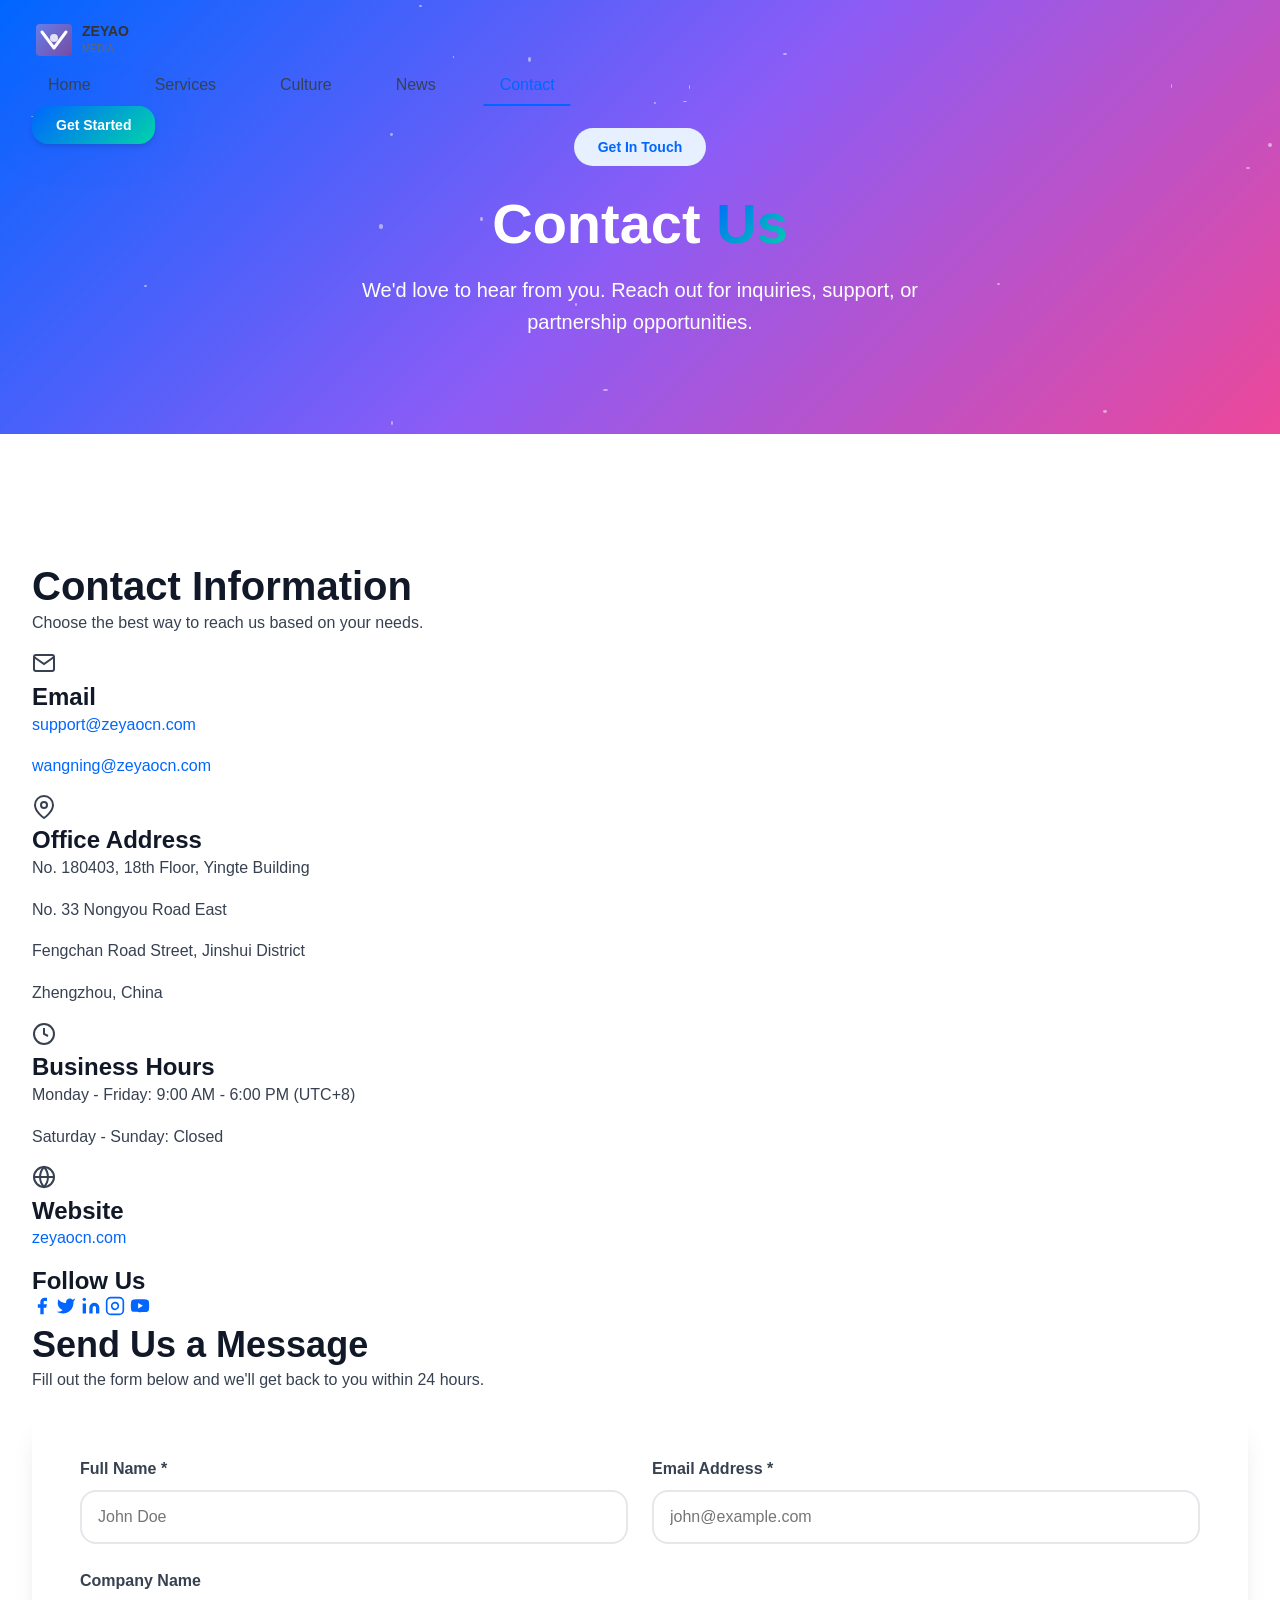
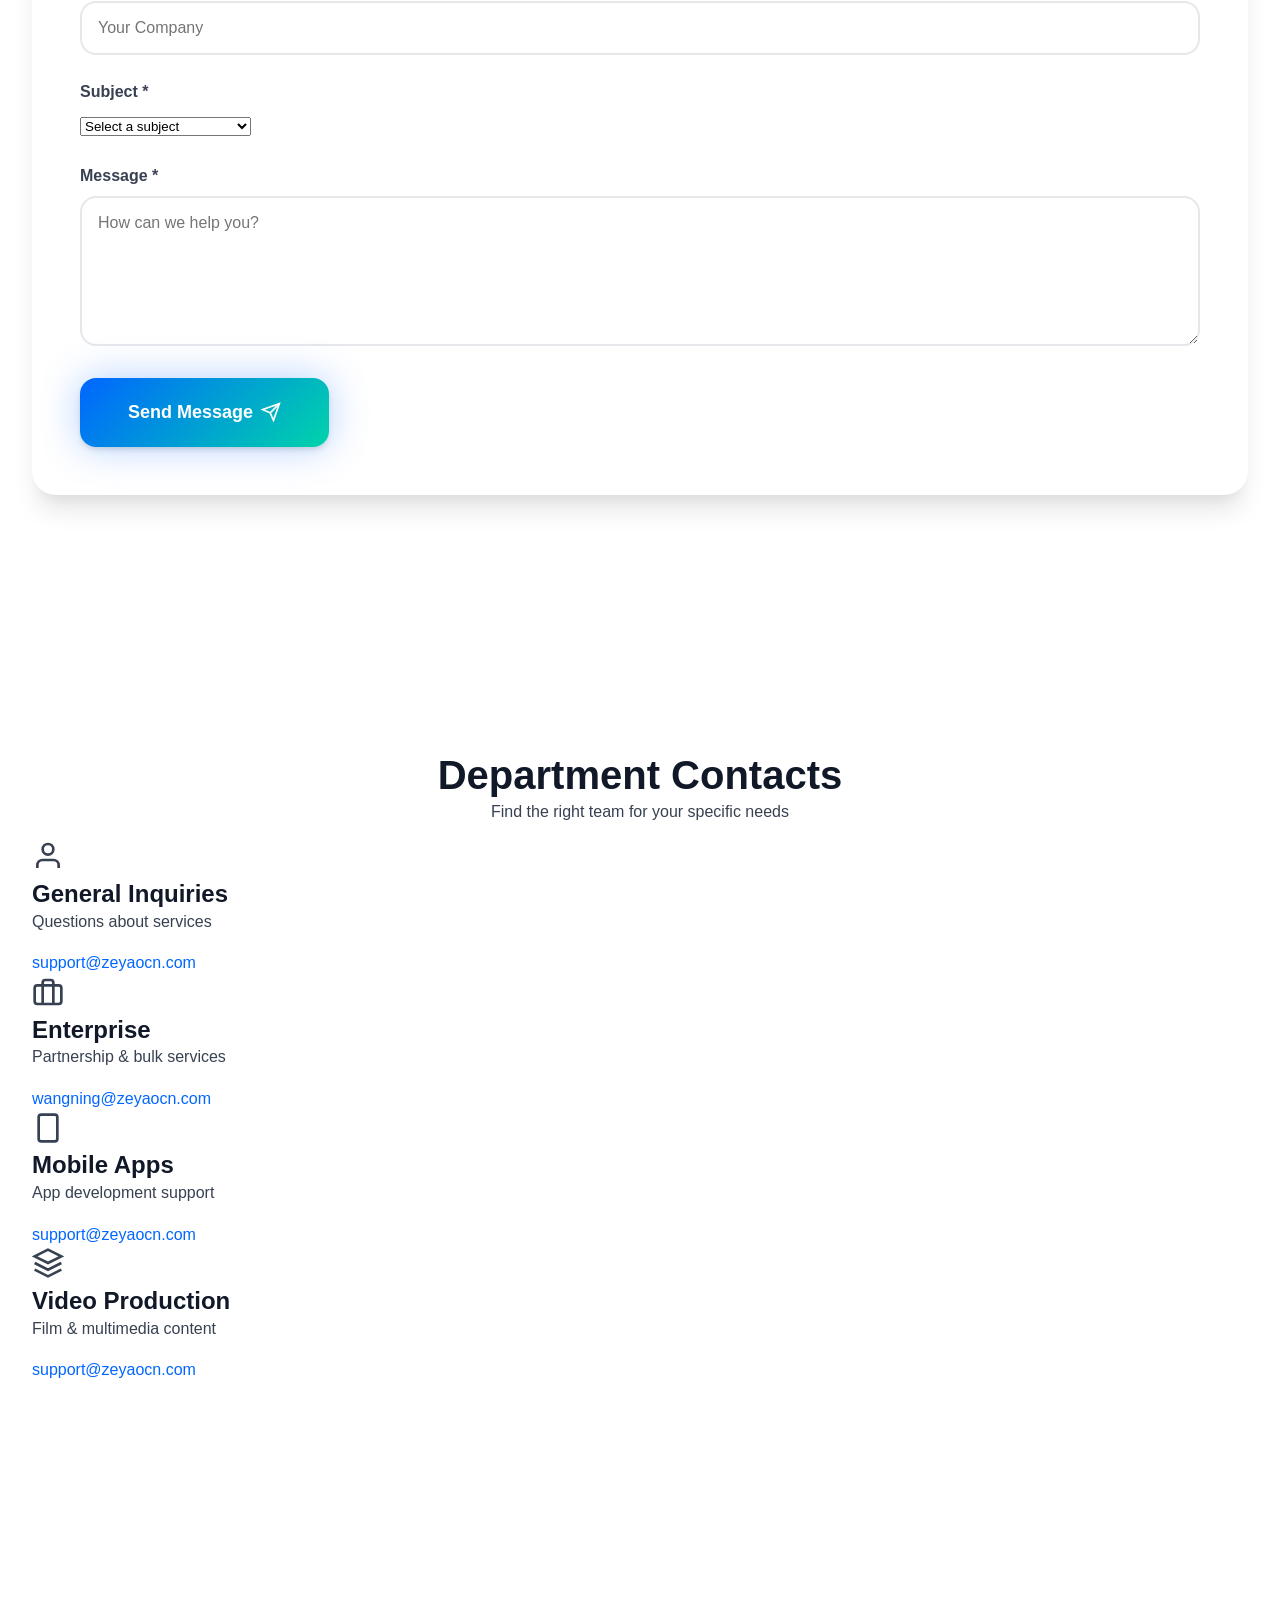
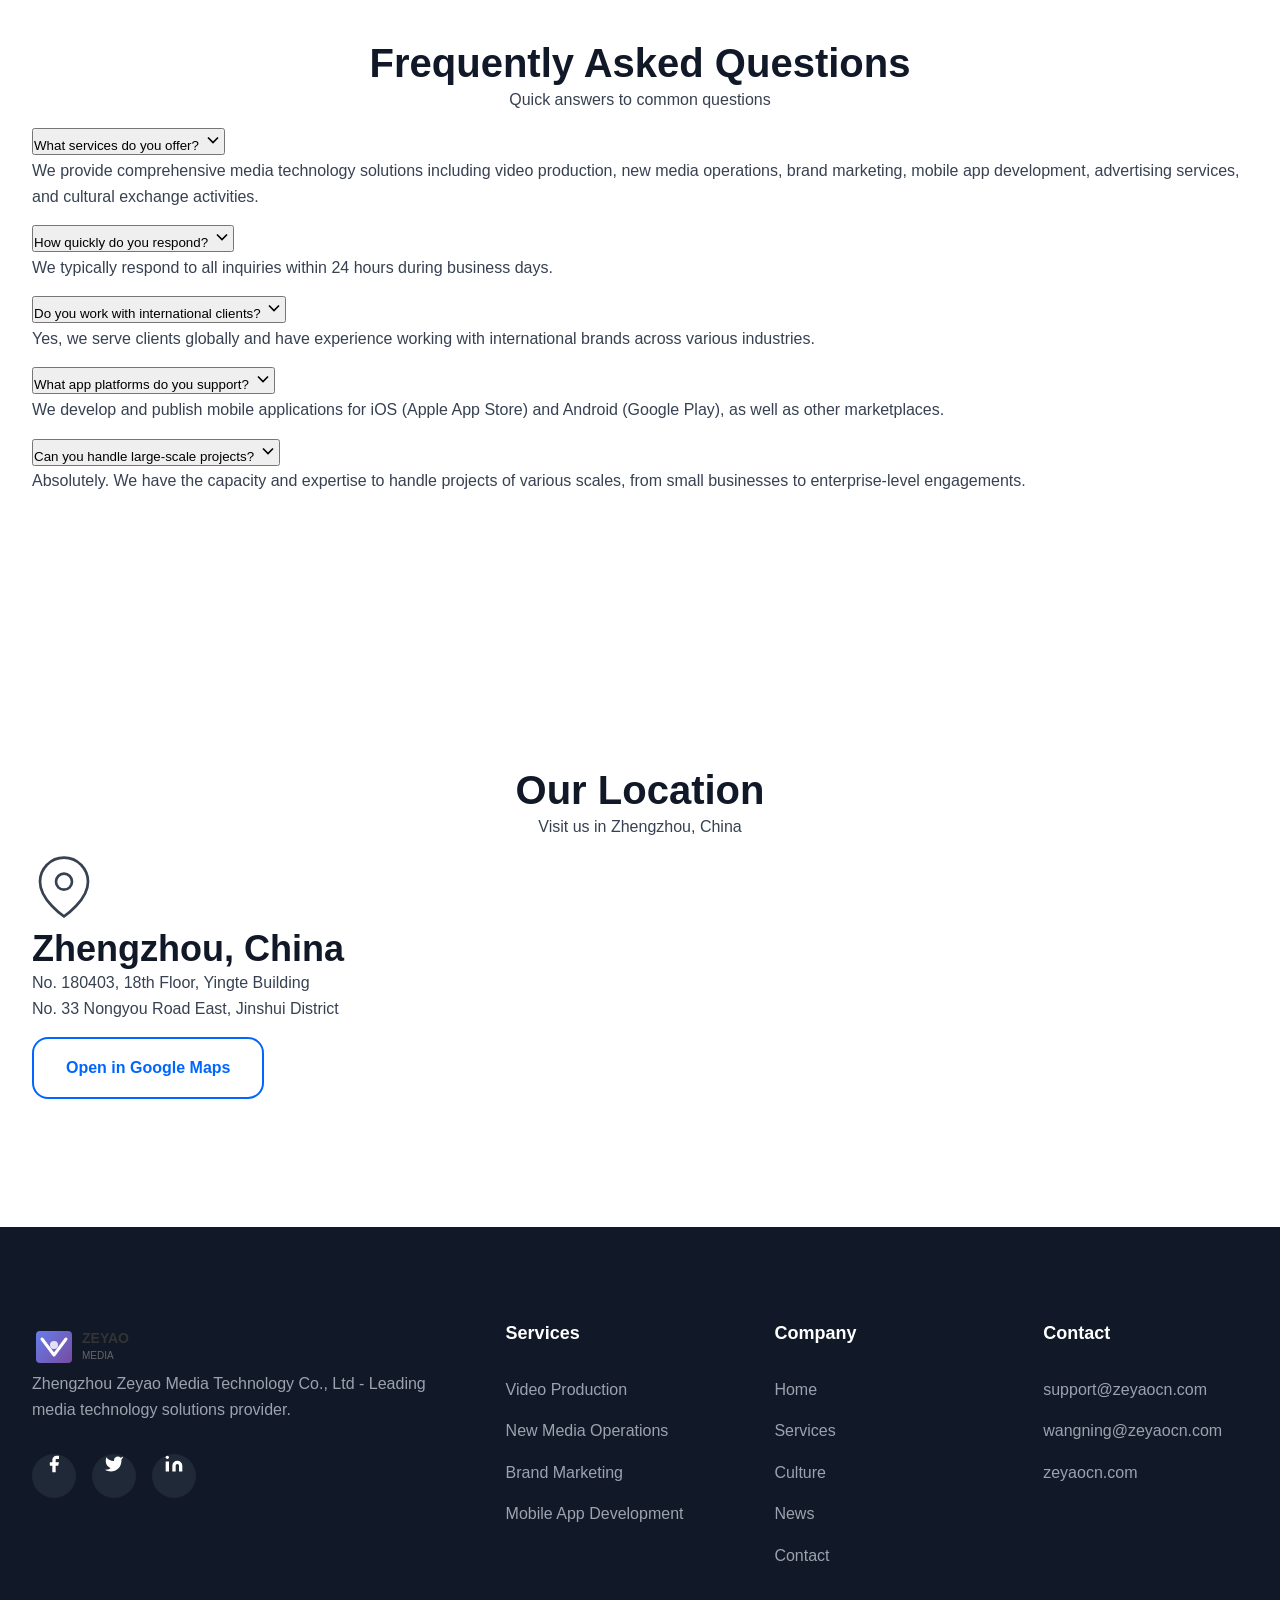
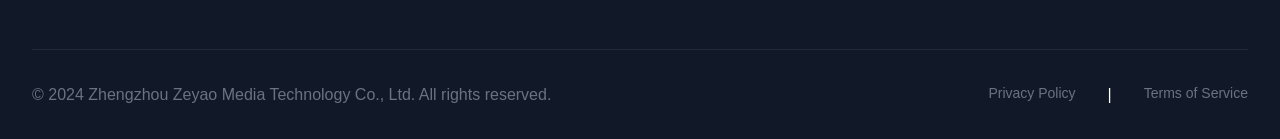
<file: contact.html>
<!DOCTYPE html>
<html lang="en">
<head>
    <meta charset="UTF-8">
    <meta name="viewport" content="width=device-width, initial-scale=1.0">
    <meta name="description" content="Contact Zeyao Media - Get in touch for business inquiries, support, or partnership. Zhengzhou Zeyao Media Technology Co., Ltd.">
    <meta name="robots" content="index, follow">
    <meta property="og:title" content="Contact Us - Zeyao Media">
    <meta property="og:type" content="website">
    <link rel="canonical" href="https://zeyaocn.com/contact">
    <title>Contact Us - Zeyao Media | Get In Touch</title>
    <link rel="stylesheet" href="css/style.css">
    <link rel="stylesheet" href="css/animations.css">
    <link rel="stylesheet" href="css/responsive.css">
</head>
<body>
    <!-- Navigation -->
    <nav class="navbar">
        <div class="container">
            <a href="index.html" class="navbar-brand">
                <img src="images/logo.svg" alt="Zeyao Media Logo" width="160" height="48">
            </a>
            <div class="navbar-menu">
                <a href="index.html" class="nav-link">Home</a>
                <a href="services.html" class="nav-link">Services</a>
                <a href="culture.html" class="nav-link">Culture</a>
                <a href="news.html" class="nav-link">News</a>
                <a href="contact.html" class="nav-link active">Contact</a>
            </div>
            <div class="navbar-cta">
                <a href="contact.html" class="btn btn-primary btn-sm">Get Started</a>
            </div>
            <button class="mobile-menu-btn" aria-label="Toggle menu">
                <span></span>
                <span></span>
                <span></span>
            </button>
        </div>
    </nav>

    <!-- Mobile Menu -->
    <div class="mobile-menu">
        <div class="mobile-menu-header">
            <img src="images/logo.svg" alt="Zeyao Media" width="140" height="42">
            <button class="mobile-menu-close" aria-label="Close menu">×</button>
        </div>
        <nav class="mobile-menu-nav">
            <a href="index.html" class="nav-link">Home</a>
            <a href="services.html" class="nav-link">Services</a>
            <a href="culture.html" class="nav-link">Culture</a>
            <a href="news.html" class="nav-link">News</a>
            <a href="contact.html" class="nav-link active">Contact</a>
        </nav>
        <div class="mobile-menu-footer">
            <a href="contact.html" class="btn btn-primary btn-block">Get Started</a>
        </div>
    </div>

    <!-- Page Header -->
    <section class="page-header">
        <div class="page-header-bg">
            <div class="particles"></div>
        </div>
        <div class="container">
            <div class="page-header-content">
                <div class="section-badge reveal">Get In Touch</div>
                <h1 class="reveal">Contact <span class="text-gradient">Us</span></h1>
                <p class="page-header-description reveal">We'd love to hear from you. Reach out for inquiries, support, or partnership opportunities.</p>
            </div>
        </div>
    </section>

    <!-- Main Contact Section -->
    <section class="section">
        <div class="container">
            <div class="contact-layout">
                <!-- Left Column: Contact Info -->
                <div class="contact-info-panel reveal-left">
                    <h2>Contact Information</h2>
                    <p class="contact-intro">Choose the best way to reach us based on your needs.</p>
                    
                    <div class="contact-info-list">
                        <!-- Email -->
                        <div class="info-item">
                            <div class="info-icon">
                                <svg width="24" height="24" viewBox="0 0 24 24" fill="none" stroke="currentColor" stroke-width="2">
                                    <path d="M4 4h16c1.1 0 2 .9 2 2v12c0 1.1-.9 2-2 2H4c-1.1 0-2-.9-2-2V6c0-1.1.9-2 2-2z"/>
                                    <polyline points="22,6 12,13 2,6"/>
                                </svg>
                            </div>
                            <div class="info-content">
                                <h4>Email</h4>
                                <p><a href="mailto:support@zeyaocn.com">support@zeyaocn.com</a></p>
                                <p><a href="mailto:wangning@zeyaocn.com">wangning@zeyaocn.com</a></p>
                            </div>
                        </div>

                        <!-- Address -->
                        <div class="info-item">
                            <div class="info-icon">
                                <svg width="24" height="24" viewBox="0 0 24 24" fill="none" stroke="currentColor" stroke-width="2">
                                    <path d="M21 10c0 7-9 13-9 13s-9-6-9-13a9 9 0 0 1 18 0z"/>
                                    <circle cx="12" cy="10" r="3"/>
                                </svg>
                            </div>
                            <div class="info-content">
                                <h4>Office Address</h4>
                                <p>No. 180403, 18th Floor, Yingte Building</p>
                                <p>No. 33 Nongyou Road East</p>
                                <p>Fengchan Road Street, Jinshui District</p>
                                <p>Zhengzhou, China</p>
                            </div>
                        </div>

                        <!-- Hours -->
                        <div class="info-item">
                            <div class="info-icon">
                                <svg width="24" height="24" viewBox="0 0 24 24" fill="none" stroke="currentColor" stroke-width="2">
                                    <circle cx="12" cy="12" r="10"/>
                                    <polyline points="12 6 12 12 16 14"/>
                                </svg>
                            </div>
                            <div class="info-content">
                                <h4>Business Hours</h4>
                                <p>Monday - Friday: 9:00 AM - 6:00 PM (UTC+8)</p>
                                <p>Saturday - Sunday: Closed</p>
                            </div>
                        </div>

                        <!-- Website -->
                        <div class="info-item">
                            <div class="info-icon">
                                <svg width="24" height="24" viewBox="0 0 24 24" fill="none" stroke="currentColor" stroke-width="2">
                                    <circle cx="12" cy="12" r="10"/>
                                    <line x1="2" y1="12" x2="22" y2="12"/>
                                    <path d="M12 2a15.3 15.3 0 0 1 4 10 15.3 15.3 0 0 1-4 10 15.3 15.3 0 0 1-4-10 15.3 15.3 0 0 1 4-10z"/>
                                </svg>
                            </div>
                            <div class="info-content">
                                <h4>Website</h4>
                                <p><a href="https://zeyaocn.com">zeyaocn.com</a></p>
                            </div>
                        </div>
                    </div>

                    <!-- Social Links -->
                    <div class="social-section">
                        <h4>Follow Us</h4>
                        <div class="social-icons-row">
                            <a href="#" class="social-icon" aria-label="Facebook">
                                <svg width="20" height="20" viewBox="0 0 24 24" fill="currentColor"><path d="M18 2h-3a5 5 0 0 0-5 5v3H7v4h3v8h4v-8h3l1-4h-4V7a1 1 0 0 1 1-1h3z"/></svg>
                            </a>
                            <a href="#" class="social-icon" aria-label="Twitter">
                                <svg width="20" height="20" viewBox="0 0 24 24" fill="currentColor"><path d="M23 3a10.9 10.9 0 0 1-3.14 1.53 4.48 4.48 0 0 0-7.86 3v1A10.66 10.66 0 0 1 3 4s-4 9 5 13a11.64 11.64 0 0 1-7 2c9 5 20 0 20-11.5a4.5 4.5 0 0 0-.08-.83A7.72 7.72 0 0 0 23 3z"/></svg>
                            </a>
                            <a href="#" class="social-icon" aria-label="LinkedIn">
                                <svg width="20" height="20" viewBox="0 0 24 24" fill="currentColor"><path d="M16 8a6 6 0 0 1 6 6v7h-4v-7a2 2 0 0 0-2-2 2 2 0 0 0-2 2v7h-4v-7a6 6 0 0 1 6-6z"/><rect x="2" y="9" width="4" height="12"/><circle cx="4" cy="4" r="2"/></svg>
                            </a>
                            <a href="#" class="social-icon" aria-label="Instagram">
                                <svg width="20" height="20" viewBox="0 0 24 24" fill="none" stroke="currentColor" stroke-width="2"><rect x="2" y="2" width="20" height="20" rx="5" ry="5"/><path d="M16 11.37A4 4 0 1 1 12.63 8 4 4 0 0 1 16 11.37z"/><line x1="17.5" y1="6.5" x2="17.51" y2="6.5"/></svg>
                            </a>
                            <a href="#" class="social-icon" aria-label="YouTube">
                                <svg width="20" height="20" viewBox="0 0 24 24" fill="currentColor"><path d="M22.54 6.42a2.78 2.78 0 0 0-1.94-2C18.88 4 12 4 12 4s-6.88 0-8.6.46a2.78 2.78 0 0 0-1.94 2A29 29 0 0 0 1 11.75a29 29 0 0 0 .46 5.33A2.78 2.78 0 0 0 3.4 19c1.72.46 8.6.46 8.6.46s6.88 0 8.6-.46a2.78 2.78 0 0 0 1.94-2 29 29 0 0 0 .46-5.25 29 29 0 0 0-.46-5.33z"/><polygon points="9.75 15.02 15.5 11.75 9.75 8.48 9.75 15.02" fill="#fff"/></svg>
                            </a>
                        </div>
                    </div>
                </div>

                <!-- Right Column: Contact Form -->
                <div class="contact-form-panel reveal-right">
                    <div class="form-container">
                        <h3>Send Us a Message</h3>
                        <p class="form-intro">Fill out the form below and we'll get back to you within 24 hours.</p>
                        
                        <form id="contactForm" class="contact-form">
                            <div class="form-row">
                                <div class="form-group">
                                    <label for="name">Full Name *</label>
                                    <input type="text" id="name" name="name" required placeholder="John Doe">
                                </div>
                                <div class="form-group">
                                    <label for="email">Email Address *</label>
                                    <input type="email" id="email" name="email" required placeholder="john@example.com">
                                </div>
                            </div>
                            
                            <div class="form-group">
                                <label for="company">Company Name</label>
                                <input type="text" id="company" name="company" placeholder="Your Company">
                            </div>
                            
                            <div class="form-group">
                                <label for="subject">Subject *</label>
                                <select id="subject" name="subject" required>
                                    <option value="">Select a subject</option>
                                    <option value="general">General Inquiry</option>
                                    <option value="business">Business Partnership</option>
                                    <option value="support">Technical Support</option>
                                    <option value="advertising">Advertising Services</option>
                                    <option value="mobile-app">Mobile App Development</option>
                                    <option value="video-production">Video Production</option>
                                    <option value="brand-marketing">Brand Marketing</option>
                                    <option value="feedback">Feedback</option>
                                    <option value="other">Other</option>
                                </select>
                            </div>
                            
                            <div class="form-group">
                                <label for="message">Message *</label>
                                <textarea id="message" name="message" required placeholder="How can we help you?" rows="5"></textarea>
                            </div>
                            
                            <button type="submit" class="btn btn-primary btn-lg btn-block">
                                <span>Send Message</span>
                                <svg width="20" height="20" viewBox="0 0 24 24" fill="none" stroke="currentColor" stroke-width="2"><line x1="22" y1="2" x2="11" y2="13"/><polygon points="22 2 15 22 11 13 2 9 22 2"/></svg>
                            </button>
                        </form>
                    </div>
                </div>
            </div>
        </div>
    </section>

    <!-- Department Contacts -->
    <section class="section section-alt">
        <div class="container">
            <div class="section-header text-center reveal">
                <h2>Department Contacts</h2>
                <p class="section-subtitle">Find the right team for your specific needs</p>
            </div>
            
            <div class="department-grid reveal">
                <div class="department-card">
                    <div class="department-icon">
                        <svg width="32" height="32" viewBox="0 0 24 24" fill="none" stroke="currentColor" stroke-width="2">
                            <path d="M20 21v-2a4 4 0 0 0-4-4H8a4 4 0 0 0-4 4v2"/>
                            <circle cx="12" cy="7" r="4"/>
                        </svg>
                    </div>
                    <h4>General Inquiries</h4>
                    <p>Questions about services</p>
                    <a href="mailto:support@zeyaocn.com">support@zeyaocn.com</a>
                </div>

                <div class="department-card">
                    <div class="department-icon">
                        <svg width="32" height="32" viewBox="0 0 24 24" fill="none" stroke="currentColor" stroke-width="2">
                            <rect x="2" y="7" width="20" height="14" rx="2" ry="2"/>
                            <path d="M16 21V5a2 2 0 0 0-2-2h-4a2 2 0 0 0-2 2v16"/>
                        </svg>
                    </div>
                    <h4>Enterprise</h4>
                    <p>Partnership & bulk services</p>
                    <a href="mailto:wangning@zeyaocn.com">wangning@zeyaocn.com</a>
                </div>

                <div class="department-card">
                    <div class="department-icon">
                        <svg width="32" height="32" viewBox="0 0 24 24" fill="none" stroke="currentColor" stroke-width="2">
                            <rect x="5" y="2" width="14" height="20" rx="2" ry="2"/>
                            <line x1="12" y1="18" x2="12.01" y2="18"/>
                        </svg>
                    </div>
                    <h4>Mobile Apps</h4>
                    <p>App development support</p>
                    <a href="mailto:support@zeyaocn.com">support@zeyaocn.com</a>
                </div>

                <div class="department-card">
                    <div class="department-icon">
                        <svg width="32" height="32" viewBox="0 0 24 24" fill="none" stroke="currentColor" stroke-width="2">
                            <polygon points="12 2 2 7 12 12 22 7 12 2"/>
                            <polyline points="2 17 12 22 22 17"/>
                            <polyline points="2 12 12 17 22 12"/>
                        </svg>
                    </div>
                    <h4>Video Production</h4>
                    <p>Film & multimedia content</p>
                    <a href="mailto:support@zeyaocn.com">support@zeyaocn.com</a>
                </div>
            </div>
        </div>
    </section>

    <!-- FAQ Section -->
    <section class="section">
        <div class="container">
            <div class="section-header text-center reveal">
                <h2>Frequently Asked Questions</h2>
                <p class="section-subtitle">Quick answers to common questions</p>
            </div>
            
            <div class="faq-accordion reveal">
                <div class="faq-item">
                    <button class="faq-question">
                        <span>What services do you offer?</span>
                        <svg width="20" height="20" viewBox="0 0 24 24" fill="none" stroke="currentColor" stroke-width="2"><polyline points="6 9 12 15 18 9"/></svg>
                    </button>
                    <div class="faq-answer">
                        <p>We provide comprehensive media technology solutions including video production, new media operations, brand marketing, mobile app development, advertising services, and cultural exchange activities.</p>
                    </div>
                </div>

                <div class="faq-item">
                    <button class="faq-question">
                        <span>How quickly do you respond?</span>
                        <svg width="20" height="20" viewBox="0 0 24 24" fill="none" stroke="currentColor" stroke-width="2"><polyline points="6 9 12 15 18 9"/></svg>
                    </button>
                    <div class="faq-answer">
                        <p>We typically respond to all inquiries within 24 hours during business days.</p>
                    </div>
                </div>

                <div class="faq-item">
                    <button class="faq-question">
                        <span>Do you work with international clients?</span>
                        <svg width="20" height="20" viewBox="0 0 24 24" fill="none" stroke="currentColor" stroke-width="2"><polyline points="6 9 12 15 18 9"/></svg>
                    </button>
                    <div class="faq-answer">
                        <p>Yes, we serve clients globally and have experience working with international brands across various industries.</p>
                    </div>
                </div>

                <div class="faq-item">
                    <button class="faq-question">
                        <span>What app platforms do you support?</span>
                        <svg width="20" height="20" viewBox="0 0 24 24" fill="none" stroke="currentColor" stroke-width="2"><polyline points="6 9 12 15 18 9"/></svg>
                    </button>
                    <div class="faq-answer">
                        <p>We develop and publish mobile applications for iOS (Apple App Store) and Android (Google Play), as well as other marketplaces.</p>
                    </div>
                </div>

                <div class="faq-item">
                    <button class="faq-question">
                        <span>Can you handle large-scale projects?</span>
                        <svg width="20" height="20" viewBox="0 0 24 24" fill="none" stroke="currentColor" stroke-width="2"><polyline points="6 9 12 15 18 9"/></svg>
                    </button>
                    <div class="faq-answer">
                        <p>Absolutely. We have the capacity and expertise to handle projects of various scales, from small businesses to enterprise-level engagements.</p>
                    </div>
                </div>
            </div>
        </div>
    </section>

    <!-- Location Section -->
    <section class="section section-alt">
        <div class="container">
            <div class="section-header text-center reveal">
                <h2>Our Location</h2>
                <p class="section-subtitle">Visit us in Zhengzhou, China</p>
            </div>
            <div class="location-card reveal">
                <div class="location-map">
                    <svg width="64" height="64" viewBox="0 0 24 24" fill="none" stroke="currentColor" stroke-width="1">
                        <path d="M21 10c0 7-9 13-9 13s-9-6-9-13a9 9 0 0 1 18 0z"/>
                        <circle cx="12" cy="10" r="3"/>
                    </svg>
                </div>
                <div class="location-info">
                    <h3>Zhengzhou, China</h3>
                    <p>No. 180403, 18th Floor, Yingte Building<br>No. 33 Nongyou Road East, Jinshui District</p>
                    <a href="https://maps.google.com/?q=Zhengzhou+China" target="_blank" rel="noopener" class="btn btn-secondary">Open in Google Maps</a>
                </div>
            </div>
        </div>
    </section>

    <!-- Footer -->
    <footer class="footer">
        <div class="container">
            <div class="footer-top">
                <div class="footer-brand">
                    <a href="index.html" class="footer-logo">
                        <img src="images/logo.svg" alt="Zeyao Media" width="160" height="48">
                    </a>
                    <p class="footer-description">Zhengzhou Zeyao Media Technology Co., Ltd - Leading media technology solutions provider.</p>
                    <div class="footer-social">
                        <a href="#" aria-label="Facebook"><svg width="20" height="20" viewBox="0 0 24 24" fill="currentColor"><path d="M18 2h-3a5 5 0 0 0-5 5v3H7v4h3v8h4v-8h3l1-4h-4V7a1 1 0 0 1 1-1h3z"/></svg></a>
                        <a href="#" aria-label="Twitter"><svg width="20" height="20" viewBox="0 0 24 24" fill="currentColor"><path d="M23 3a10.9 10.9 0 0 1-3.14 1.53 4.48 4.48 0 0 0-7.86 3v1A10.66 10.66 0 0 1 3 4s-4 9 5 13a11.64 11.64 0 0 1-7 2c9 5 20 0 20-11.5a4.5 4.5 0 0 0-.08-.83A7.72 7.72 0 0 0 23 3z"/></svg></a>
                        <a href="#" aria-label="LinkedIn"><svg width="20" height="20" viewBox="0 0 24 24" fill="currentColor"><path d="M16 8a6 6 0 0 1 6 6v7h-4v-7a2 2 0 0 0-2-2 2 2 0 0 0-2 2v7h-4v-7a6 6 0 0 1 6-6z"/><rect x="2" y="9" width="4" height="12"/><circle cx="4" cy="4" r="2"/></svg></a>
                    </div>
                </div>
                <div class="footer-column">
                    <h4>Services</h4>
                    <ul class="footer-links">
                        <li><a href="services.html">Video Production</a></li>
                        <li><a href="services.html">New Media Operations</a></li>
                        <li><a href="services.html">Brand Marketing</a></li>
                        <li><a href="services.html">Mobile App Development</a></li>
                    </ul>
                </div>
                <div class="footer-column">
                    <h4>Company</h4>
                    <ul class="footer-links">
                        <li><a href="index.html">Home</a></li>
                        <li><a href="services.html">Services</a></li>
                        <li><a href="culture.html">Culture</a></li>
                        <li><a href="news.html">News</a></li>
                        <li><a href="contact.html">Contact</a></li>
                    </ul>
                </div>
                <div class="footer-column">
                    <h4>Contact</h4>
                    <ul class="footer-links">
                        <li><a href="mailto:support@zeyaocn.com">support@zeyaocn.com</a></li>
                        <li><a href="mailto:wangning@zeyaocn.com">wangning@zeyaocn.com</a></li>
                        <li><a href="https://zeyaocn.com">zeyaocn.com</a></li>
                    </ul>
                </div>
            </div>
            <div class="footer-bottom">
                <div class="footer-legal">
                    <p>&copy; 2024 Zhengzhou Zeyao Media Technology Co., Ltd. All rights reserved.</p>
                </div>
                <div class="footer-legal">
                    <a href="privacy.html">Privacy Policy</a>
                    <span class="separator">|</span>
                    <a href="terms.html">Terms of Service</a>
                </div>
            </div>
        </div>
    </footer>

    <script src="js/main.js"></script>
    <script src="js/animations.js"></script>
</body>
</html>
</file>
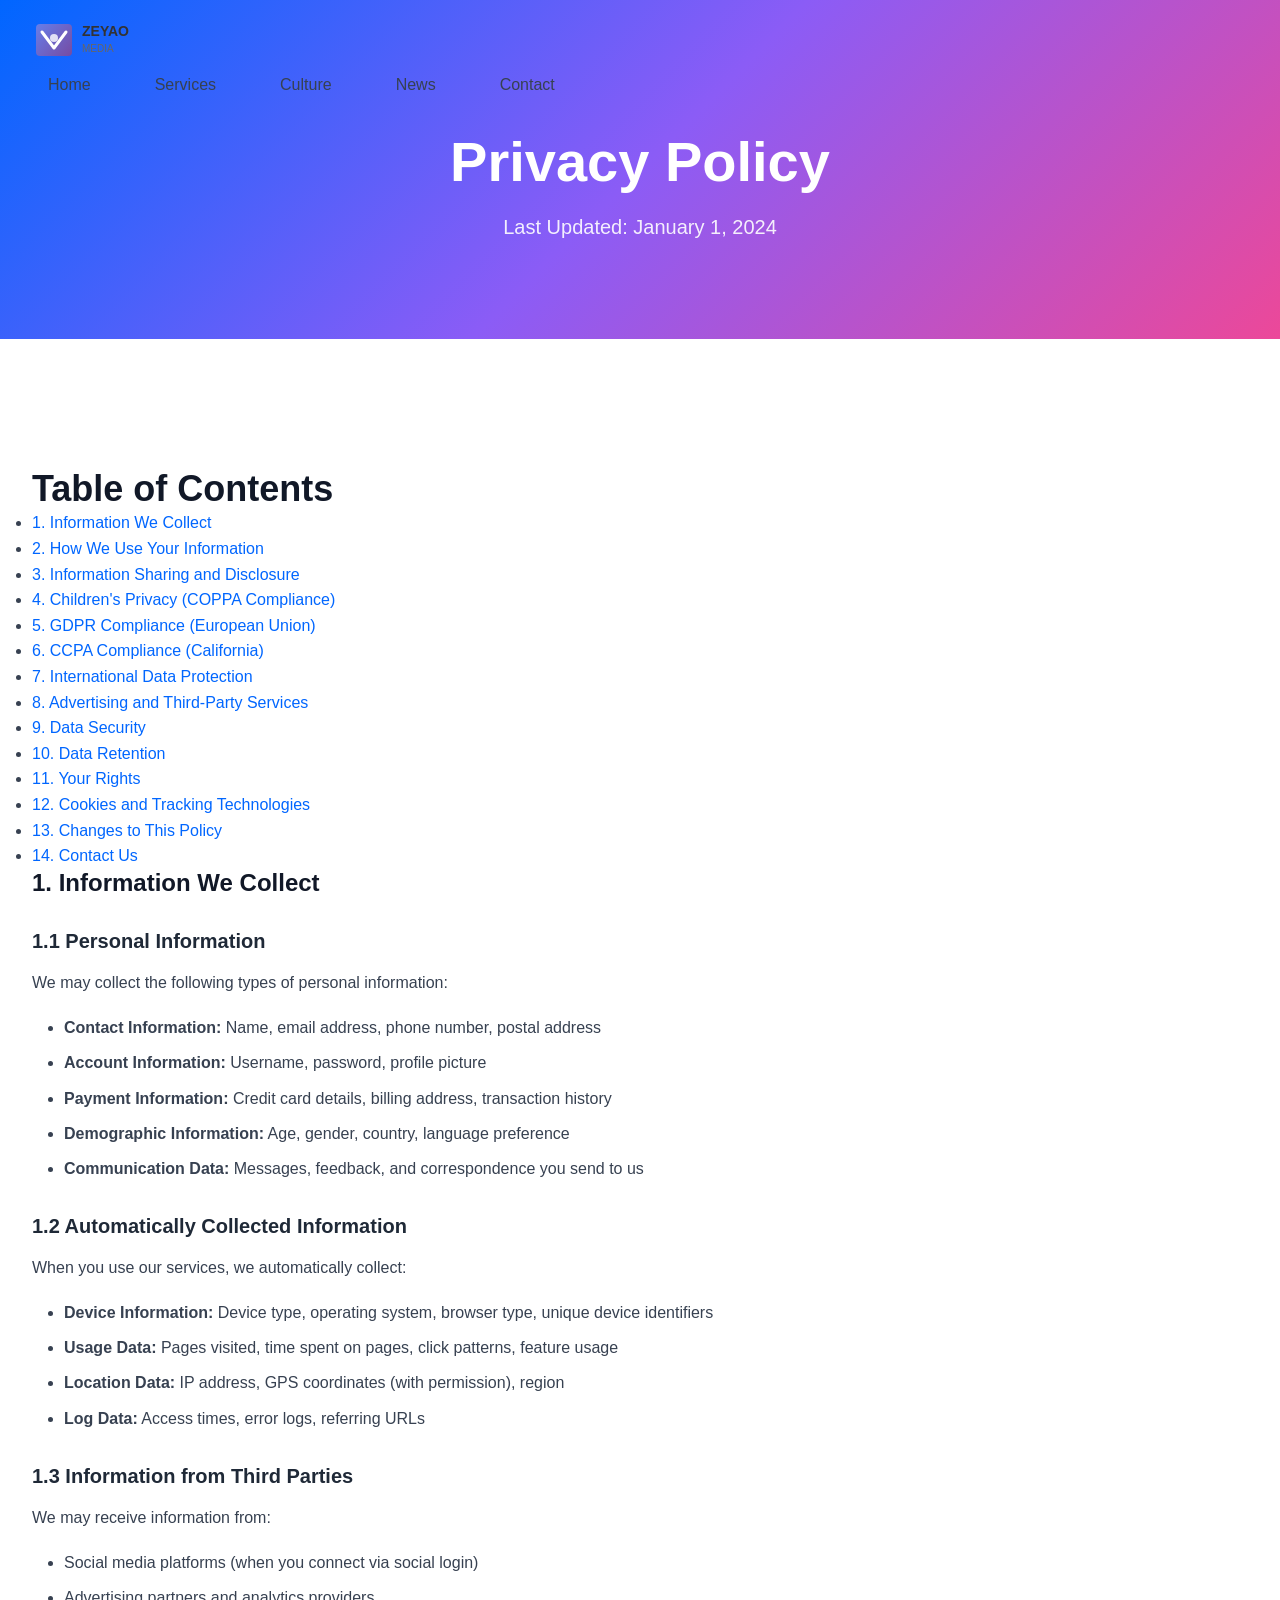
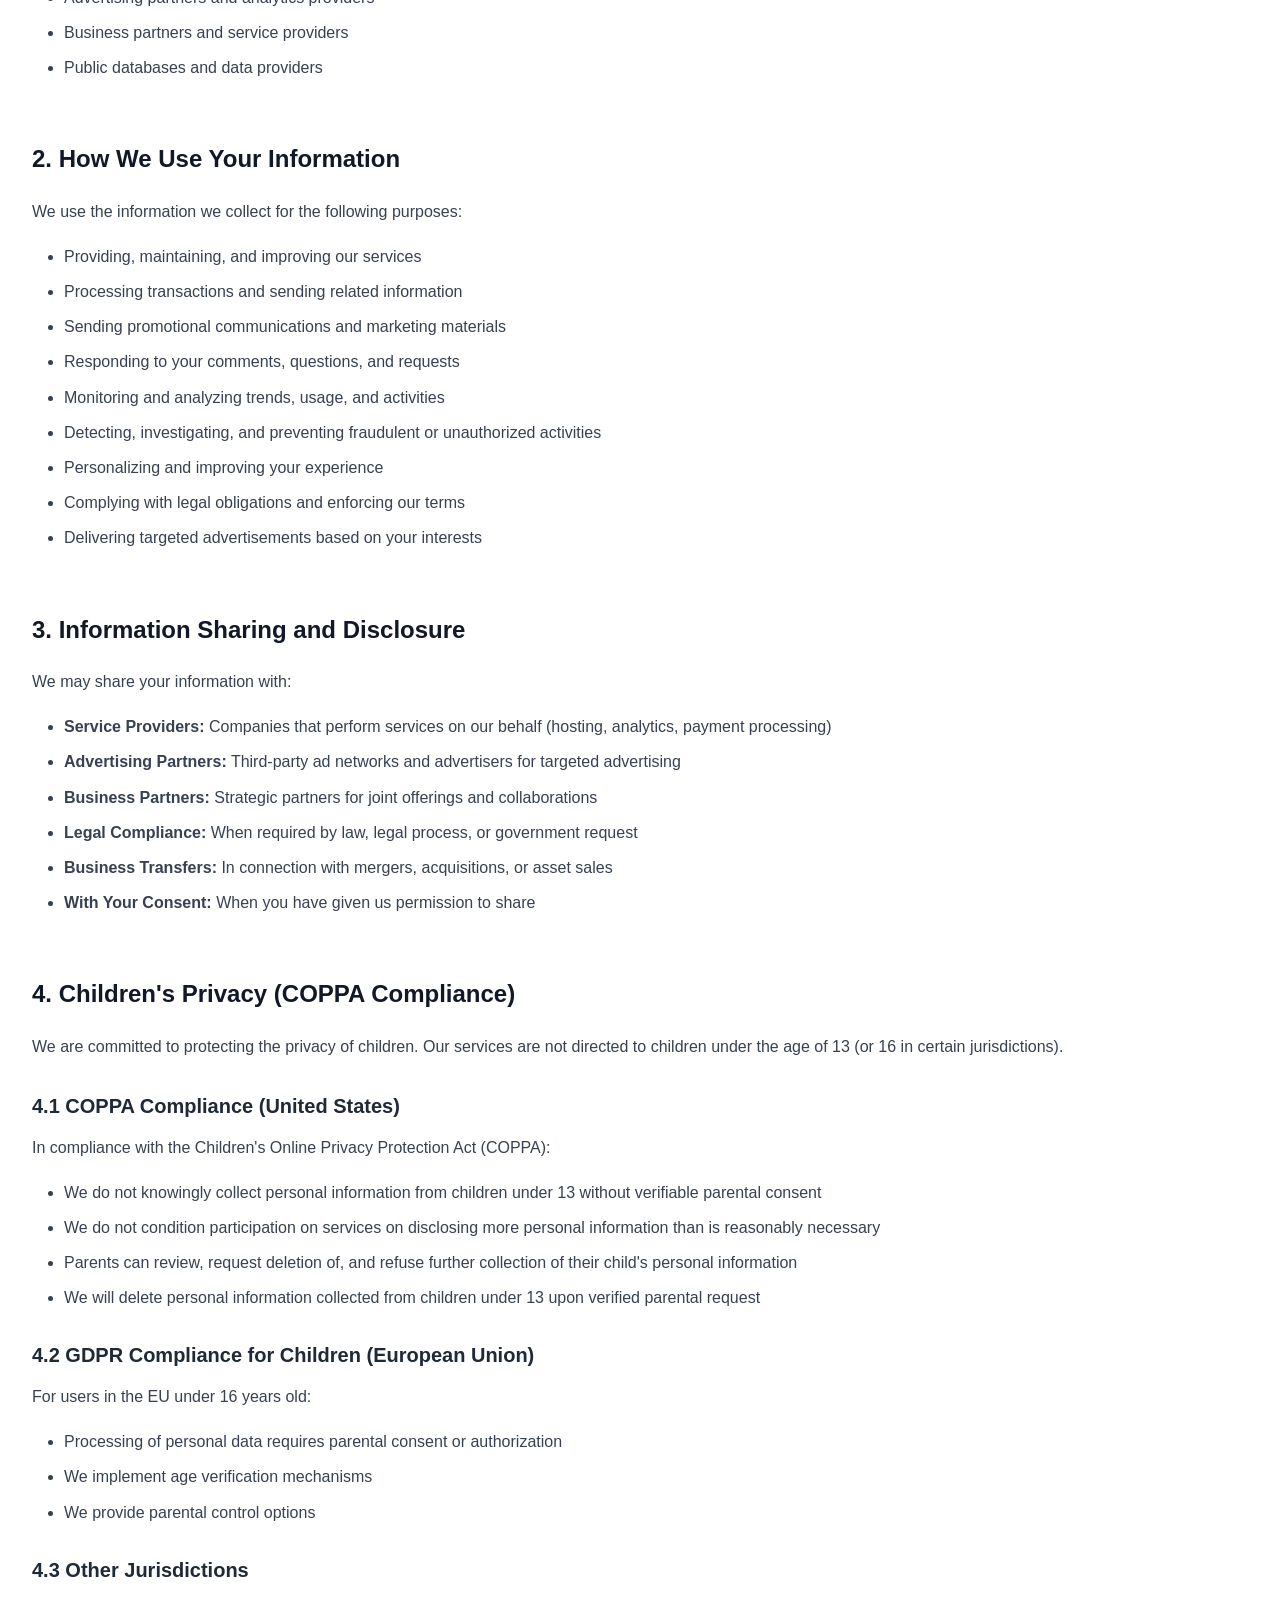
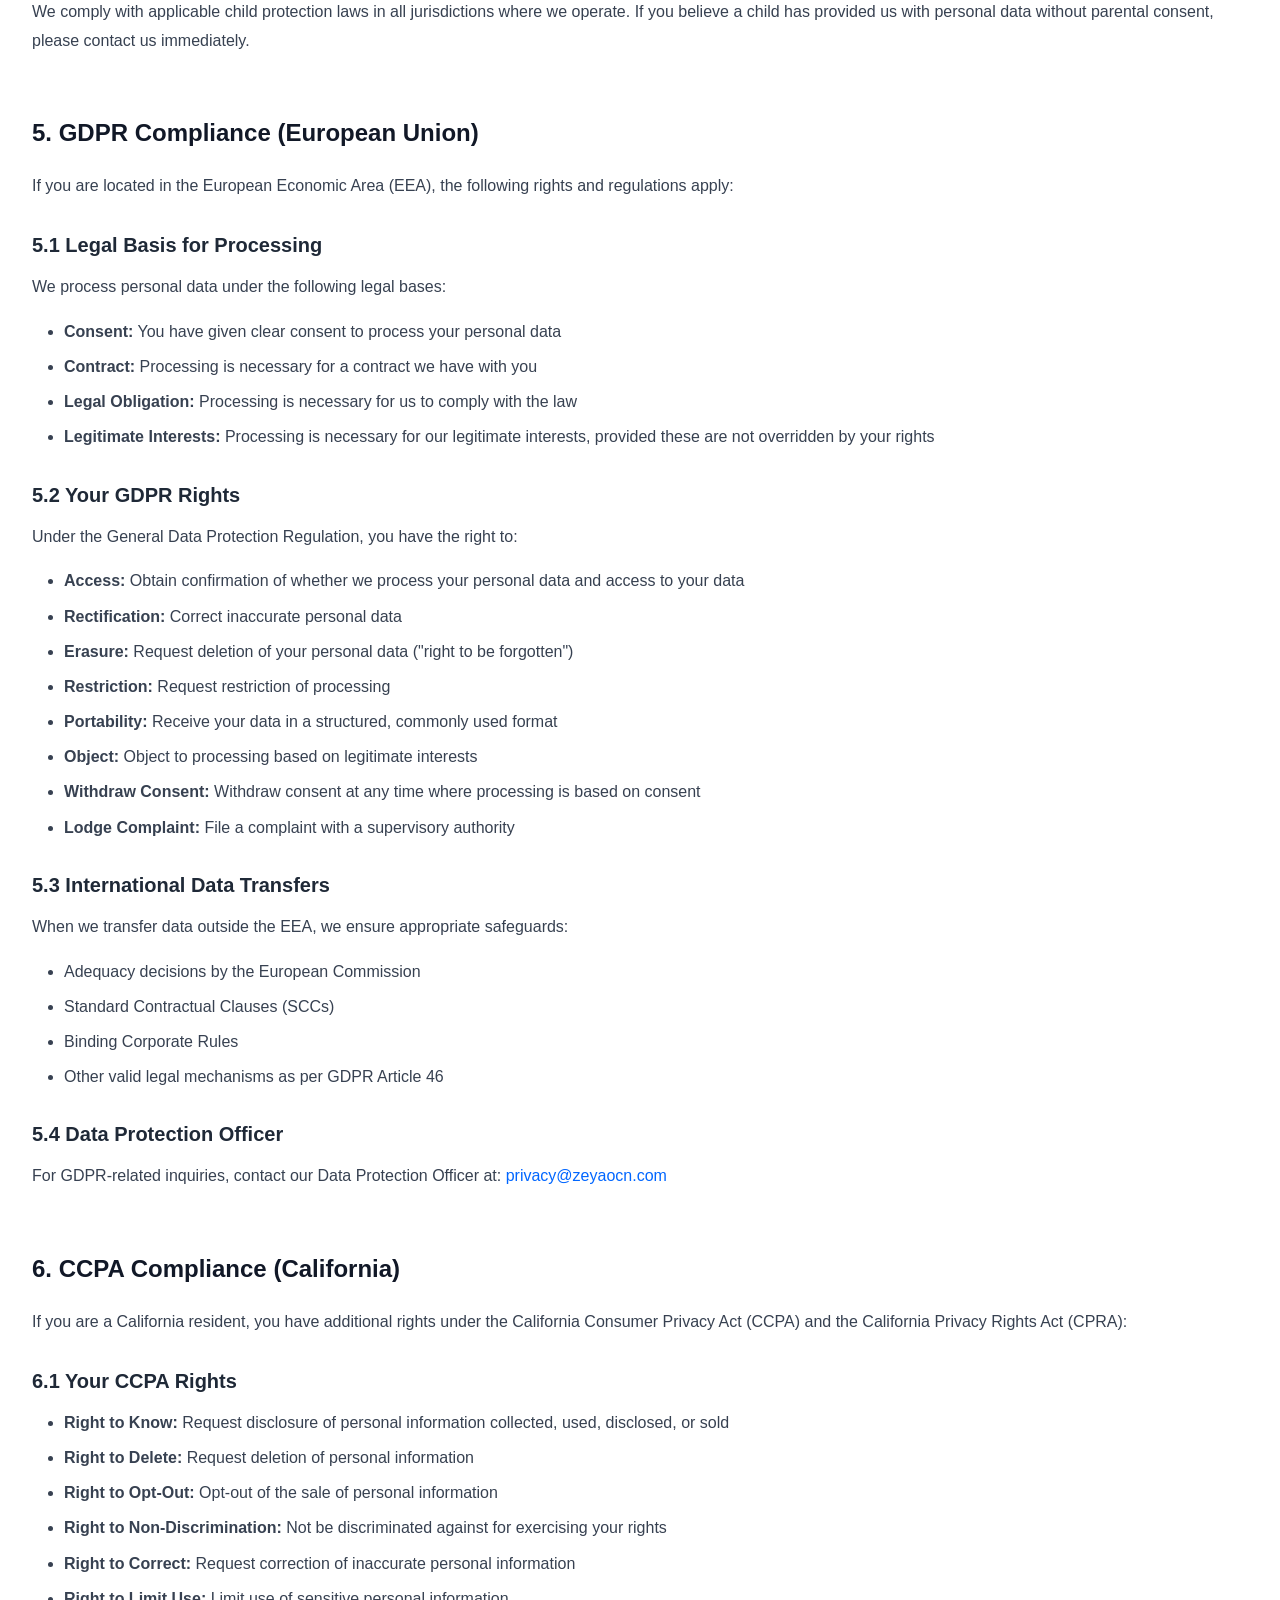
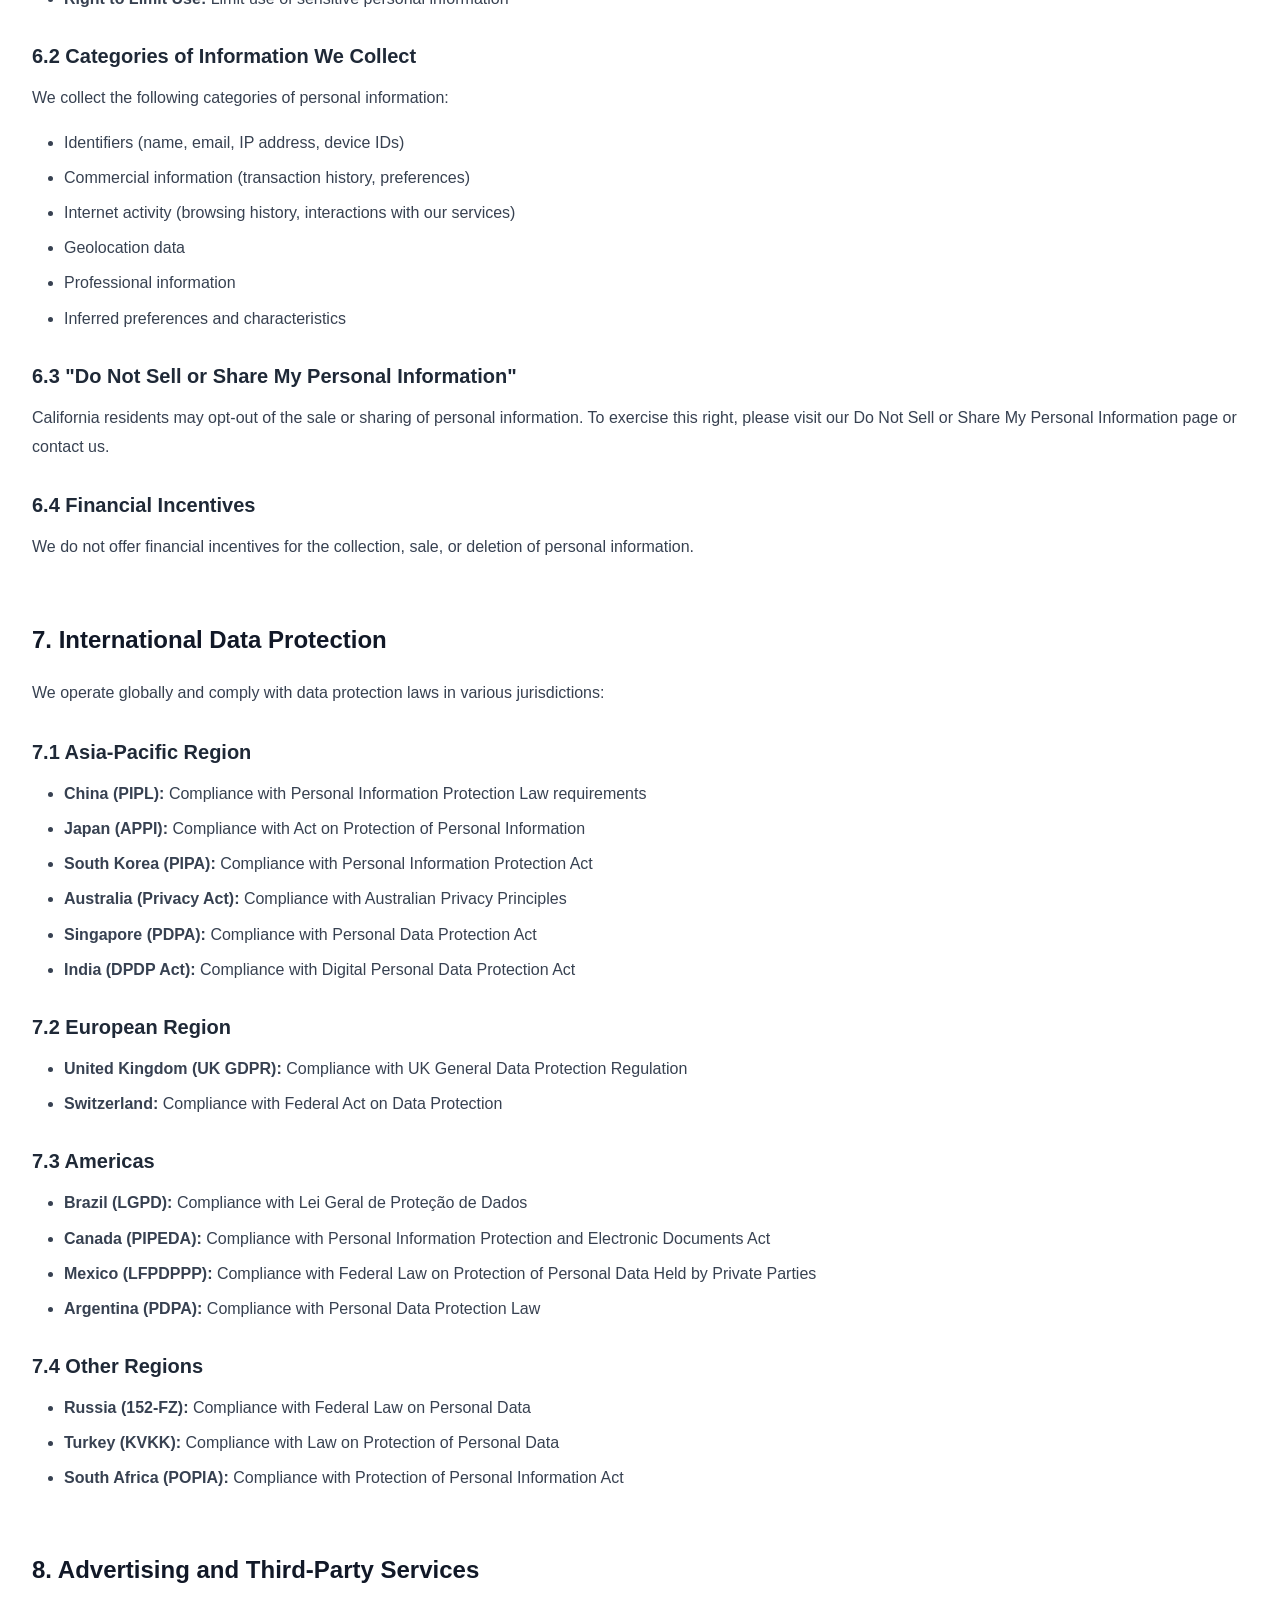
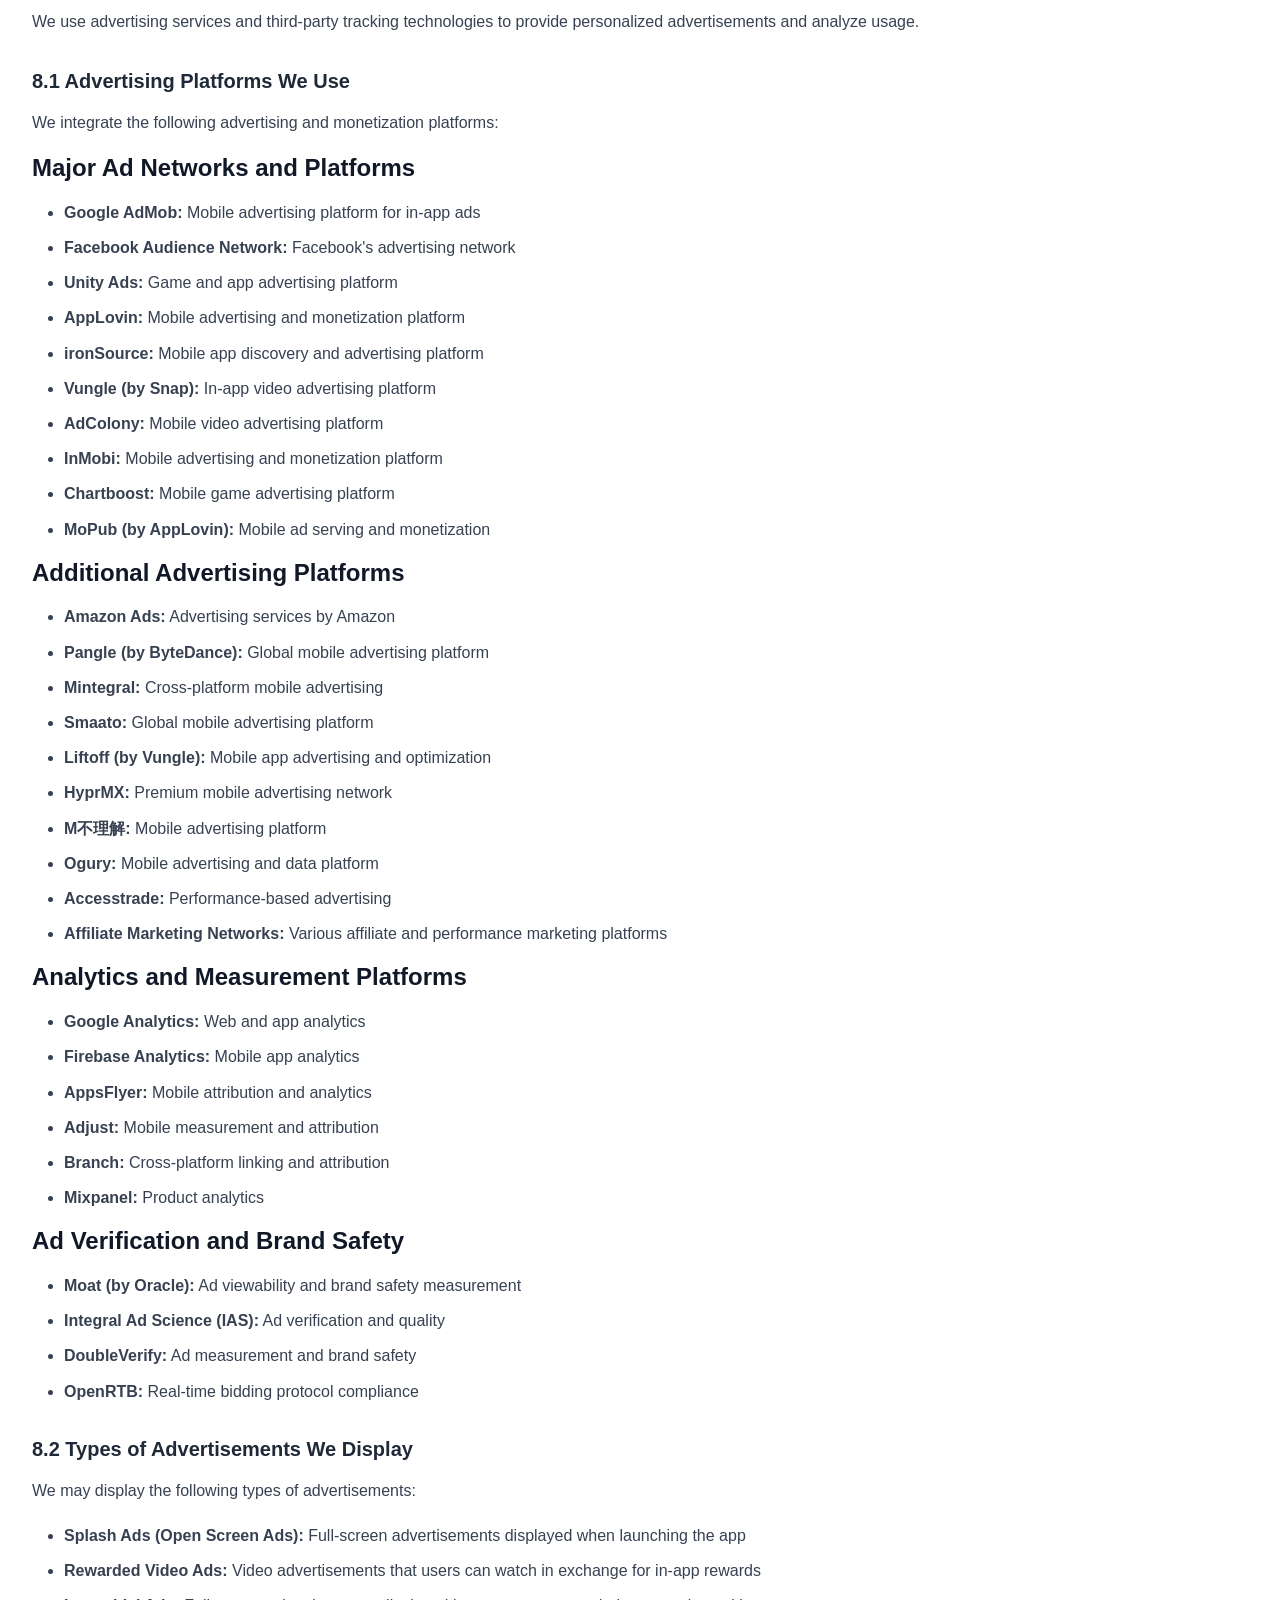
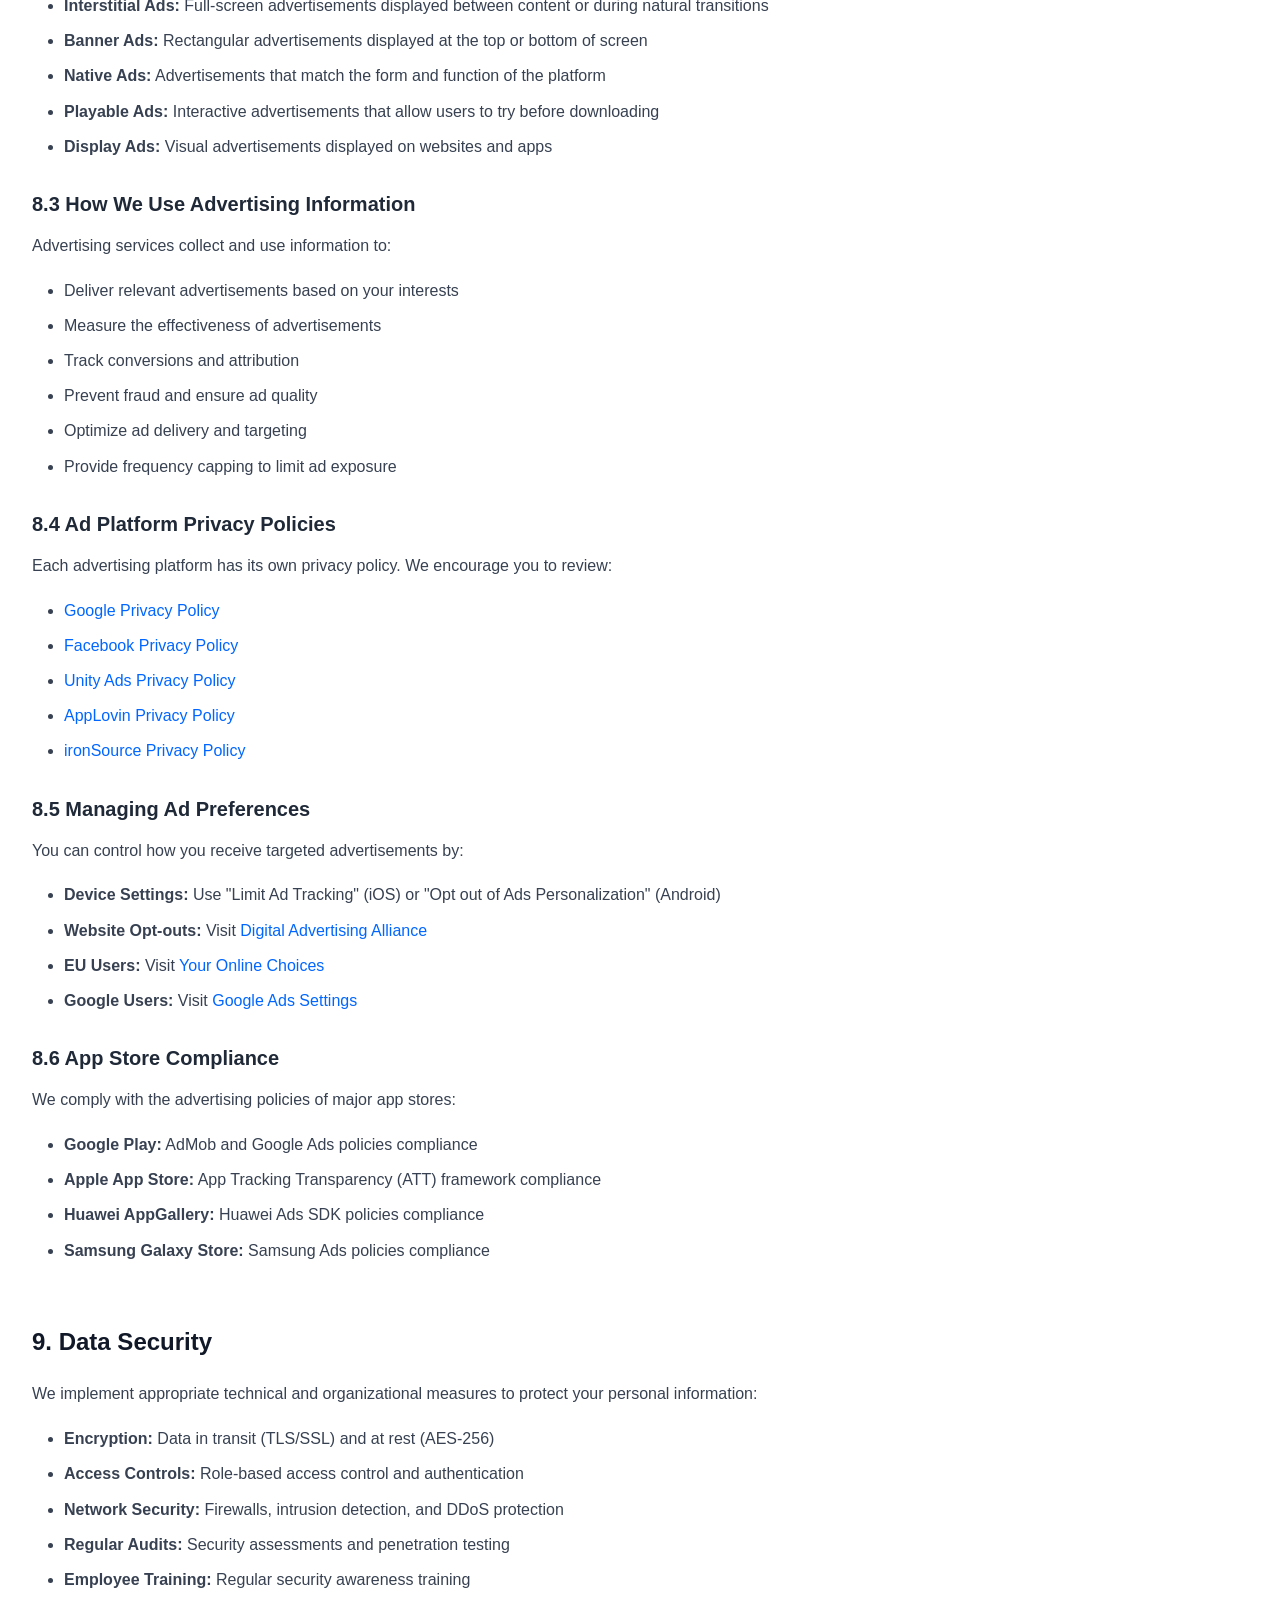
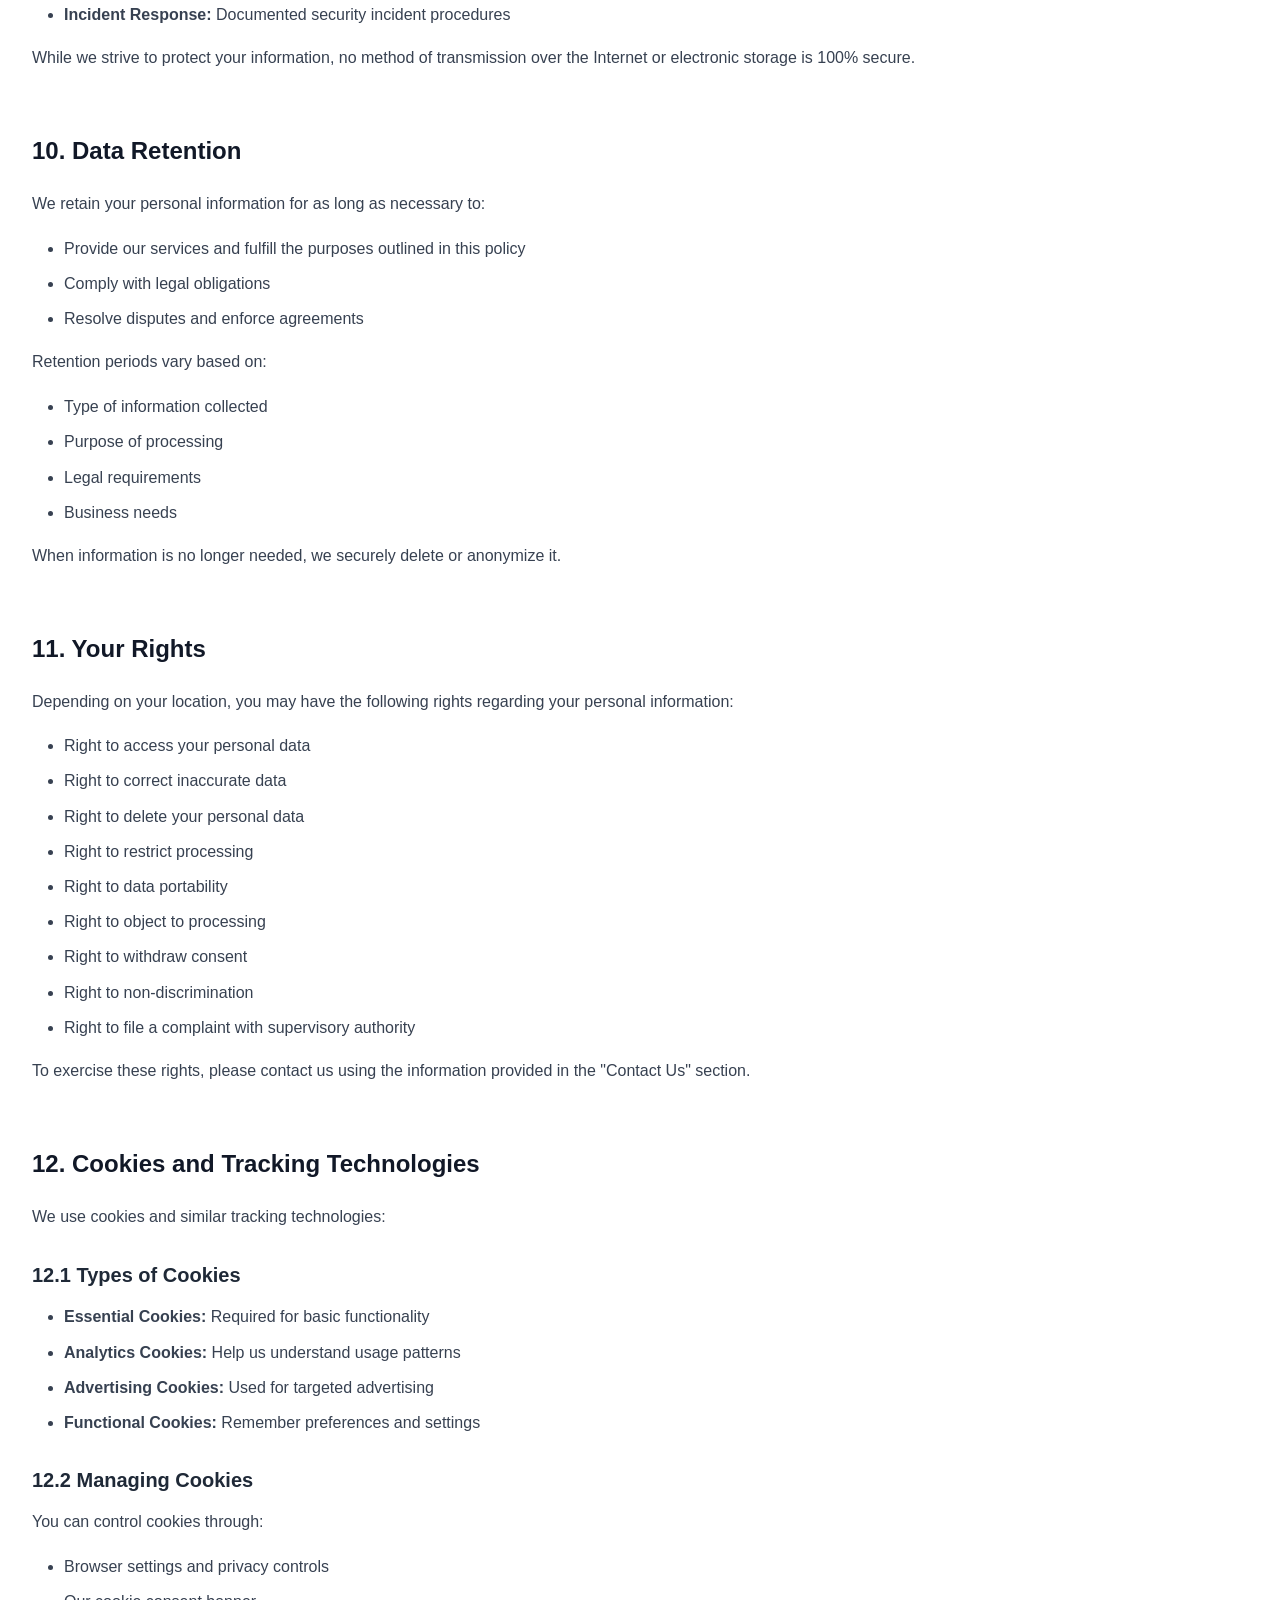
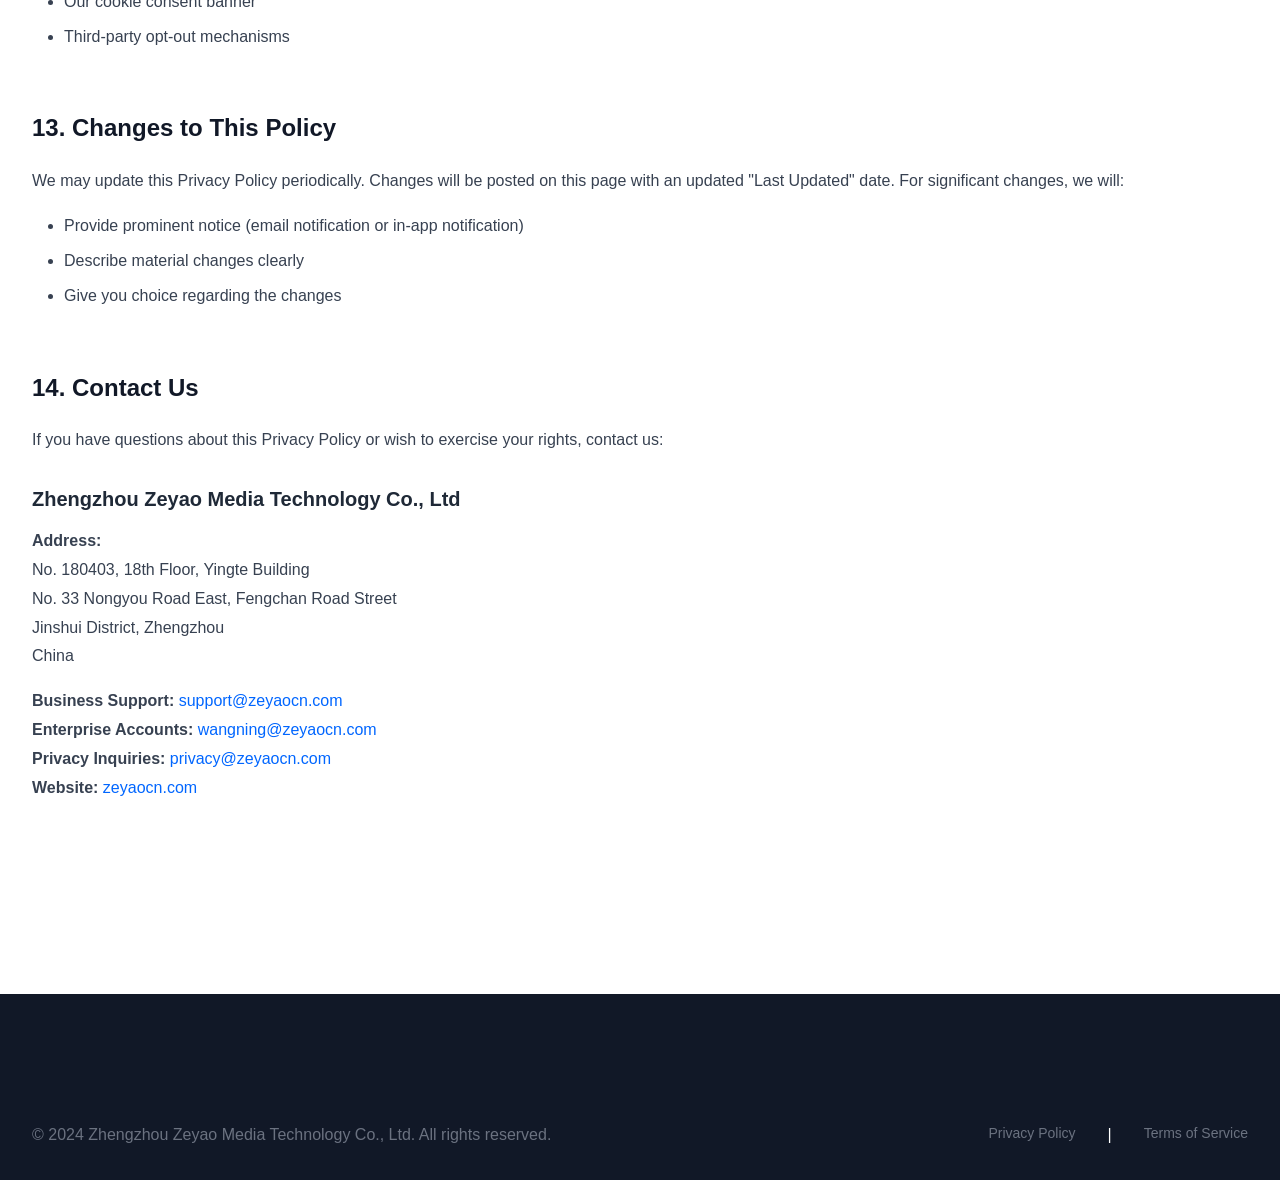
<file: privacy.html>
<!DOCTYPE html>
<html lang="en">
<head>
    <meta charset="UTF-8">
    <meta name="viewport" content="width=device-width, initial-scale=1.0">
    <meta name="description" content="Privacy Policy - Zhengzhou Zeyao Media Technology Co., Ltd. Learn how we collect, use, and protect your personal information.">
    <meta name="robots" content="noindex, nofollow">
    <link rel="canonical" href="https://zeyaocn.com/privacy">
    <title>Privacy Policy - Zeyao Media | Data Protection & Privacy</title>
    <link rel="stylesheet" href="css/style.css">
    <link rel="stylesheet" href="css/animations.css">
    <link rel="stylesheet" href="css/responsive.css">
</head>
<body>
    <!-- Navigation -->
    <nav class="navbar">
        <div class="container">
            <a href="index.html" class="navbar-brand">
                <img src="images/logo.svg" alt="Zeyao Media Logo" width="160" height="48">
            </a>
            <div class="navbar-menu">
                <a href="index.html" class="nav-link">Home</a>
                <a href="services.html" class="nav-link">Services</a>
                <a href="culture.html" class="nav-link">Culture</a>
                <a href="news.html" class="nav-link">News</a>
                <a href="contact.html" class="nav-link">Contact</a>
            </div>
            <button class="mobile-menu-btn" aria-label="Toggle menu">
                <span></span>
                <span></span>
                <span></span>
            </button>
        </div>
    </nav>

    <!-- Mobile Menu -->
    <div class="mobile-menu">
        <div class="mobile-menu-header">
            <img src="images/logo.svg" alt="Zeyao Media" width="140" height="42">
            <button class="mobile-menu-close" aria-label="Close menu">×</button>
        </div>
        <nav class="mobile-menu-nav">
            <a href="index.html" class="nav-link">Home</a>
            <a href="services.html" class="nav-link">Services</a>
            <a href="culture.html" class="nav-link">Culture</a>
            <a href="news.html" class="nav-link">News</a>
            <a href="contact.html" class="nav-link">Contact</a>
        </nav>
    </div>

    <!-- Page Header -->
    <section class="page-header">
        <div class="container">
            <div class="page-header-content">
                <h1>Privacy Policy</h1>
                <p class="page-header-description">Last Updated: January 1, 2024</p>
            </div>
        </div>
    </section>

    <!-- Privacy Content -->
    <section class="section">
        <div class="container">
            <div class="legal-content">
                <div class="legal-toc">
                    <h3>Table of Contents</h3>
                    <ul>
                        <li><a href="#information-collection">1. Information We Collect</a></li>
                        <li><a href="#information-use">2. How We Use Your Information</a></li>
                        <li><a href="#information-sharing">3. Information Sharing and Disclosure</a></li>
                        <li><a href="#children-privacy">4. Children's Privacy (COPPA Compliance)</a></li>
                        <li><a href="#gdpr">5. GDPR Compliance (European Union)</a></li>
                        <li><a href="#ccpa">6. CCPA Compliance (California)</a></li>
                        <li><a href="#international">7. International Data Protection</a></li>
                        <li><a href="#advertising">8. Advertising and Third-Party Services</a></li>
                        <li><a href="#data-security">9. Data Security</a></li>
                        <li><a href="#data-retention">10. Data Retention</a></li>
                        <li><a href="#user-rights">11. Your Rights</a></li>
                        <li><a href="#cookies">12. Cookies and Tracking Technologies</a></li>
                        <li><a href="#changes">13. Changes to This Policy</a></li>
                        <li><a href="#contact">14. Contact Us</a></li>
                    </ul>
                </div>

                <div class="legal-section" id="information-collection">
                    <h2>1. Information We Collect</h2>
                    
                    <h3>1.1 Personal Information</h3>
                    <p>We may collect the following types of personal information:</p>
                    <ul>
                        <li><strong>Contact Information:</strong> Name, email address, phone number, postal address</li>
                        <li><strong>Account Information:</strong> Username, password, profile picture</li>
                        <li><strong>Payment Information:</strong> Credit card details, billing address, transaction history</li>
                        <li><strong>Demographic Information:</strong> Age, gender, country, language preference</li>
                        <li><strong>Communication Data:</strong> Messages, feedback, and correspondence you send to us</li>
                    </ul>

                    <h3>1.2 Automatically Collected Information</h3>
                    <p>When you use our services, we automatically collect:</p>
                    <ul>
                        <li><strong>Device Information:</strong> Device type, operating system, browser type, unique device identifiers</li>
                        <li><strong>Usage Data:</strong> Pages visited, time spent on pages, click patterns, feature usage</li>
                        <li><strong>Location Data:</strong> IP address, GPS coordinates (with permission), region</li>
                        <li><strong>Log Data:</strong> Access times, error logs, referring URLs</li>
                    </ul>

                    <h3>1.3 Information from Third Parties</h3>
                    <p>We may receive information from:</p>
                    <ul>
                        <li>Social media platforms (when you connect via social login)</li>
                        <li>Advertising partners and analytics providers</li>
                        <li>Business partners and service providers</li>
                        <li>Public databases and data providers</li>
                    </ul>
                </div>

                <div class="legal-section" id="information-use">
                    <h2>2. How We Use Your Information</h2>
                    <p>We use the information we collect for the following purposes:</p>
                    <ul>
                        <li>Providing, maintaining, and improving our services</li>
                        <li>Processing transactions and sending related information</li>
                        <li>Sending promotional communications and marketing materials</li>
                        <li>Responding to your comments, questions, and requests</li>
                        <li>Monitoring and analyzing trends, usage, and activities</li>
                        <li>Detecting, investigating, and preventing fraudulent or unauthorized activities</li>
                        <li>Personalizing and improving your experience</li>
                        <li>Complying with legal obligations and enforcing our terms</li>
                        <li>Delivering targeted advertisements based on your interests</li>
                    </ul>
                </div>

                <div class="legal-section" id="information-sharing">
                    <h2>3. Information Sharing and Disclosure</h2>
                    <p>We may share your information with:</p>
                    <ul>
                        <li><strong>Service Providers:</strong> Companies that perform services on our behalf (hosting, analytics, payment processing)</li>
                        <li><strong>Advertising Partners:</strong> Third-party ad networks and advertisers for targeted advertising</li>
                        <li><strong>Business Partners:</strong> Strategic partners for joint offerings and collaborations</li>
                        <li><strong>Legal Compliance:</strong> When required by law, legal process, or government request</li>
                        <li><strong>Business Transfers:</strong> In connection with mergers, acquisitions, or asset sales</li>
                        <li><strong>With Your Consent:</strong> When you have given us permission to share</li>
                    </ul>
                </div>

                <div class="legal-section" id="children-privacy">
                    <h2>4. Children's Privacy (COPPA Compliance)</h2>
                    <p>We are committed to protecting the privacy of children. Our services are not directed to children under the age of 13 (or 16 in certain jurisdictions).</p>
                    
                    <h3>4.1 COPPA Compliance (United States)</h3>
                    <p>In compliance with the Children's Online Privacy Protection Act (COPPA):</p>
                    <ul>
                        <li>We do not knowingly collect personal information from children under 13 without verifiable parental consent</li>
                        <li>We do not condition participation on services on disclosing more personal information than is reasonably necessary</li>
                        <li>Parents can review, request deletion of, and refuse further collection of their child's personal information</li>
                        <li>We will delete personal information collected from children under 13 upon verified parental request</li>
                    </ul>

                    <h3>4.2 GDPR Compliance for Children (European Union)</h3>
                    <p>For users in the EU under 16 years old:</p>
                    <ul>
                        <li>Processing of personal data requires parental consent or authorization</li>
                        <li>We implement age verification mechanisms</li>
                        <li>We provide parental control options</li>
                    </ul>

                    <h3>4.3 Other Jurisdictions</h3>
                    <p>We comply with applicable child protection laws in all jurisdictions where we operate. If you believe a child has provided us with personal data without parental consent, please contact us immediately.</p>
                </div>

                <div class="legal-section" id="gdpr">
                    <h2>5. GDPR Compliance (European Union)</h2>
                    <p>If you are located in the European Economic Area (EEA), the following rights and regulations apply:</p>

                    <h3>5.1 Legal Basis for Processing</h3>
                    <p>We process personal data under the following legal bases:</p>
                    <ul>
                        <li><strong>Consent:</strong> You have given clear consent to process your personal data</li>
                        <li><strong>Contract:</strong> Processing is necessary for a contract we have with you</li>
                        <li><strong>Legal Obligation:</strong> Processing is necessary for us to comply with the law</li>
                        <li><strong>Legitimate Interests:</strong> Processing is necessary for our legitimate interests, provided these are not overridden by your rights</li>
                    </ul>

                    <h3>5.2 Your GDPR Rights</h3>
                    <p>Under the General Data Protection Regulation, you have the right to:</p>
                    <ul>
                        <li><strong>Access:</strong> Obtain confirmation of whether we process your personal data and access to your data</li>
                        <li><strong>Rectification:</strong> Correct inaccurate personal data</li>
                        <li><strong>Erasure:</strong> Request deletion of your personal data ("right to be forgotten")</li>
                        <li><strong>Restriction:</strong> Request restriction of processing</li>
                        <li><strong>Portability:</strong> Receive your data in a structured, commonly used format</li>
                        <li><strong>Object:</strong> Object to processing based on legitimate interests</li>
                        <li><strong>Withdraw Consent:</strong> Withdraw consent at any time where processing is based on consent</li>
                        <li><strong>Lodge Complaint:</strong> File a complaint with a supervisory authority</li>
                    </ul>

                    <h3>5.3 International Data Transfers</h3>
                    <p>When we transfer data outside the EEA, we ensure appropriate safeguards:</p>
                    <ul>
                        <li>Adequacy decisions by the European Commission</li>
                        <li>Standard Contractual Clauses (SCCs)</li>
                        <li>Binding Corporate Rules</li>
                        <li>Other valid legal mechanisms as per GDPR Article 46</li>
                    </ul>

                    <h3>5.4 Data Protection Officer</h3>
                    <p>For GDPR-related inquiries, contact our Data Protection Officer at: <a href="mailto:privacy@zeyaocn.com">privacy@zeyaocn.com</a></p>
                </div>

                <div class="legal-section" id="ccpa">
                    <h2>6. CCPA Compliance (California)</h2>
                    <p>If you are a California resident, you have additional rights under the California Consumer Privacy Act (CCPA) and the California Privacy Rights Act (CPRA):</p>

                    <h3>6.1 Your CCPA Rights</h3>
                    <ul>
                        <li><strong>Right to Know:</strong> Request disclosure of personal information collected, used, disclosed, or sold</li>
                        <li><strong>Right to Delete:</strong> Request deletion of personal information</li>
                        <li><strong>Right to Opt-Out:</strong> Opt-out of the sale of personal information</li>
                        <li><strong>Right to Non-Discrimination:</strong> Not be discriminated against for exercising your rights</li>
                        <li><strong>Right to Correct:</strong> Request correction of inaccurate personal information</li>
                        <li><strong>Right to Limit Use:</strong> Limit use of sensitive personal information</li>
                    </ul>

                    <h3>6.2 Categories of Information We Collect</h3>
                    <p>We collect the following categories of personal information:</p>
                    <ul>
                        <li>Identifiers (name, email, IP address, device IDs)</li>
                        <li>Commercial information (transaction history, preferences)</li>
                        <li>Internet activity (browsing history, interactions with our services)</li>
                        <li>Geolocation data</li>
                        <li>Professional information</li>
                        <li>Inferred preferences and characteristics</li>
                    </ul>

                    <h3>6.3 "Do Not Sell or Share My Personal Information"</h3>
                    <p>California residents may opt-out of the sale or sharing of personal information. To exercise this right, please visit our Do Not Sell or Share My Personal Information page or contact us.</p>

                    <h3>6.4 Financial Incentives</h3>
                    <p>We do not offer financial incentives for the collection, sale, or deletion of personal information.</p>
                </div>

                <div class="legal-section" id="international">
                    <h2>7. International Data Protection</h2>
                    <p>We operate globally and comply with data protection laws in various jurisdictions:</p>

                    <h3>7.1 Asia-Pacific Region</h3>
                    <ul>
                        <li><strong>China (PIPL):</strong> Compliance with Personal Information Protection Law requirements</li>
                        <li><strong>Japan (APPI):</strong> Compliance with Act on Protection of Personal Information</li>
                        <li><strong>South Korea (PIPA):</strong> Compliance with Personal Information Protection Act</li>
                        <li><strong>Australia (Privacy Act):</strong> Compliance with Australian Privacy Principles</li>
                        <li><strong>Singapore (PDPA):</strong> Compliance with Personal Data Protection Act</li>
                        <li><strong>India (DPDP Act):</strong> Compliance with Digital Personal Data Protection Act</li>
                    </ul>

                    <h3>7.2 European Region</h3>
                    <ul>
                        <li><strong>United Kingdom (UK GDPR):</strong> Compliance with UK General Data Protection Regulation</li>
                        <li><strong>Switzerland:</strong> Compliance with Federal Act on Data Protection</li>
                    </ul>

                    <h3>7.3 Americas</h3>
                    <ul>
                        <li><strong>Brazil (LGPD):</strong> Compliance with Lei Geral de Proteção de Dados</li>
                        <li><strong>Canada (PIPEDA):</strong> Compliance with Personal Information Protection and Electronic Documents Act</li>
                        <li><strong>Mexico (LFPDPPP):</strong> Compliance with Federal Law on Protection of Personal Data Held by Private Parties</li>
                        <li><strong>Argentina (PDPA):</strong> Compliance with Personal Data Protection Law</li>
                    </ul>

                    <h3>7.4 Other Regions</h3>
                    <ul>
                        <li><strong>Russia (152-FZ):</strong> Compliance with Federal Law on Personal Data</li>
                        <li><strong>Turkey (KVKK):</strong> Compliance with Law on Protection of Personal Data</li>
                        <li><strong>South Africa (POPIA):</strong> Compliance with Protection of Personal Information Act</li>
                    </ul>
                </div>

                <div class="legal-section" id="advertising">
                    <h2>8. Advertising and Third-Party Services</h2>
                    <p>We use advertising services and third-party tracking technologies to provide personalized advertisements and analyze usage.</p>

                    <h3>8.1 Advertising Platforms We Use</h3>
                    <p>We integrate the following advertising and monetization platforms:</p>
                    
                    <h4>Major Ad Networks and Platforms</h4>
                    <ul>
                        <li><strong>Google AdMob:</strong> Mobile advertising platform for in-app ads</li>
                        <li><strong>Facebook Audience Network:</strong> Facebook's advertising network</li>
                        <li><strong>Unity Ads:</strong> Game and app advertising platform</li>
                        <li><strong>AppLovin:</strong> Mobile advertising and monetization platform</li>
                        <li><strong>ironSource:</strong> Mobile app discovery and advertising platform</li>
                        <li><strong>Vungle (by Snap):</strong> In-app video advertising platform</li>
                        <li><strong>AdColony:</strong> Mobile video advertising platform</li>
                        <li><strong>InMobi:</strong> Mobile advertising and monetization platform</li>
                        <li><strong>Chartboost:</strong> Mobile game advertising platform</li>
                        <li><strong>MoPub (by AppLovin):</strong> Mobile ad serving and monetization</li>
                    </ul>

                    <h4>Additional Advertising Platforms</h4>
                    <ul>
                        <li><strong>Amazon Ads:</strong> Advertising services by Amazon</li>
                        <li><strong>Pangle (by ByteDance):</strong> Global mobile advertising platform</li>
                        <li><strong>Mintegral:</strong> Cross-platform mobile advertising</li>
                        <li><strong>Smaato:</strong> Global mobile advertising platform</li>
                        <li><strong>Liftoff (by Vungle):</strong> Mobile app advertising and optimization</li>
                        <li><strong>HyprMX:</strong> Premium mobile advertising network</li>
                        <li><strong>M不理解:</strong> Mobile advertising platform</li>
                        <li><strong>Ogury:</strong> Mobile advertising and data platform</li>
                        <li><strong>Accesstrade:</strong> Performance-based advertising</li>
                        <li><strong>Affiliate Marketing Networks:</strong> Various affiliate and performance marketing platforms</li>
                    </ul>

                    <h4>Analytics and Measurement Platforms</h4>
                    <ul>
                        <li><strong>Google Analytics:</strong> Web and app analytics</li>
                        <li><strong>Firebase Analytics:</strong> Mobile app analytics</li>
                        <li><strong>AppsFlyer:</strong> Mobile attribution and analytics</li>
                        <li><strong>Adjust:</strong> Mobile measurement and attribution</li>
                        <li><strong>Branch:</strong> Cross-platform linking and attribution</li>
                        <li><strong>Mixpanel:</strong> Product analytics</li>
                    </ul>

                    <h4>Ad Verification and Brand Safety</h4>
                    <ul>
                        <li><strong>Moat (by Oracle):</strong> Ad viewability and brand safety measurement</li>
                        <li><strong>Integral Ad Science (IAS):</strong> Ad verification and quality</li>
                        <li><strong>DoubleVerify:</strong> Ad measurement and brand safety</li>
                        <li><strong>OpenRTB:</strong> Real-time bidding protocol compliance</li>
                    </ul>

                    <h3>8.2 Types of Advertisements We Display</h3>
                    <p>We may display the following types of advertisements:</p>
                    <ul>
                        <li><strong>Splash Ads (Open Screen Ads):</strong> Full-screen advertisements displayed when launching the app</li>
                        <li><strong>Rewarded Video Ads:</strong> Video advertisements that users can watch in exchange for in-app rewards</li>
                        <li><strong>Interstitial Ads:</strong> Full-screen advertisements displayed between content or during natural transitions</li>
                        <li><strong>Banner Ads:</strong> Rectangular advertisements displayed at the top or bottom of screen</li>
                        <li><strong>Native Ads:</strong> Advertisements that match the form and function of the platform</li>
                        <li><strong>Playable Ads:</strong> Interactive advertisements that allow users to try before downloading</li>
                        <li><strong>Display Ads:</strong> Visual advertisements displayed on websites and apps</li>
                    </ul>

                    <h3>8.3 How We Use Advertising Information</h3>
                    <p>Advertising services collect and use information to:</p>
                    <ul>
                        <li>Deliver relevant advertisements based on your interests</li>
                        <li>Measure the effectiveness of advertisements</li>
                        <li>Track conversions and attribution</li>
                        <li>Prevent fraud and ensure ad quality</li>
                        <li>Optimize ad delivery and targeting</li>
                        <li>Provide frequency capping to limit ad exposure</li>
                    </ul>

                    <h3>8.4 Ad Platform Privacy Policies</h3>
                    <p>Each advertising platform has its own privacy policy. We encourage you to review:</p>
                    <ul>
                        <li><a href="https://policies.google.com/privacy" target="_blank">Google Privacy Policy</a></li>
                        <li><a href="https://www.facebook.com/privacy/policy" target="_blank">Facebook Privacy Policy</a></li>
                        <li><a href="https://unity3d.com/legal/privacy-policy" target="_blank">Unity Ads Privacy Policy</a></li>
                        <li><a href="https://www.applovin.com/privacy" target="_blank">AppLovin Privacy Policy</a></li>
                        <li><a href="https://www.is.com/privacy-policy/" target="_blank">ironSource Privacy Policy</a></li>
                    </ul>

                    <h3>8.5 Managing Ad Preferences</h3>
                    <p>You can control how you receive targeted advertisements by:</p>
                    <ul>
                        <li><strong>Device Settings:</strong> Use "Limit Ad Tracking" (iOS) or "Opt out of Ads Personalization" (Android)</li>
                        <li><strong>Website Opt-outs:</strong> Visit <a href="https://www.aboutads.info/choices" target="_blank">Digital Advertising Alliance</a></li>
                        <li><strong>EU Users:</strong> Visit <a href="https://www.youronlinechoices.com" target="_blank">Your Online Choices</a></li>
                        <li><strong>Google Users:</strong> Visit <a href="https://www.google.com/settings/ads" target="_blank">Google Ads Settings</a></li>
                    </ul>

                    <h3>8.6 App Store Compliance</h3>
                    <p>We comply with the advertising policies of major app stores:</p>
                    <ul>
                        <li><strong>Google Play:</strong> AdMob and Google Ads policies compliance</li>
                        <li><strong>Apple App Store:</strong> App Tracking Transparency (ATT) framework compliance</li>
                        <li><strong>Huawei AppGallery:</strong> Huawei Ads SDK policies compliance</li>
                        <li><strong>Samsung Galaxy Store:</strong> Samsung Ads policies compliance</li>
                    </ul>
                </div>

                <div class="legal-section" id="data-security">
                    <h2>9. Data Security</h2>
                    <p>We implement appropriate technical and organizational measures to protect your personal information:</p>
                    <ul>
                        <li><strong>Encryption:</strong> Data in transit (TLS/SSL) and at rest (AES-256)</li>
                        <li><strong>Access Controls:</strong> Role-based access control and authentication</li>
                        <li><strong>Network Security:</strong> Firewalls, intrusion detection, and DDoS protection</li>
                        <li><strong>Regular Audits:</strong> Security assessments and penetration testing</li>
                        <li><strong>Employee Training:</strong> Regular security awareness training</li>
                        <li><strong>Incident Response:</strong> Documented security incident procedures</li>
                    </ul>
                    <p>While we strive to protect your information, no method of transmission over the Internet or electronic storage is 100% secure.</p>
                </div>

                <div class="legal-section" id="data-retention">
                    <h2>10. Data Retention</h2>
                    <p>We retain your personal information for as long as necessary to:</p>
                    <ul>
                        <li>Provide our services and fulfill the purposes outlined in this policy</li>
                        <li>Comply with legal obligations</li>
                        <li>Resolve disputes and enforce agreements</li>
                    </ul>
                    <p>Retention periods vary based on:</p>
                    <ul>
                        <li>Type of information collected</li>
                        <li>Purpose of processing</li>
                        <li>Legal requirements</li>
                        <li>Business needs</li>
                    </ul>
                    <p>When information is no longer needed, we securely delete or anonymize it.</p>
                </div>

                <div class="legal-section" id="user-rights">
                    <h2>11. Your Rights</h2>
                    <p>Depending on your location, you may have the following rights regarding your personal information:</p>
                    <ul>
                        <li>Right to access your personal data</li>
                        <li>Right to correct inaccurate data</li>
                        <li>Right to delete your personal data</li>
                        <li>Right to restrict processing</li>
                        <li>Right to data portability</li>
                        <li>Right to object to processing</li>
                        <li>Right to withdraw consent</li>
                        <li>Right to non-discrimination</li>
                        <li>Right to file a complaint with supervisory authority</li>
                    </ul>
                    <p>To exercise these rights, please contact us using the information provided in the "Contact Us" section.</p>
                </div>

                <div class="legal-section" id="cookies">
                    <h2>12. Cookies and Tracking Technologies</h2>
                    <p>We use cookies and similar tracking technologies:</p>
                    
                    <h3>12.1 Types of Cookies</h3>
                    <ul>
                        <li><strong>Essential Cookies:</strong> Required for basic functionality</li>
                        <li><strong>Analytics Cookies:</strong> Help us understand usage patterns</li>
                        <li><strong>Advertising Cookies:</strong> Used for targeted advertising</li>
                        <li><strong>Functional Cookies:</strong> Remember preferences and settings</li>
                    </ul>

                    <h3>12.2 Managing Cookies</h3>
                    <p>You can control cookies through:</p>
                    <ul>
                        <li>Browser settings and privacy controls</li>
                        <li>Our cookie consent banner</li>
                        <li>Third-party opt-out mechanisms</li>
                    </ul>
                </div>

                <div class="legal-section" id="changes">
                    <h2>13. Changes to This Policy</h2>
                    <p>We may update this Privacy Policy periodically. Changes will be posted on this page with an updated "Last Updated" date. For significant changes, we will:</p>
                    <ul>
                        <li>Provide prominent notice (email notification or in-app notification)</li>
                        <li>Describe material changes clearly</li>
                        <li>Give you choice regarding the changes</li>
                    </ul>
                </div>

                <div class="legal-section" id="contact">
                    <h2>14. Contact Us</h2>
                    <p>If you have questions about this Privacy Policy or wish to exercise your rights, contact us:</p>
                    
                    <h3>Zhengzhou Zeyao Media Technology Co., Ltd</h3>
                    <p>
                        <strong>Address:</strong><br>
                        No. 180403, 18th Floor, Yingte Building<br>
                        No. 33 Nongyou Road East, Fengchan Road Street<br>
                        Jinshui District, Zhengzhou<br>
                        China
                    </p>
                    <p>
                        <strong>Business Support:</strong> <a href="mailto:support@zeyaocn.com">support@zeyaocn.com</a><br>
                        <strong>Enterprise Accounts:</strong> <a href="mailto:wangning@zeyaocn.com">wangning@zeyaocn.com</a><br>
                        <strong>Privacy Inquiries:</strong> <a href="mailto:privacy@zeyaocn.com">privacy@zeyaocn.com</a><br>
                        <strong>Website:</strong> <a href="https://zeyaocn.com">zeyaocn.com</a>
                    </p>
                </div>
            </div>
        </div>
    </section>

    <!-- Footer -->
    <footer class="footer">
        <div class="container">
            <div class="footer-bottom">
                <div class="footer-legal">
                    <p>&copy; 2024 Zhengzhou Zeyao Media Technology Co., Ltd. All rights reserved.</p>
                </div>
                <div class="footer-legal">
                    <a href="privacy.html">Privacy Policy</a>
                    <span class="separator">|</span>
                    <a href="terms.html">Terms of Service</a>
                </div>
            </div>
        </div>
    </footer>

    <script src="js/main.js"></script>
    <script src="js/animations.js"></script>
</body>
</html>
</file>
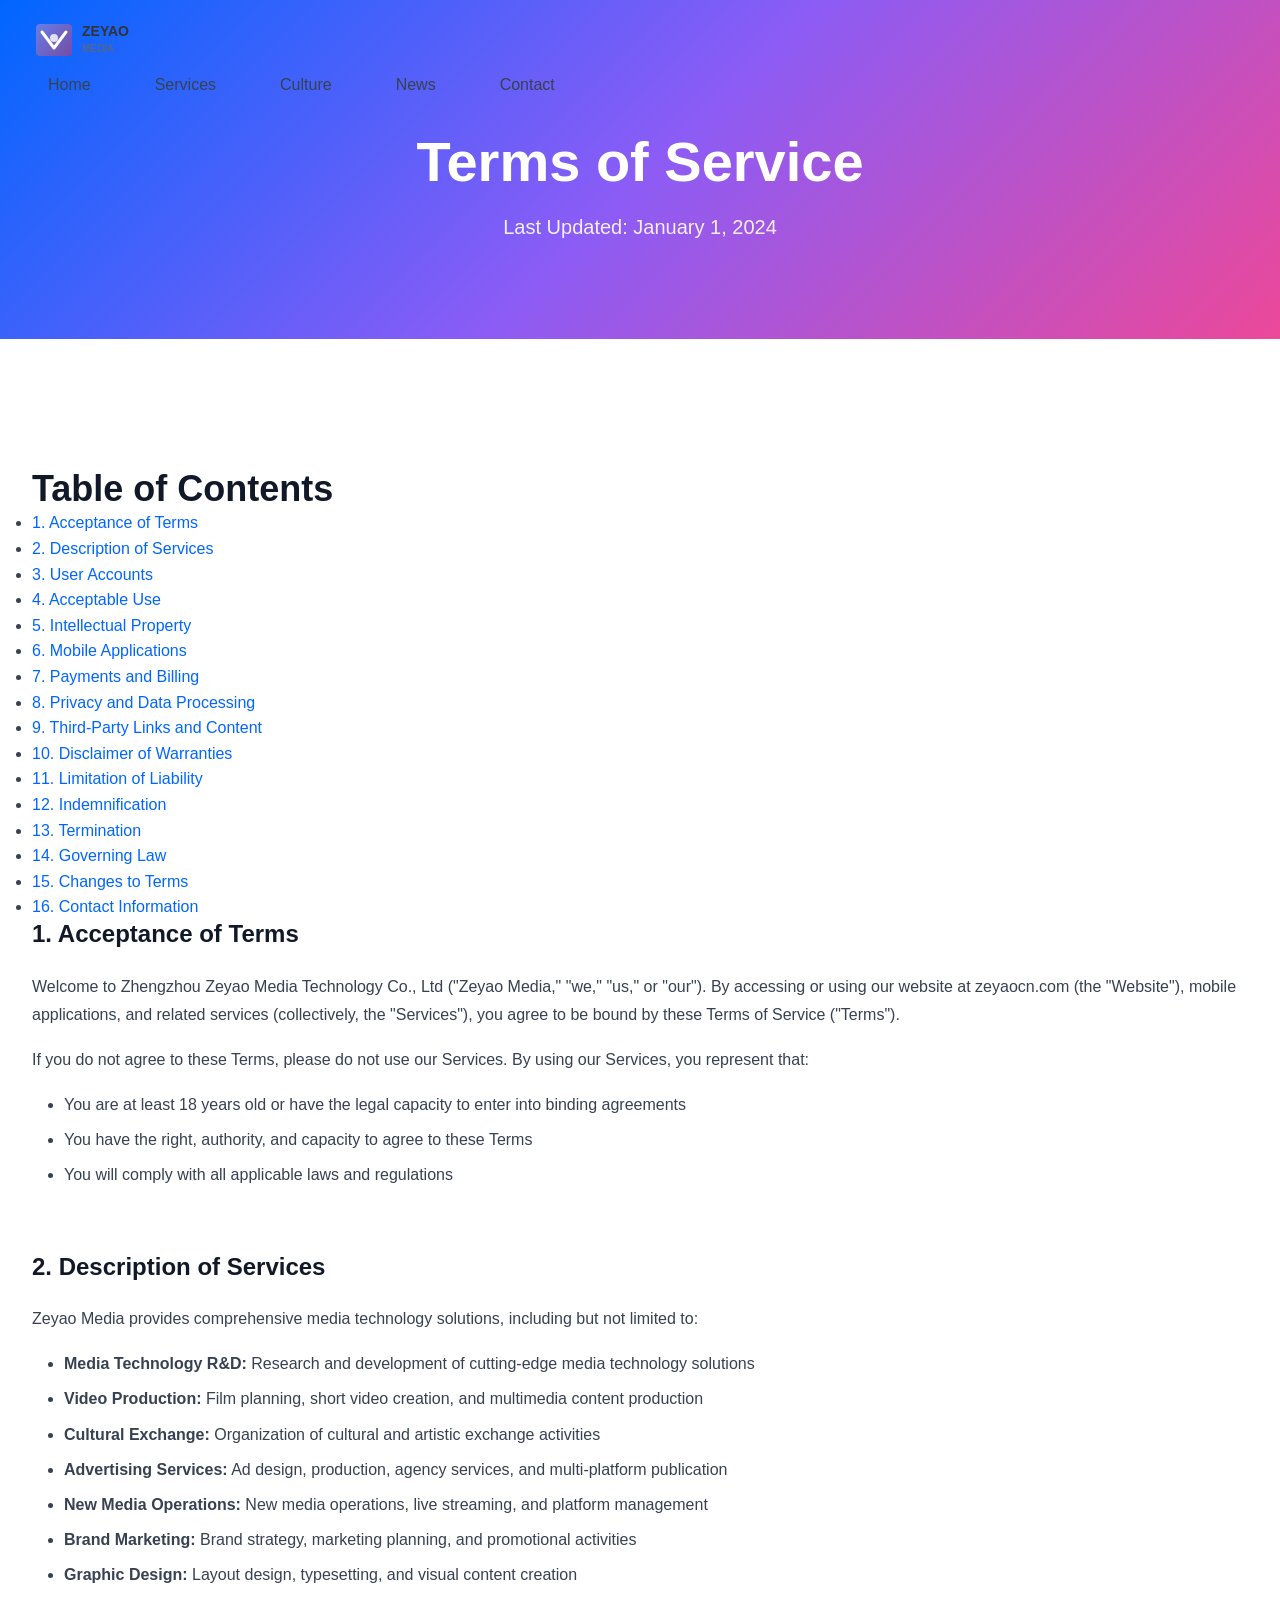
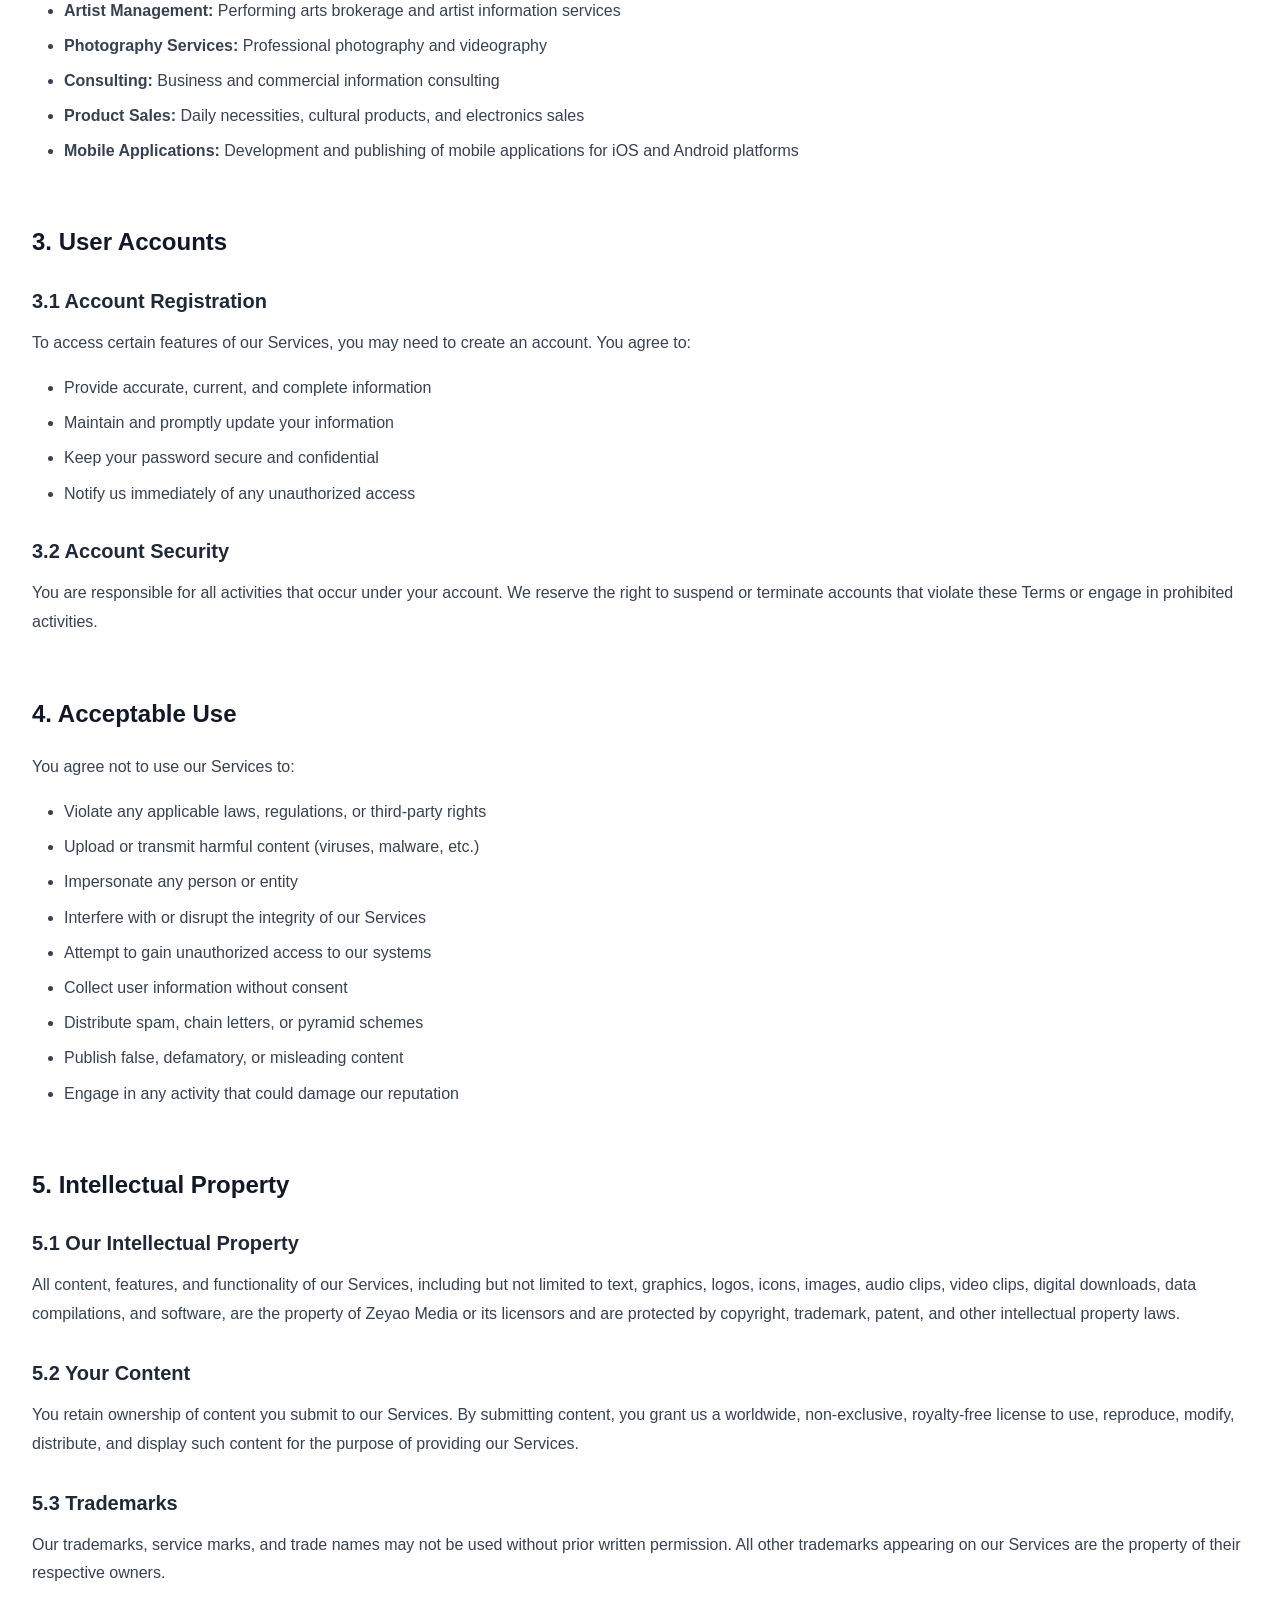
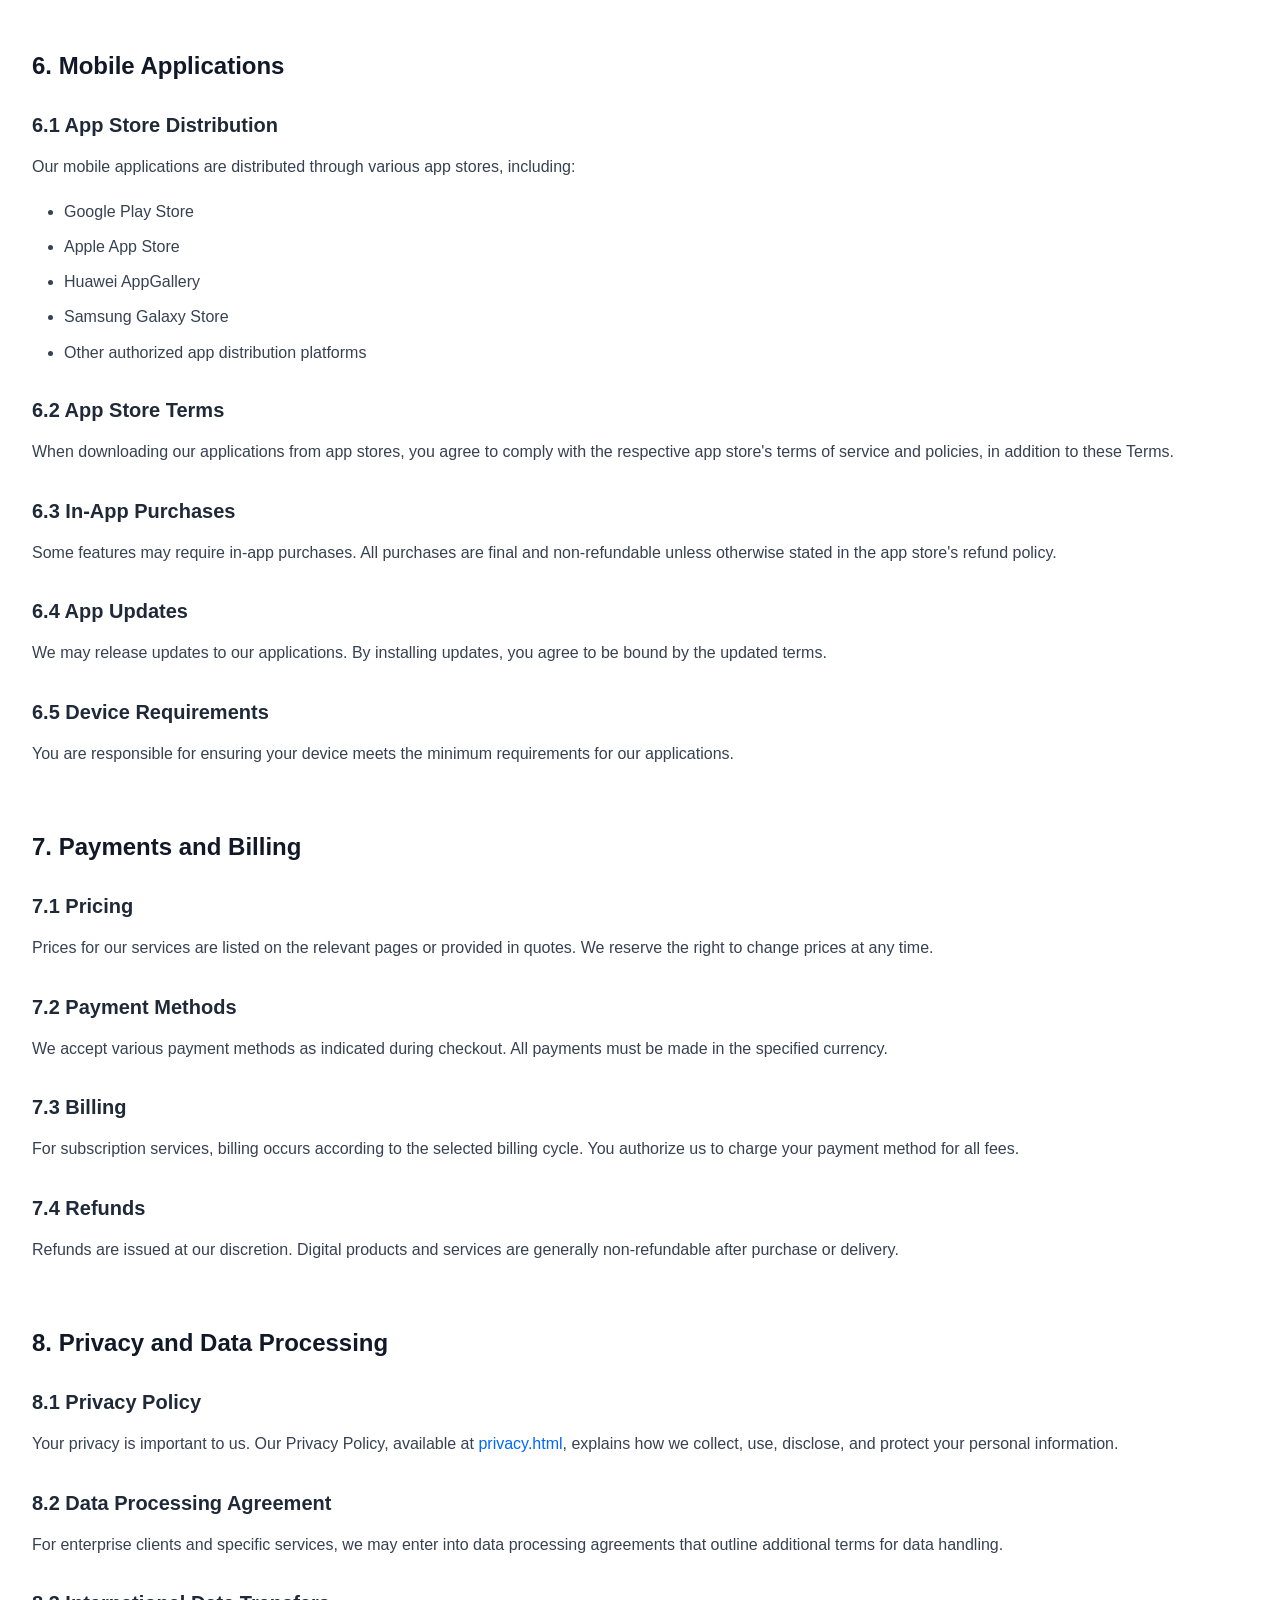
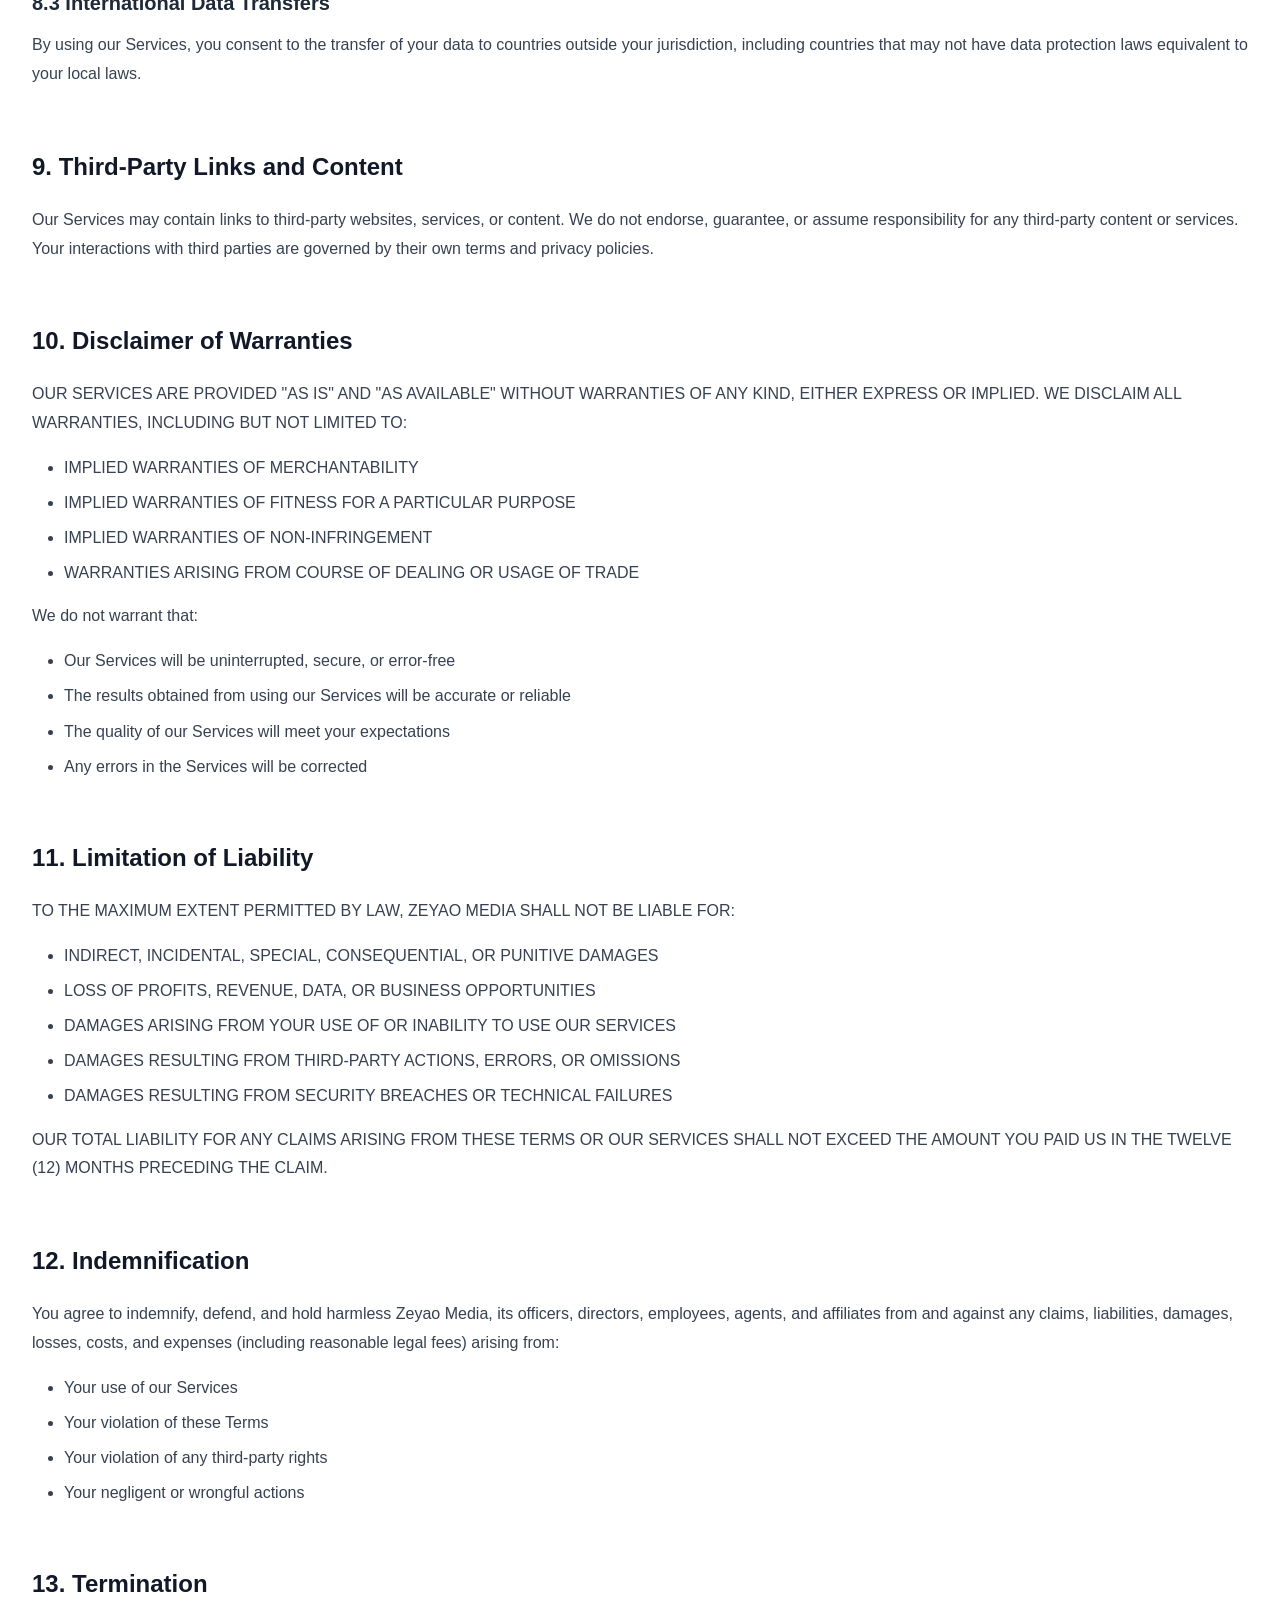
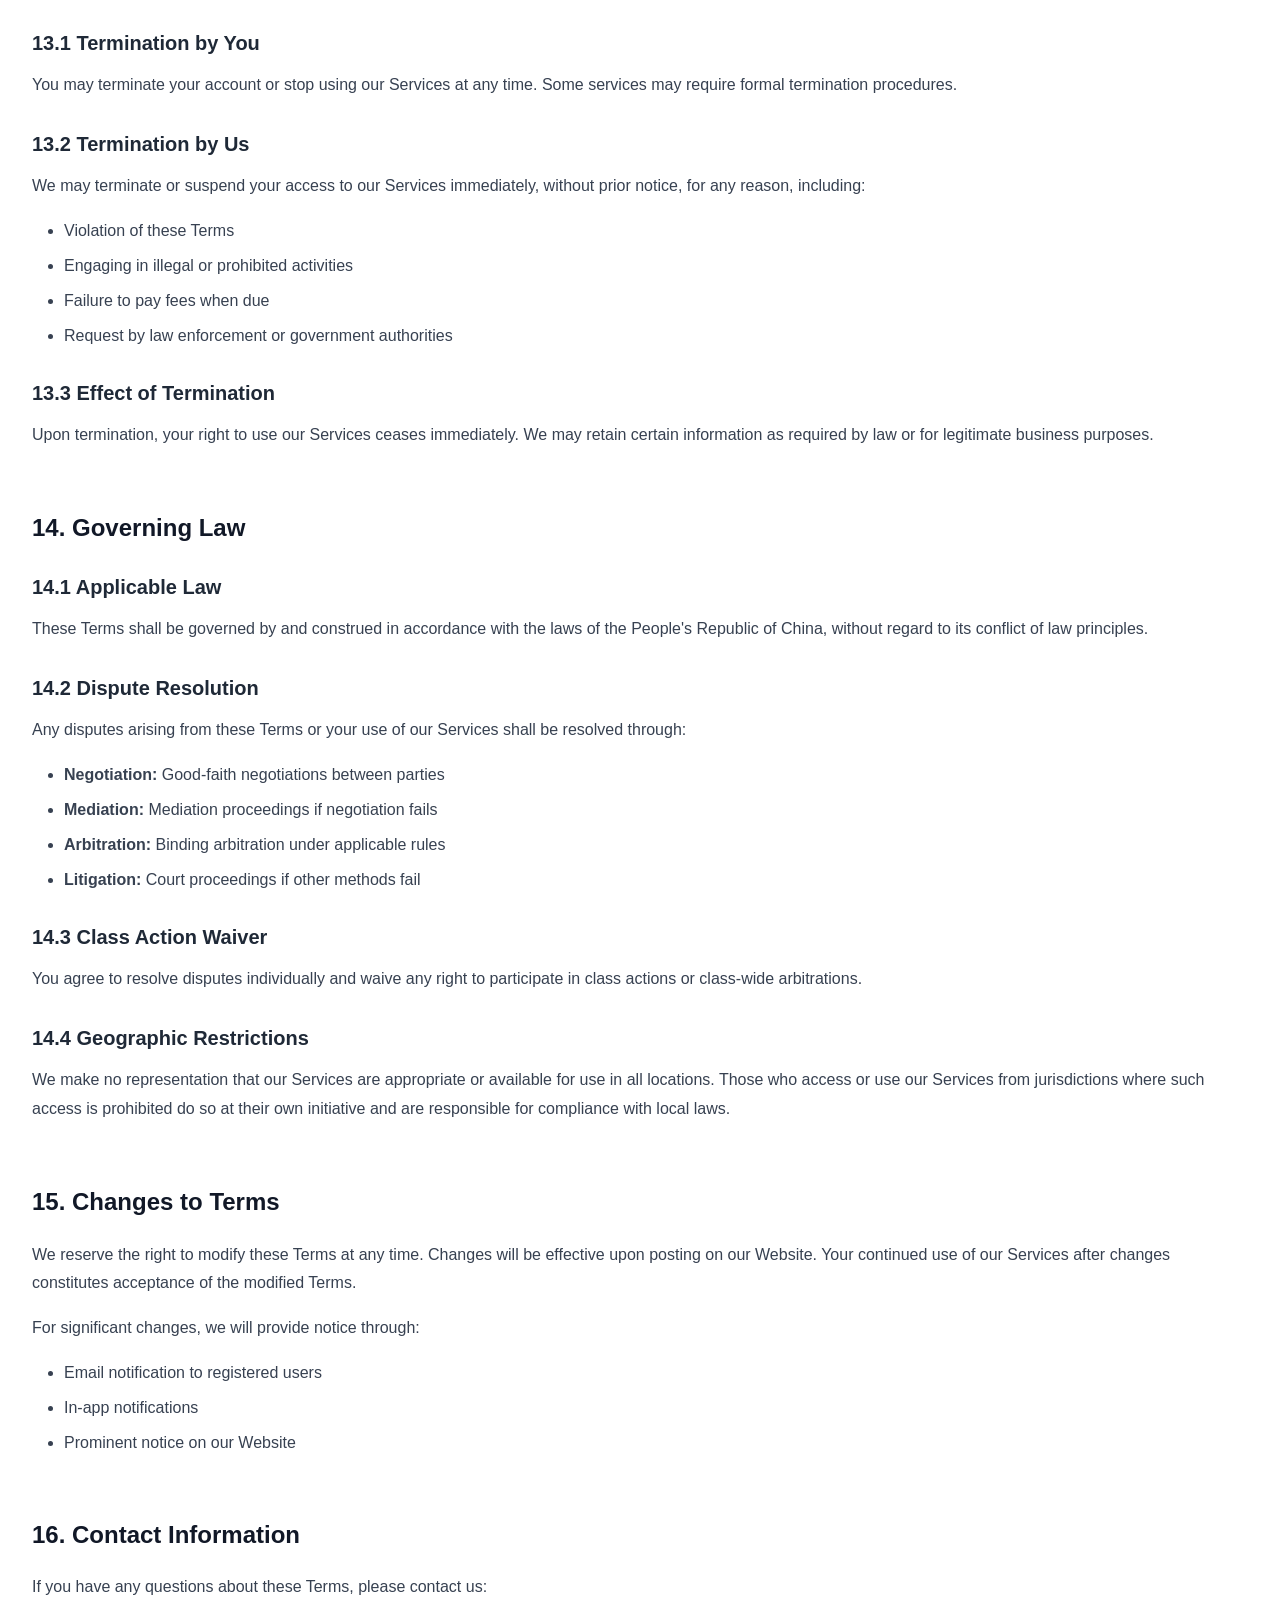
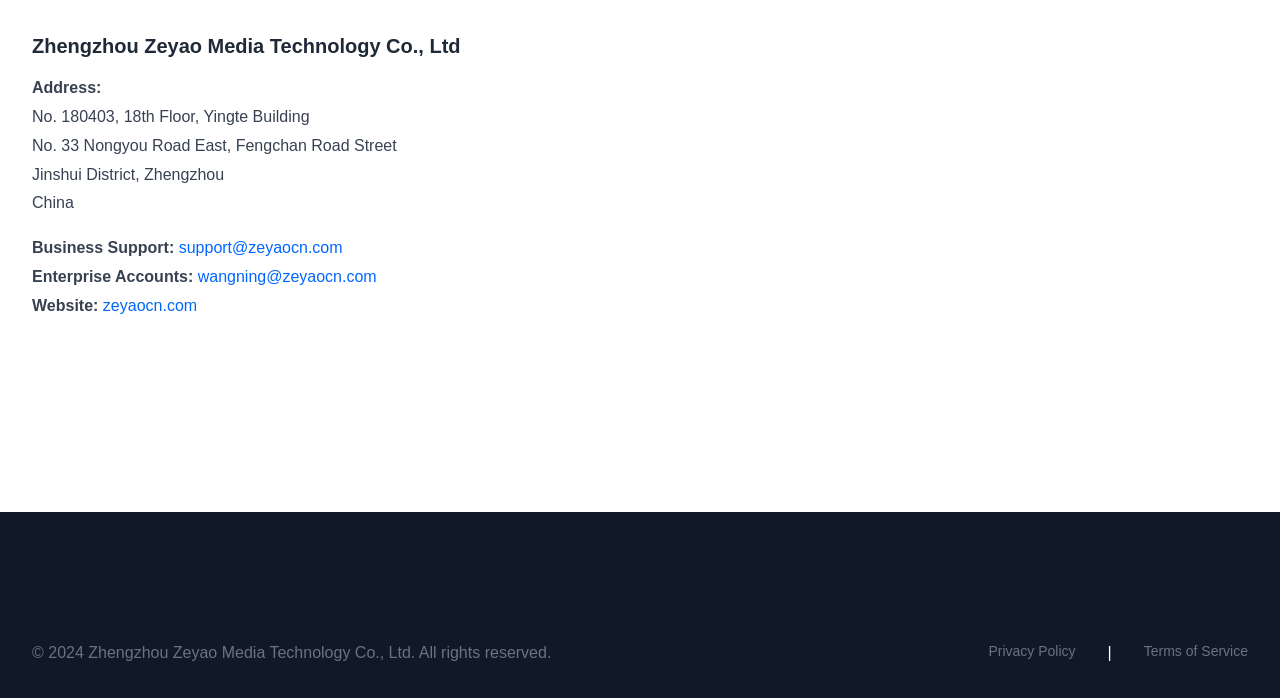
<file: terms.html>
<!DOCTYPE html>
<html lang="en">
<head>
    <meta charset="UTF-8">
    <meta name="viewport" content="width=device-width, initial-scale=1.0">
    <meta name="description" content="Terms of Service - Zhengzhou Zeyao Media Technology Co., Ltd. Read our terms and conditions for using our services.">
    <meta name="robots" content="noindex, nofollow">
    <link rel="canonical" href="https://zeyaocn.com/terms">
    <title>Terms of Service - Zeyao Media | Terms and Conditions</title>
    <link rel="stylesheet" href="css/style.css">
    <link rel="stylesheet" href="css/animations.css">
    <link rel="stylesheet" href="css/responsive.css">
</head>
<body>
    <!-- Navigation -->
    <nav class="navbar">
        <div class="container">
            <a href="index.html" class="navbar-brand">
                <img src="images/logo.svg" alt="Zeyao Media Logo" width="160" height="48">
            </a>
            <div class="navbar-menu">
                <a href="index.html" class="nav-link">Home</a>
                <a href="services.html" class="nav-link">Services</a>
                <a href="culture.html" class="nav-link">Culture</a>
                <a href="news.html" class="nav-link">News</a>
                <a href="contact.html" class="nav-link">Contact</a>
            </div>
            <button class="mobile-menu-btn" aria-label="Toggle menu">
                <span></span>
                <span></span>
                <span></span>
            </button>
        </div>
    </nav>

    <!-- Mobile Menu -->
    <div class="mobile-menu">
        <div class="mobile-menu-header">
            <img src="images/logo.svg" alt="Zeyao Media" width="140" height="42">
            <button class="mobile-menu-close" aria-label="Close menu">×</button>
        </div>
        <nav class="mobile-menu-nav">
            <a href="index.html" class="nav-link">Home</a>
            <a href="services.html" class="nav-link">Services</a>
            <a href="culture.html" class="nav-link">Culture</a>
            <a href="news.html" class="nav-link">News</a>
            <a href="contact.html" class="nav-link">Contact</a>
        </nav>
    </div>

    <!-- Page Header -->
    <section class="page-header">
        <div class="container">
            <div class="page-header-content">
                <h1>Terms of Service</h1>
                <p class="page-header-description">Last Updated: January 1, 2024</p>
            </div>
        </div>
    </section>

    <!-- Terms Content -->
    <section class="section">
        <div class="container">
            <div class="legal-content">
                <div class="legal-toc">
                    <h3>Table of Contents</h3>
                    <ul>
                        <li><a href="#acceptance">1. Acceptance of Terms</a></li>
                        <li><a href="#services">2. Description of Services</a></li>
                        <li><a href="#account">3. User Accounts</a></li>
                        <li><a href="#usage">4. Acceptable Use</a></li>
                        <li><a href="#intellectual">5. Intellectual Property</a></li>
                        <li><a href="#mobile">6. Mobile Applications</a></li>
                        <li><a href="#payments">7. Payments and Billing</a></li>
                        <li><a href="#privacy">8. Privacy and Data Processing</a></li>
                        <li><a href="#third-party">9. Third-Party Links and Content</a></li>
                        <li><a href="#disclaimer">10. Disclaimer of Warranties</a></li>
                        <li><a href="#limitation">11. Limitation of Liability</a></li>
                        <li><a href="#indemnification">12. Indemnification</a></li>
                        <li><a href="#termination">13. Termination</a></li>
                        <li><a href="#governing">14. Governing Law</a></li>
                        <li><a href="#changes">15. Changes to Terms</a></li>
                        <li><a href="#contact">16. Contact Information</a></li>
                    </ul>
                </div>

                <div class="legal-section" id="acceptance">
                    <h2>1. Acceptance of Terms</h2>
                    <p>Welcome to Zhengzhou Zeyao Media Technology Co., Ltd ("Zeyao Media," "we," "us," or "our"). By accessing or using our website at zeyaocn.com (the "Website"), mobile applications, and related services (collectively, the "Services"), you agree to be bound by these Terms of Service ("Terms").</p>
                    <p>If you do not agree to these Terms, please do not use our Services. By using our Services, you represent that:</p>
                    <ul>
                        <li>You are at least 18 years old or have the legal capacity to enter into binding agreements</li>
                        <li>You have the right, authority, and capacity to agree to these Terms</li>
                        <li>You will comply with all applicable laws and regulations</li>
                    </ul>
                </div>

                <div class="legal-section" id="services">
                    <h2>2. Description of Services</h2>
                    <p>Zeyao Media provides comprehensive media technology solutions, including but not limited to:</p>
                    <ul>
                        <li><strong>Media Technology R&D:</strong> Research and development of cutting-edge media technology solutions</li>
                        <li><strong>Video Production:</strong> Film planning, short video creation, and multimedia content production</li>
                        <li><strong>Cultural Exchange:</strong> Organization of cultural and artistic exchange activities</li>
                        <li><strong>Advertising Services:</strong> Ad design, production, agency services, and multi-platform publication</li>
                        <li><strong>New Media Operations:</strong> New media operations, live streaming, and platform management</li>
                        <li><strong>Brand Marketing:</strong> Brand strategy, marketing planning, and promotional activities</li>
                        <li><strong>Graphic Design:</strong> Layout design, typesetting, and visual content creation</li>
                        <li><strong>Artist Management:</strong> Performing arts brokerage and artist information services</li>
                        <li><strong>Photography Services:</strong> Professional photography and videography</li>
                        <li><strong>Consulting:</strong> Business and commercial information consulting</li>
                        <li><strong>Product Sales:</strong> Daily necessities, cultural products, and electronics sales</li>
                        <li><strong>Mobile Applications:</strong> Development and publishing of mobile applications for iOS and Android platforms</li>
                    </ul>
                </div>

                <div class="legal-section" id="account">
                    <h2>3. User Accounts</h2>
                    <h3>3.1 Account Registration</h3>
                    <p>To access certain features of our Services, you may need to create an account. You agree to:</p>
                    <ul>
                        <li>Provide accurate, current, and complete information</li>
                        <li>Maintain and promptly update your information</li>
                        <li>Keep your password secure and confidential</li>
                        <li>Notify us immediately of any unauthorized access</li>
                    </ul>
                    <h3>3.2 Account Security</h3>
                    <p>You are responsible for all activities that occur under your account. We reserve the right to suspend or terminate accounts that violate these Terms or engage in prohibited activities.</p>
                </div>

                <div class="legal-section" id="usage">
                    <h2>4. Acceptable Use</h2>
                    <p>You agree not to use our Services to:</p>
                    <ul>
                        <li>Violate any applicable laws, regulations, or third-party rights</li>
                        <li>Upload or transmit harmful content (viruses, malware, etc.)</li>
                        <li>Impersonate any person or entity</li>
                        <li>Interfere with or disrupt the integrity of our Services</li>
                        <li>Attempt to gain unauthorized access to our systems</li>
                        <li>Collect user information without consent</li>
                        <li>Distribute spam, chain letters, or pyramid schemes</li>
                        <li>Publish false, defamatory, or misleading content</li>
                        <li>Engage in any activity that could damage our reputation</li>
                    </ul>
                </div>

                <div class="legal-section" id="intellectual">
                    <h2>5. Intellectual Property</h2>
                    <h3>5.1 Our Intellectual Property</h3>
                    <p>All content, features, and functionality of our Services, including but not limited to text, graphics, logos, icons, images, audio clips, video clips, digital downloads, data compilations, and software, are the property of Zeyao Media or its licensors and are protected by copyright, trademark, patent, and other intellectual property laws.</p>
                    <h3>5.2 Your Content</h3>
                    <p>You retain ownership of content you submit to our Services. By submitting content, you grant us a worldwide, non-exclusive, royalty-free license to use, reproduce, modify, distribute, and display such content for the purpose of providing our Services.</p>
                    <h3>5.3 Trademarks</h3>
                    <p>Our trademarks, service marks, and trade names may not be used without prior written permission. All other trademarks appearing on our Services are the property of their respective owners.</p>
                </div>

                <div class="legal-section" id="mobile">
                    <h2>6. Mobile Applications</h2>
                    <h3>6.1 App Store Distribution</h3>
                    <p>Our mobile applications are distributed through various app stores, including:</p>
                    <ul>
                        <li>Google Play Store</li>
                        <li>Apple App Store</li>
                        <li>Huawei AppGallery</li>
                        <li>Samsung Galaxy Store</li>
                        <li>Other authorized app distribution platforms</li>
                    </ul>
                    <h3>6.2 App Store Terms</h3>
                    <p>When downloading our applications from app stores, you agree to comply with the respective app store's terms of service and policies, in addition to these Terms.</p>
                    <h3>6.3 In-App Purchases</h3>
                    <p>Some features may require in-app purchases. All purchases are final and non-refundable unless otherwise stated in the app store's refund policy.</p>
                    <h3>6.4 App Updates</h3>
                    <p>We may release updates to our applications. By installing updates, you agree to be bound by the updated terms.</p>
                    <h3>6.5 Device Requirements</h3>
                    <p>You are responsible for ensuring your device meets the minimum requirements for our applications.</p>
                </div>

                <div class="legal-section" id="payments">
                    <h2>7. Payments and Billing</h2>
                    <h3>7.1 Pricing</h3>
                    <p>Prices for our services are listed on the relevant pages or provided in quotes. We reserve the right to change prices at any time.</p>
                    <h3>7.2 Payment Methods</h3>
                    <p>We accept various payment methods as indicated during checkout. All payments must be made in the specified currency.</p>
                    <h3>7.3 Billing</h3>
                    <p>For subscription services, billing occurs according to the selected billing cycle. You authorize us to charge your payment method for all fees.</p>
                    <h3>7.4 Refunds</h3>
                    <p>Refunds are issued at our discretion. Digital products and services are generally non-refundable after purchase or delivery.</p>
                </div>

                <div class="legal-section" id="privacy">
                    <h2>8. Privacy and Data Processing</h2>
                    <h3>8.1 Privacy Policy</h3>
                    <p>Your privacy is important to us. Our Privacy Policy, available at <a href="privacy.html">privacy.html</a>, explains how we collect, use, disclose, and protect your personal information.</p>
                    <h3>8.2 Data Processing Agreement</h3>
                    <p>For enterprise clients and specific services, we may enter into data processing agreements that outline additional terms for data handling.</p>
                    <h3>8.3 International Data Transfers</h3>
                    <p>By using our Services, you consent to the transfer of your data to countries outside your jurisdiction, including countries that may not have data protection laws equivalent to your local laws.</p>
                </div>

                <div class="legal-section" id="third-party">
                    <h2>9. Third-Party Links and Content</h2>
                    <p>Our Services may contain links to third-party websites, services, or content. We do not endorse, guarantee, or assume responsibility for any third-party content or services. Your interactions with third parties are governed by their own terms and privacy policies.</p>
                </div>

                <div class="legal-section" id="disclaimer">
                    <h2>10. Disclaimer of Warranties</h2>
                    <p>OUR SERVICES ARE PROVIDED "AS IS" AND "AS AVAILABLE" WITHOUT WARRANTIES OF ANY KIND, EITHER EXPRESS OR IMPLIED. WE DISCLAIM ALL WARRANTIES, INCLUDING BUT NOT LIMITED TO:</p>
                    <ul>
                        <li>IMPLIED WARRANTIES OF MERCHANTABILITY</li>
                        <li>IMPLIED WARRANTIES OF FITNESS FOR A PARTICULAR PURPOSE</li>
                        <li>IMPLIED WARRANTIES OF NON-INFRINGEMENT</li>
                        <li>WARRANTIES ARISING FROM COURSE OF DEALING OR USAGE OF TRADE</li>
                    </ul>
                    <p>We do not warrant that:</p>
                    <ul>
                        <li>Our Services will be uninterrupted, secure, or error-free</li>
                        <li>The results obtained from using our Services will be accurate or reliable</li>
                        <li>The quality of our Services will meet your expectations</li>
                        <li>Any errors in the Services will be corrected</li>
                    </ul>
                </div>

                <div class="legal-section" id="limitation">
                    <h2>11. Limitation of Liability</h2>
                    <p>TO THE MAXIMUM EXTENT PERMITTED BY LAW, ZEYAO MEDIA SHALL NOT BE LIABLE FOR:</p>
                    <ul>
                        <li>INDIRECT, INCIDENTAL, SPECIAL, CONSEQUENTIAL, OR PUNITIVE DAMAGES</li>
                        <li>LOSS OF PROFITS, REVENUE, DATA, OR BUSINESS OPPORTUNITIES</li>
                        <li>DAMAGES ARISING FROM YOUR USE OF OR INABILITY TO USE OUR SERVICES</li>
                        <li>DAMAGES RESULTING FROM THIRD-PARTY ACTIONS, ERRORS, OR OMISSIONS</li>
                        <li>DAMAGES RESULTING FROM SECURITY BREACHES OR TECHNICAL FAILURES</li>
                    </ul>
                    <p>OUR TOTAL LIABILITY FOR ANY CLAIMS ARISING FROM THESE TERMS OR OUR SERVICES SHALL NOT EXCEED THE AMOUNT YOU PAID US IN THE TWELVE (12) MONTHS PRECEDING THE CLAIM.</p>
                </div>

                <div class="legal-section" id="indemnification">
                    <h2>12. Indemnification</h2>
                    <p>You agree to indemnify, defend, and hold harmless Zeyao Media, its officers, directors, employees, agents, and affiliates from and against any claims, liabilities, damages, losses, costs, and expenses (including reasonable legal fees) arising from:</p>
                    <ul>
                        <li>Your use of our Services</li>
                        <li>Your violation of these Terms</li>
                        <li>Your violation of any third-party rights</li>
                        <li>Your negligent or wrongful actions</li>
                    </ul>
                </div>

                <div class="legal-section" id="termination">
                    <h2>13. Termination</h2>
                    <h3>13.1 Termination by You</h3>
                    <p>You may terminate your account or stop using our Services at any time. Some services may require formal termination procedures.</p>
                    <h3>13.2 Termination by Us</h3>
                    <p>We may terminate or suspend your access to our Services immediately, without prior notice, for any reason, including:</p>
                    <ul>
                        <li>Violation of these Terms</li>
                        <li>Engaging in illegal or prohibited activities</li>
                        <li>Failure to pay fees when due</li>
                        <li>Request by law enforcement or government authorities</li>
                    </ul>
                    <h3>13.3 Effect of Termination</h3>
                    <p>Upon termination, your right to use our Services ceases immediately. We may retain certain information as required by law or for legitimate business purposes.</p>
                </div>

                <div class="legal-section" id="governing">
                    <h2>14. Governing Law</h2>
                    <h3>14.1 Applicable Law</h3>
                    <p>These Terms shall be governed by and construed in accordance with the laws of the People's Republic of China, without regard to its conflict of law principles.</p>
                    <h3>14.2 Dispute Resolution</h3>
                    <p>Any disputes arising from these Terms or your use of our Services shall be resolved through:</p>
                    <ul>
                        <li><strong>Negotiation:</strong> Good-faith negotiations between parties</li>
                        <li><strong>Mediation:</strong> Mediation proceedings if negotiation fails</li>
                        <li><strong>Arbitration:</strong> Binding arbitration under applicable rules</li>
                        <li><strong>Litigation:</strong> Court proceedings if other methods fail</li>
                    </ul>
                    <h3>14.3 Class Action Waiver</h3>
                    <p>You agree to resolve disputes individually and waive any right to participate in class actions or class-wide arbitrations.</p>
                    <h3>14.4 Geographic Restrictions</h3>
                    <p>We make no representation that our Services are appropriate or available for use in all locations. Those who access or use our Services from jurisdictions where such access is prohibited do so at their own initiative and are responsible for compliance with local laws.</p>
                </div>

                <div class="legal-section" id="changes">
                    <h2>15. Changes to Terms</h2>
                    <p>We reserve the right to modify these Terms at any time. Changes will be effective upon posting on our Website. Your continued use of our Services after changes constitutes acceptance of the modified Terms.</p>
                    <p>For significant changes, we will provide notice through:</p>
                    <ul>
                        <li>Email notification to registered users</li>
                        <li>In-app notifications</li>
                        <li>Prominent notice on our Website</li>
                    </ul>
                </div>

                <div class="legal-section" id="contact">
                    <h2>16. Contact Information</h2>
                    <p>If you have any questions about these Terms, please contact us:</p>
                    
                    <h3>Zhengzhou Zeyao Media Technology Co., Ltd</h3>
                    <p>
                        <strong>Address:</strong><br>
                        No. 180403, 18th Floor, Yingte Building<br>
                        No. 33 Nongyou Road East, Fengchan Road Street<br>
                        Jinshui District, Zhengzhou<br>
                        China
                    </p>
                    <p>
                        <strong>Business Support:</strong> <a href="mailto:support@zeyaocn.com">support@zeyaocn.com</a><br>
                        <strong>Enterprise Accounts:</strong> <a href="mailto:wangning@zeyaocn.com">wangning@zeyaocn.com</a><br>
                        <strong>Website:</strong> <a href="https://zeyaocn.com">zeyaocn.com</a>
                    </p>
                </div>
            </div>
        </div>
    </section>

    <!-- Footer -->
    <footer class="footer">
        <div class="container">
            <div class="footer-bottom">
                <div class="footer-legal">
                    <p>&copy; 2024 Zhengzhou Zeyao Media Technology Co., Ltd. All rights reserved.</p>
                </div>
                <div class="footer-legal">
                    <a href="privacy.html">Privacy Policy</a>
                    <span class="separator">|</span>
                    <a href="terms.html">Terms of Service</a>
                </div>
            </div>
        </div>
    </footer>

    <script src="js/main.js"></script>
    <script src="js/animations.js"></script>
</body>
</html>
</file>
<file: css/style.css>
/* ============================================
   Zhengzhou Zeyao Media Technology Co., Ltd.
   Global Official Website - Main Styles
   ============================================ */

/* ==================== CSS Variables ==================== */
:root {
    /* Primary Colors - Modern Tech Blue */
    --primary-color: #0066FF;
    --primary-dark: #0052CC;
    --primary-light: #3385FF;
    --primary-lighter: #E6F0FF;
    
    /* Secondary Colors */
    --secondary-color: #00D4AA;
    --secondary-dark: #00B894;
    --secondary-light: #55EFC4;
    
    /* Accent Colors */
    --accent-orange: #FF6B35;
    --accent-purple: #8B5CF6;
    --accent-pink: #EC4899;
    
    /* Neutral Colors */
    --white: #FFFFFF;
    --off-white: #F8FAFC;
    --gray-50: #F9FAFB;
    --gray-100: #F3F4F6;
    --gray-200: #E5E7EB;
    --gray-300: #D1D5DB;
    --gray-400: #9CA3AF;
    --gray-500: #6B7280;
    --gray-600: #4B5563;
    --gray-700: #374151;
    --gray-800: #1F2937;
    --gray-900: #111827;
    --black: #000000;
    
    /* Gradient Colors */
    --gradient-primary: linear-gradient(135deg, #0066FF 0%, #00D4AA 100%);
    --gradient-hero: linear-gradient(135deg, #0066FF 0%, #8B5CF6 50%, #EC4899 100%);
    --gradient-dark: linear-gradient(135deg, #1F2937 0%, #111827 100%);
    
    /* Typography */
    --font-primary: 'Inter', -apple-system, BlinkMacSystemFont, 'Segoe UI', Roboto, sans-serif;
    --font-heading: 'Plus Jakarta Sans', var(--font-primary);
    
    /* Font Sizes */
    --text-xs: 0.75rem;
    --text-sm: 0.875rem;
    --text-base: 1rem;
    --text-lg: 1.125rem;
    --text-xl: 1.25rem;
    --text-2xl: 1.5rem;
    --text-3xl: 1.875rem;
    --text-4xl: 2.25rem;
    --text-5xl: 3rem;
    --text-6xl: 3.75rem;
    --text-7xl: 4.5rem;
    
    /* Spacing */
    --spacing-xs: 0.25rem;
    --spacing-sm: 0.5rem;
    --spacing-md: 1rem;
    --spacing-lg: 1.5rem;
    --spacing-xl: 2rem;
    --spacing-2xl: 3rem;
    --spacing-3xl: 4rem;
    --spacing-4xl: 6rem;
    --spacing-5xl: 8rem;
    
    /* Border Radius */
    --radius-sm: 0.25rem;
    --radius-md: 0.5rem;
    --radius-lg: 1rem;
    --radius-xl: 1.5rem;
    --radius-2xl: 2rem;
    --radius-full: 9999px;
    
    /* Shadows */
    --shadow-sm: 0 1px 2px 0 rgba(0, 0, 0, 0.05);
    --shadow-md: 0 4px 6px -1px rgba(0, 0, 0, 0.1), 0 2px 4px -1px rgba(0, 0, 0, 0.06);
    --shadow-lg: 0 10px 15px -3px rgba(0, 0, 0, 0.1), 0 4px 6px -2px rgba(0, 0, 0, 0.05);
    --shadow-xl: 0 20px 25px -5px rgba(0, 0, 0, 0.1), 0 10px 10px -5px rgba(0, 0, 0, 0.04);
    --shadow-2xl: 0 25px 50px -12px rgba(0, 0, 0, 0.25);
    --shadow-glow: 0 0 40px rgba(0, 102, 255, 0.3);
    --shadow-glow-lg: 0 0 80px rgba(0, 102, 255, 0.4);
    
    /* Transitions */
    --transition-fast: 150ms ease;
    --transition-base: 300ms ease;
    --transition-slow: 500ms ease;
    --transition-bounce: 500ms cubic-bezier(0.68, -0.55, 0.265, 1.55);
    
    /* Z-index */
    --z-dropdown: 1000;
    --z-sticky: 1020;
    --z-fixed: 1030;
    --z-modal-backdrop: 1040;
    --z-modal: 1050;
    --z-popover: 1060;
    --z-tooltip: 1070;
    
    /* Container */
    --container-max: 1400px;
    --container-padding: 2rem;
}

/* ==================== Reset & Base ==================== */
*,
*::before,
*::after {
    margin: 0;
    padding: 0;
    box-sizing: border-box;
}

html {
    scroll-behavior: smooth;
    font-size: 16px;
    -webkit-font-smoothing: antialiased;
    -moz-osx-font-smoothing: grayscale;
}

body {
    font-family: var(--font-primary);
    font-size: var(--text-base);
    line-height: 1.6;
    color: var(--gray-700);
    background-color: var(--white);
    overflow-x: hidden;
}

body.no-scroll {
    overflow: hidden;
}

/* ==================== Typography ==================== */
h1, h2, h3, h4, h5, h6 {
    font-family: var(--font-heading);
    font-weight: 700;
    line-height: 1.2;
    color: var(--gray-900);
}

h1 { font-size: var(--text-7xl); }
h2 { font-size: var(--text-5xl); }
h3 { font-size: var(--text-4xl); }
h4 { font-size: var(--text-2xl); }
h5 { font-size: var(--text-xl); }
h6 { font-size: var(--text-lg); }

p {
    margin-bottom: var(--spacing-md);
}

a {
    color: var(--primary-color);
    text-decoration: none;
    transition: color var(--transition-fast);
}

a:hover {
    color: var(--primary-dark);
}

img {
    max-width: 100%;
    height: auto;
    display: block;
}

/* ==================== Container ==================== */
.container {
    max-width: var(--container-max);
    margin: 0 auto;
    padding: 0 var(--container-padding);
}

.section {
    padding: var(--spacing-5xl) 0;
}

.section-lg {
    padding: var(--spacing-5xl) 0;
}

.section-md {
    padding: var(--spacing-4xl) 0;
}

.section-sm {
    padding: var(--spacing-3xl) 0;
}

/* ==================== Navigation ==================== */
.navbar {
    position: fixed;
    top: 0;
    left: 0;
    right: 0;
    z-index: var(--z-fixed);
    padding: var(--spacing-md) 0;
    transition: all var(--transition-base);
    background: transparent;
}

.navbar.scrolled {
    background: rgba(255, 255, 255, 0.95);
    backdrop-filter: blur(20px);
    box-shadow: var(--shadow-lg);
    padding: var(--spacing-sm) 0;
}

.navbar-container {
    display: flex;
    align-items: center;
    justify-content: space-between;
    max-width: var(--container-max);
    margin: 0 auto;
    padding: 0 var(--container-padding);
}

.navbar-brand {
    display: flex;
    align-items: center;
    gap: var(--spacing-sm);
}

.navbar-brand svg {
    height: 48px;
    width: auto;
}

.navbar-brand-text {
    font-family: var(--font-heading);
    font-size: var(--text-xl);
    font-weight: 700;
    color: var(--gray-900);
}

.navbar-menu {
    display: flex;
    align-items: center;
    gap: var(--spacing-xl);
}

.nav-link {
    font-size: var(--text-base);
    font-weight: 500;
    color: var(--gray-700);
    padding: var(--spacing-sm) var(--spacing-md);
    position: relative;
    transition: color var(--transition-fast);
}

.nav-link::after {
    content: '';
    position: absolute;
    bottom: 0;
    left: 50%;
    transform: translateX(-50%) scaleX(0);
    width: 100%;
    height: 2px;
    background: var(--primary-color);
    transition: transform var(--transition-base);
}

.nav-link:hover,
.nav-link.active {
    color: var(--primary-color);
}

.nav-link:hover::after,
.nav-link.active::after {
    transform: translateX(-50%) scaleX(1);
}

.navbar-cta {
    display: flex;
    align-items: center;
    gap: var(--spacing-md);
}

.btn {
    display: inline-flex;
    align-items: center;
    justify-content: center;
    gap: var(--spacing-sm);
    padding: var(--spacing-md) var(--spacing-xl);
    font-size: var(--text-base);
    font-weight: 600;
    border-radius: var(--radius-lg);
    border: none;
    cursor: pointer;
    transition: all var(--transition-base);
    text-decoration: none;
}

.btn-primary {
    background: var(--gradient-primary);
    color: var(--white);
    box-shadow: var(--shadow-md), var(--shadow-glow);
}

.btn-primary:hover {
    transform: translateY(-2px);
    box-shadow: var(--shadow-lg), var(--shadow-glow-lg);
    color: var(--white);
}

.btn-secondary {
    background: var(--white);
    color: var(--primary-color);
    border: 2px solid var(--primary-color);
}

.btn-secondary:hover {
    background: var(--primary-color);
    color: var(--white);
    transform: translateY(-2px);
}

.btn-ghost {
    background: transparent;
    color: var(--gray-700);
}

.btn-ghost:hover {
    background: var(--gray-100);
    color: var(--gray-900);
}

.btn-lg {
    padding: var(--spacing-lg) var(--spacing-2xl);
    font-size: var(--text-lg);
}

.btn-sm {
    padding: var(--spacing-sm) var(--spacing-lg);
    font-size: var(--text-sm);
}

/* Mobile Menu */
.mobile-menu-btn {
    display: none;
    flex-direction: column;
    gap: 5px;
    padding: var(--spacing-sm);
    background: none;
    border: none;
    cursor: pointer;
}

.mobile-menu-btn span {
    display: block;
    width: 24px;
    height: 2px;
    background: var(--gray-700);
    transition: all var(--transition-base);
}

.mobile-menu-btn.active span:nth-child(1) {
    transform: rotate(45deg) translate(5px, 5px);
}

.mobile-menu-btn.active span:nth-child(2) {
    opacity: 0;
}

.mobile-menu-btn.active span:nth-child(3) {
    transform: rotate(-45deg) translate(5px, -5px);
}

.mobile-menu {
    display: none;
    position: fixed;
    top: 0;
    left: 0;
    right: 0;
    bottom: 0;
    background: var(--white);
    z-index: var(--z-modal);
    padding: var(--spacing-5xl) var(--spacing-xl);
    transform: translateX(100%);
    transition: transform var(--transition-slow);
}

.mobile-menu.active {
    transform: translateX(0);
}

.mobile-menu-nav {
    display: flex;
    flex-direction: column;
    gap: var(--spacing-lg);
}

.mobile-menu-nav .nav-link {
    font-size: var(--text-2xl);
    padding: var(--spacing-md);
}

/* ==================== Hero Section ==================== */
.hero {
    min-height: 100vh;
    display: flex;
    align-items: center;
    position: relative;
    overflow: hidden;
    background: var(--gradient-hero);
    padding-top: 80px;
}

.hero-bg {
    position: absolute;
    inset: 0;
    overflow: hidden;
}

.hero-particles {
    position: absolute;
    inset: 0;
}

.hero-content {
    position: relative;
    z-index: 10;
    max-width: 800px;
    color: var(--white);
}

.hero-badge {
    display: inline-flex;
    align-items: center;
    gap: var(--spacing-sm);
    background: rgba(255, 255, 255, 0.1);
    backdrop-filter: blur(10px);
    padding: var(--spacing-sm) var(--spacing-lg);
    border-radius: var(--radius-full);
    font-size: var(--text-sm);
    font-weight: 500;
    margin-bottom: var(--spacing-xl);
    border: 1px solid rgba(255, 255, 255, 0.2);
}

.hero-title {
    font-size: var(--text-7xl);
    font-weight: 800;
    line-height: 1.1;
    margin-bottom: var(--spacing-xl);
    color: var(--white);
}

.hero-title .highlight {
    position: relative;
    display: inline-block;
}

.hero-title .highlight::after {
    content: '';
    position: absolute;
    bottom: 0;
    left: 0;
    width: 100%;
    height: 8px;
    background: var(--secondary-color);
    border-radius: var(--radius-full);
    z-index: -1;
}

.hero-description {
    font-size: var(--text-xl);
    line-height: 1.8;
    margin-bottom: var(--spacing-2xl);
    opacity: 0.95;
    max-width: 600px;
}

.hero-buttons {
    display: flex;
    gap: var(--spacing-lg);
    flex-wrap: wrap;
}

.hero-stats {
    display: grid;
    grid-template-columns: repeat(4, 1fr);
    gap: var(--spacing-xl);
    margin-top: var(--spacing-4xl);
    padding-top: var(--spacing-3xl);
    border-top: 1px solid rgba(255, 255, 255, 0.2);
}

.hero-stat {
    text-align: center;
}

.hero-stat-number {
    font-size: var(--text-4xl);
    font-weight: 800;
    color: var(--white);
    font-family: var(--font-heading);
}

.hero-stat-label {
    font-size: var(--text-sm);
    color: rgba(255, 255, 255, 0.8);
    margin-top: var(--spacing-xs);
}

.hero-visual {
    position: absolute;
    right: -100px;
    top: 50%;
    transform: translateY(-50%);
    width: 600px;
    height: 600px;
}

.hero-phone-mockup {
    position: relative;
    width: 100%;
    height: 100%;
}

/* ==================== About Section ==================== */
.about-section {
    background: var(--white);
}

.about-grid {
    display: grid;
    grid-template-columns: 1fr 1fr;
    gap: var(--spacing-4xl);
    align-items: center;
}

.about-content {
    padding-right: var(--spacing-3xl);
}

.section-badge {
    display: inline-flex;
    align-items: center;
    gap: var(--spacing-sm);
    background: var(--primary-lighter);
    color: var(--primary-color);
    padding: var(--spacing-sm) var(--spacing-lg);
    border-radius: var(--radius-full);
    font-size: var(--text-sm);
    font-weight: 600;
    margin-bottom: var(--spacing-lg);
}

.section-title {
    font-size: var(--text-5xl);
    margin-bottom: var(--spacing-xl);
    line-height: 1.2;
}

.section-description {
    font-size: var(--text-lg);
    color: var(--gray-600);
    margin-bottom: var(--spacing-2xl);
    line-height: 1.8;
}

.about-features {
    display: grid;
    grid-template-columns: repeat(2, 1fr);
    gap: var(--spacing-lg);
    margin-top: var(--spacing-2xl);
}

.about-feature {
    display: flex;
    align-items: flex-start;
    gap: var(--spacing-md);
    padding: var(--spacing-lg);
    background: var(--gray-50);
    border-radius: var(--radius-lg);
    transition: all var(--transition-base);
}

.about-feature:hover {
    background: var(--white);
    box-shadow: var(--shadow-lg);
    transform: translateY(-4px);
}

.about-feature-icon {
    flex-shrink: 0;
    width: 48px;
    height: 48px;
    display: flex;
    align-items: center;
    justify-content: center;
    background: var(--gradient-primary);
    border-radius: var(--radius-md);
    color: var(--white);
}

.about-feature-icon svg {
    width: 24px;
    height: 24px;
}

.about-feature-content h4 {
    font-size: var(--text-lg);
    margin-bottom: var(--spacing-xs);
}

.about-feature-content p {
    font-size: var(--text-sm);
    color: var(--gray-500);
    margin: 0;
}

.about-visual {
    position: relative;
}

.about-image-grid {
    display: grid;
    grid-template-columns: repeat(2, 1fr);
    gap: var(--spacing-lg);
}

.about-image-item {
    border-radius: var(--radius-xl);
    overflow: hidden;
    box-shadow: var(--shadow-xl);
    transition: all var(--transition-slow);
}

.about-image-item:hover {
    transform: scale(1.05);
}

.about-image-item img {
    width: 100%;
    height: 250px;
    object-fit: cover;
}

.about-image-item:first-child {
    transform: translateY(var(--spacing-xl));
}

.about-image-item:last-child {
    transform: translateY(calc(var(--spacing-xl) * -1));
}

.about-floating-card {
    position: absolute;
    bottom: -30px;
    left: -30px;
    background: var(--white);
    padding: var(--spacing-xl);
    border-radius: var(--radius-xl);
    box-shadow: var(--shadow-2xl);
    display: flex;
    align-items: center;
    gap: var(--spacing-md);
}

/* ==================== Services Section ==================== */
.services-section {
    background: var(--off-white);
}

.services-header {
    text-align: center;
    max-width: 800px;
    margin: 0 auto var(--spacing-4xl);
}

.services-grid {
    display: grid;
    grid-template-columns: repeat(3, 1fr);
    gap: var(--spacing-xl);
}

.service-card {
    background: var(--white);
    padding: var(--spacing-2xl);
    border-radius: var(--radius-xl);
    box-shadow: var(--shadow-md);
    transition: all var(--transition-slow);
    position: relative;
    overflow: hidden;
}

.service-card::before {
    content: '';
    position: absolute;
    top: 0;
    left: 0;
    right: 0;
    height: 4px;
    background: var(--gradient-primary);
    transform: scaleX(0);
    transition: transform var(--transition-base);
}

.service-card:hover {
    transform: translateY(-10px);
    box-shadow: var(--shadow-2xl);
}

.service-card:hover::before {
    transform: scaleX(1);
}

.service-icon {
    width: 72px;
    height: 72px;
    display: flex;
    align-items: center;
    justify-content: center;
    background: var(--primary-lighter);
    border-radius: var(--radius-lg);
    margin-bottom: var(--spacing-xl);
    transition: all var(--transition-base);
}

.service-card:hover .service-icon {
    background: var(--gradient-primary);
}

.service-icon svg {
    width: 36px;
    height: 36px;
    color: var(--primary-color);
    transition: color var(--transition-base);
}

.service-card:hover .service-icon svg {
    color: var(--white);
}

.service-card h3 {
    font-size: var(--text-2xl);
    margin-bottom: var(--spacing-md);
}

.service-card p {
    color: var(--gray-600);
    line-height: 1.7;
}

.service-card-link {
    display: inline-flex;
    align-items: center;
    gap: var(--spacing-sm);
    color: var(--primary-color);
    font-weight: 600;
    margin-top: var(--spacing-lg);
    transition: gap var(--transition-base);
}

.service-card-link:hover {
    gap: var(--spacing-md);
}

/* ==================== App Features Section ==================== */
.app-section {
    background: var(--gray-900);
    color: var(--white);
    position: relative;
    overflow: hidden;
}

.app-section::before {
    content: '';
    position: absolute;
    top: 0;
    left: 0;
    right: 0;
    bottom: 0;
    background: radial-gradient(circle at 30% 50%, rgba(0, 102, 255, 0.1) 0%, transparent 50%);
}

.app-content {
    position: relative;
    z-index: 10;
}

.app-header {
    text-align: center;
    max-width: 800px;
    margin: 0 auto var(--spacing-4xl);
}

.app-header .section-badge {
    background: rgba(0, 102, 255, 0.2);
    color: var(--primary-light);
}

.app-header .section-title {
    color: var(--white);
}

.app-header .section-description {
    color: var(--gray-400);
}

.app-showcase {
    display: grid;
    grid-template-columns: 1fr 1fr;
    gap: var(--spacing-4xl);
    align-items: center;
}

.app-preview {
    position: relative;
}

.app-phone-frame {
    position: relative;
    max-width: 400px;
    margin: 0 auto;
}

.app-phone-screen {
    background: var(--gray-800);
    border-radius: var(--radius-2xl);
    padding: var(--spacing-md);
    box-shadow: var(--shadow-2xl);
}

.app-features-list {
    display: flex;
    flex-direction: column;
    gap: var(--spacing-xl);
}

.app-feature-item {
    display: flex;
    gap: var(--spacing-lg);
    padding: var(--spacing-xl);
    background: rgba(255, 255, 255, 0.05);
    border-radius: var(--radius-xl);
    border: 1px solid rgba(255, 255, 255, 0.1);
    transition: all var(--transition-base);
}

.app-feature-item:hover {
    background: rgba(255, 255, 255, 0.1);
    border-color: var(--primary-color);
}

.app-feature-icon {
    flex-shrink: 0;
    width: 56px;
    height: 56px;
    display: flex;
    align-items: center;
    justify-content: center;
    background: var(--gradient-primary);
    border-radius: var(--radius-lg);
}

.app-feature-icon svg {
    width: 28px;
    height: 28px;
}

.app-feature-content h4 {
    font-size: var(--text-xl);
    color: var(--white);
    margin-bottom: var(--spacing-sm);
}

.app-feature-content p {
    color: var(--gray-400);
    margin: 0;
}

.app-download {
    display: flex;
    gap: var(--spacing-lg);
    margin-top: var(--spacing-3xl);
}

/* ==================== Stats Section ==================== */
.stats-section {
    background: var(--gradient-primary);
    padding: var(--spacing-4xl) 0;
}

.stats-grid {
    display: grid;
    grid-template-columns: repeat(4, 1fr);
    gap: var(--spacing-2xl);
}

.stat-card {
    text-align: center;
    padding: var(--spacing-2xl);
    color: var(--white);
}

.stat-icon {
    width: 64px;
    height: 64px;
    margin: 0 auto var(--spacing-lg);
    display: flex;
    align-items: center;
    justify-content: center;
    background: rgba(255, 255, 255, 0.1);
    border-radius: var(--radius-xl);
}

.stat-icon svg {
    width: 32px;
    height: 32px;
}

.stat-number {
    font-size: var(--text-5xl);
    font-weight: 800;
    font-family: var(--font-heading);
    margin-bottom: var(--spacing-sm);
}

.stat-label {
    font-size: var(--text-lg);
    opacity: 0.9;
}

/* ==================== Portfolio Section ==================== */
.portfolio-section {
    background: var(--white);
}

.portfolio-header {
    text-align: center;
    max-width: 800px;
    margin: 0 auto var(--spacing-4xl);
}

.portfolio-grid {
    display: grid;
    grid-template-columns: repeat(3, 1fr);
    gap: var(--spacing-xl);
}

.portfolio-item {
    position: relative;
    border-radius: var(--radius-xl);
    overflow: hidden;
    box-shadow: var(--shadow-lg);
    aspect-ratio: 16/10;
    cursor: pointer;
}

.portfolio-item img {
    width: 100%;
    height: 100%;
    object-fit: cover;
    transition: transform var(--transition-slow);
}

.portfolio-item:hover img {
    transform: scale(1.1);
}

.portfolio-overlay {
    position: absolute;
    inset: 0;
    background: linear-gradient(to top, rgba(0, 0, 0, 0.8), transparent);
    display: flex;
    flex-direction: column;
    justify-content: flex-end;
    padding: var(--spacing-xl);
    opacity: 0;
    transition: opacity var(--transition-base);
}

.portfolio-item:hover .portfolio-overlay {
    opacity: 1;
}

.portfolio-overlay h4 {
    color: var(--white);
    font-size: var(--text-xl);
    margin-bottom: var(--spacing-sm);
}

.portfolio-overlay p {
    color: rgba(255, 255, 255, 0.8);
    font-size: var(--text-sm);
    margin: 0;
}

/* ==================== CTA Section ==================== */
.cta-section {
    background: var(--gray-900);
    position: relative;
    overflow: hidden;
}

.cta-section::before {
    content: '';
    position: absolute;
    top: 50%;
    left: 50%;
    transform: translate(-50%, -50%);
    width: 800px;
    height: 800px;
    background: radial-gradient(circle, rgba(0, 102, 255, 0.2), transparent 70%);
}

.cta-content {
    position: relative;
    z-index: 10;
    text-align: center;
    max-width: 800px;
    margin: 0 auto;
}

.cta-content .section-title {
    color: var(--white);
    margin-bottom: var(--spacing-xl);
}

.cta-content .section-description {
    color: var(--gray-400);
    font-size: var(--text-xl);
    margin-bottom: var(--spacing-2xl);
}

.cta-buttons {
    display: flex;
    gap: var(--spacing-lg);
    justify-content: center;
}

/* ==================== Team Section ==================== */
.team-section {
    background: var(--off-white);
}

.team-header {
    text-align: center;
    max-width: 800px;
    margin: 0 auto var(--spacing-4xl);
}

.team-grid {
    display: grid;
    grid-template-columns: repeat(4, 1fr);
    gap: var(--spacing-xl);
}

.team-member {
    background: var(--white);
    border-radius: var(--radius-xl);
    overflow: hidden;
    box-shadow: var(--shadow-md);
    transition: all var(--transition-slow);
}

.team-member:hover {
    transform: translateY(-10px);
    box-shadow: var(--shadow-2xl);
}

.team-member-image {
    aspect-ratio: 1;
    overflow: hidden;
}

.team-member-image img {
    width: 100%;
    height: 100%;
    object-fit: cover;
    transition: transform var(--transition-slow);
}

.team-member:hover .team-member-image img {
    transform: scale(1.1);
}

.team-member-info {
    padding: var(--spacing-xl);
    text-align: center;
}

.team-member-info h4 {
    font-size: var(--text-xl);
    margin-bottom: var(--spacing-xs);
}

.team-member-info p {
    color: var(--primary-color);
    font-weight: 500;
    margin: 0;
}

.team-social {
    display: flex;
    justify-content: center;
    gap: var(--spacing-md);
    margin-top: var(--spacing-md);
}

.team-social a {
    width: 36px;
    height: 36px;
    display: flex;
    align-items: center;
    justify-content: center;
    background: var(--gray-100);
    border-radius: var(--radius-full);
    color: var(--gray-600);
    transition: all var(--transition-base);
}

.team-social a:hover {
    background: var(--primary-color);
    color: var(--white);
}

/* ==================== News Section ==================== */
.news-section {
    background: var(--white);
}

.news-header {
    text-align: center;
    max-width: 800px;
    margin: 0 auto var(--spacing-4xl);
}

.news-grid {
    display: grid;
    grid-template-columns: repeat(3, 1fr);
    gap: var(--spacing-xl);
}

.news-card {
    background: var(--white);
    border-radius: var(--radius-xl);
    overflow: hidden;
    box-shadow: var(--shadow-md);
    transition: all var(--transition-slow);
}

.news-card:hover {
    transform: translateY(-8px);
    box-shadow: var(--shadow-xl);
}

.news-card-image {
    aspect-ratio: 16/9;
    overflow: hidden;
}

.news-card-image img {
    width: 100%;
    height: 100%;
    object-fit: cover;
    transition: transform var(--transition-slow);
}

.news-card:hover .news-card-image img {
    transform: scale(1.1);
}

.news-card-content {
    padding: var(--spacing-xl);
}

.news-meta {
    display: flex;
    align-items: center;
    gap: var(--spacing-md);
    margin-bottom: var(--spacing-md);
    font-size: var(--text-sm);
    color: var(--gray-500);
}

.news-category {
    background: var(--primary-lighter);
    color: var(--primary-color);
    padding: var(--spacing-xs) var(--spacing-md);
    border-radius: var(--radius-full);
    font-weight: 500;
}

.news-card h3 {
    font-size: var(--text-xl);
    margin-bottom: var(--spacing-md);
    line-height: 1.4;
}

.news-card p {
    color: var(--gray-600);
    font-size: var(--text-sm);
    line-height: 1.7;
}

.news-card-link {
    display: inline-flex;
    align-items: center;
    gap: var(--spacing-sm);
    color: var(--primary-color);
    font-weight: 600;
    margin-top: var(--spacing-lg);
}

.news-card-link:hover {
    gap: var(--spacing-md);
}

/* ==================== Contact Section ==================== */
.contact-section {
    background: var(--off-white);
}

.contact-grid {
    display: grid;
    grid-template-columns: 1fr 1fr;
    gap: var(--spacing-4xl);
}

.contact-info {
    padding-right: var(--spacing-3xl);
}

.contact-info .section-title {
    margin-bottom: var(--spacing-xl);
}

.contact-info .section-description {
    margin-bottom: var(--spacing-2xl);
}

.contact-details {
    display: flex;
    flex-direction: column;
    gap: var(--spacing-xl);
}

.contact-item {
    display: flex;
    gap: var(--spacing-lg);
}

.contact-icon {
    flex-shrink: 0;
    width: 56px;
    height: 56px;
    display: flex;
    align-items: center;
    justify-content: center;
    background: var(--gradient-primary);
    border-radius: var(--radius-lg);
}

.contact-icon svg {
    width: 28px;
    height: 28px;
    color: var(--white);
}

.contact-item-content h4 {
    font-size: var(--text-lg);
    margin-bottom: var(--spacing-xs);
}

.contact-item-content p {
    color: var(--gray-600);
    margin: 0;
}

.contact-form {
    background: var(--white);
    padding: var(--spacing-2xl);
    border-radius: var(--radius-xl);
    box-shadow: var(--shadow-xl);
}

.form-group {
    margin-bottom: var(--spacing-lg);
}

.form-group label {
    display: block;
    font-weight: 600;
    margin-bottom: var(--spacing-sm);
    color: var(--gray-700);
}

.form-group input,
.form-group textarea {
    width: 100%;
    padding: var(--spacing-md);
    border: 2px solid var(--gray-200);
    border-radius: var(--radius-lg);
    font-size: var(--text-base);
    font-family: inherit;
    transition: border-color var(--transition-fast);
}

.form-group input:focus,
.form-group textarea:focus {
    outline: none;
    border-color: var(--primary-color);
}

.form-group textarea {
    min-height: 150px;
    resize: vertical;
}

.form-row {
    display: grid;
    grid-template-columns: 1fr 1fr;
    gap: var(--spacing-lg);
}

/* ==================== Footer ==================== */
.footer {
    background: var(--gray-900);
    color: var(--white);
    padding-top: var(--spacing-4xl);
}

.footer-top {
    display: grid;
    grid-template-columns: 2fr repeat(3, 1fr);
    gap: var(--spacing-3xl);
    padding-bottom: var(--spacing-3xl);
    border-bottom: 1px solid var(--gray-800);
}

.footer-brand {
    max-width: 400px;
}

.footer-brand svg {
    height: 48px;
    margin-bottom: var(--spacing-lg);
}

.footer-brand p {
    color: var(--gray-400);
    margin-bottom: var(--spacing-xl);
}

.footer-social {
    display: flex;
    gap: var(--spacing-md);
}

.footer-social a {
    width: 44px;
    height: 44px;
    display: flex;
    align-items: center;
    justify-content: center;
    background: var(--gray-800);
    border-radius: var(--radius-full);
    color: var(--white);
    transition: all var(--transition-base);
}

.footer-social a:hover {
    background: var(--primary-color);
    transform: translateY(-3px);
}

.footer-column h4 {
    color: var(--white);
    font-size: var(--text-lg);
    margin-bottom: var(--spacing-xl);
}

.footer-links {
    list-style: none;
}

.footer-links li {
    margin-bottom: var(--spacing-md);
}

.footer-links a {
    color: var(--gray-400);
    transition: color var(--transition-fast);
}

.footer-links a:hover {
    color: var(--primary-color);
}

.footer-bottom {
    display: flex;
    justify-content: space-between;
    align-items: center;
    padding: var(--spacing-xl) 0;
}

.footer-bottom p {
    color: var(--gray-500);
    margin: 0;
}

.footer-legal {
    display: flex;
    gap: var(--spacing-xl);
}

.footer-legal a {
    color: var(--gray-500);
    font-size: var(--text-sm);
}

.footer-legal a:hover {
    color: var(--white);
}

/* ==================== Culture Page ==================== */
.page-header {
    background: var(--gradient-hero);
    padding: var(--spacing-5xl) 0 var(--spacing-4xl);
    color: var(--white);
    text-align: center;
}

.page-header h1 {
    color: var(--white);
    margin-bottom: var(--spacing-md);
}

.page-header p {
    font-size: var(--text-xl);
    opacity: 0.9;
    max-width: 600px;
    margin: 0 auto;
}

.values-section {
    background: var(--white);
}

.values-grid {
    display: grid;
    grid-template-columns: repeat(3, 1fr);
    gap: var(--spacing-xl);
}

.value-card {
    text-align: center;
    padding: var(--spacing-2xl);
    background: var(--gray-50);
    border-radius: var(--radius-xl);
    transition: all var(--transition-slow);
}

.value-card:hover {
    background: var(--white);
    box-shadow: var(--shadow-xl);
    transform: translateY(-8px);
}

.value-icon {
    width: 80px;
    height: 80px;
    margin: 0 auto var(--spacing-xl);
    display: flex;
    align-items: center;
    justify-content: center;
    background: var(--gradient-primary);
    border-radius: var(--radius-xl);
}

.value-icon svg {
    width: 40px;
    height: 40px;
    color: var(--white);
}

.value-card h3 {
    font-size: var(--text-2xl);
    margin-bottom: var(--spacing-md);
}

.value-card p {
    color: var(--gray-600);
}

.timeline-section {
    background: var(--off-white);
}

.timeline {
    position: relative;
    max-width: 800px;
    margin: 0 auto;
}

.timeline::before {
    content: '';
    position: absolute;
    top: 0;
    bottom: 0;
    left: 50%;
    width: 2px;
    background: var(--gray-300);
}

.timeline-item {
    position: relative;
    padding: var(--spacing-xl) 0;
    display: flex;
    justify-content: flex-end;
    width: 50%;
}

.timeline-item:nth-child(even) {
    justify-content: flex-start;
    margin-left: 50%;
}

.timeline-content {
    background: var(--white);
    padding: var(--spacing-xl);
    border-radius: var(--radius-xl);
    box-shadow: var(--shadow-md);
    max-width: 350px;
    position: relative;
}

.timeline-item:nth-child(odd) .timeline-content {
    margin-right: var(--spacing-2xl);
}

.timeline-item:nth-child(even) .timeline-content {
    margin-left: var(--spacing-2xl);
}

.timeline-date {
    font-weight: 700;
    color: var(--primary-color);
    margin-bottom: var(--spacing-sm);
}

.timeline-content h4 {
    margin-bottom: var(--spacing-sm);
}

.timeline-content p {
    color: var(--gray-600);
    font-size: var(--text-sm);
    margin: 0;
}

/* ==================== News Page ==================== */
.news-featured {
    background: var(--white);
}

.featured-news {
    display: grid;
    grid-template-columns: 1.5fr 1fr;
    gap: var(--spacing-xl);
    margin-bottom: var(--spacing-4xl);
}

.featured-news-image {
    border-radius: var(--radius-xl);
    overflow: hidden;
    box-shadow: var(--shadow-xl);
}

.featured-news-image img {
    width: 100%;
    height: 100%;
    object-fit: cover;
}

.featured-news-content {
    display: flex;
    flex-direction: column;
    justify-content: center;
}

.featured-news-content .news-category {
    align-self: flex-start;
    margin-bottom: var(--spacing-md);
}

.featured-news-content h2 {
    font-size: var(--text-3xl);
    margin-bottom: var(--spacing-md);
}

.featured-news-content p {
    color: var(--gray-600);
    margin-bottom: var(--spacing-xl);
}

.all-news {
    display: grid;
    grid-template-columns: repeat(3, 1fr);
    gap: var(--spacing-xl);
}

/* ==================== Contact Page ==================== */
.contact-page-content {
    background: var(--white);
}

.contact-grid-full {
    display: grid;
    grid-template-columns: 1fr 1fr 1fr;
    gap: var(--spacing-xl);
    margin-bottom: var(--spacing-4xl);
}

.contact-card {
    text-align: center;
    padding: var(--spacing-2xl);
    background: var(--gray-50);
    border-radius: var(--radius-xl);
    transition: all var(--transition-base);
}

.contact-card:hover {
    background: var(--white);
    box-shadow: var(--shadow-xl);
}

.contact-card .contact-icon {
    margin: 0 auto var(--spacing-lg);
}

.map-section {
    border-radius: var(--radius-xl);
    overflow: hidden;
    box-shadow: var(--shadow-xl);
    height: 400px;
    background: var(--gray-200);
}

/* ==================== Privacy & Terms Pages ==================== */
.legal-content {
    background: var(--white);
}

.legal-container {
    max-width: 900px;
    margin: 0 auto;
}

.legal-section {
    margin-bottom: var(--spacing-3xl);
}

.legal-section h2 {
    font-size: var(--text-2xl);
    margin-bottom: var(--spacing-lg);
    color: var(--gray-900);
}

.legal-section h3 {
    font-size: var(--text-xl);
    margin: var(--spacing-xl) 0 var(--spacing-md);
    color: var(--gray-800);
}

.legal-section p {
    line-height: 1.8;
    margin-bottom: var(--spacing-md);
}

.legal-section ul {
    margin: var(--spacing-md) 0;
    padding-left: var(--spacing-xl);
}

.legal-section li {
    margin-bottom: var(--spacing-sm);
    line-height: 1.7;
}

.ad-platforms-grid {
    display: grid;
    grid-template-columns: repeat(3, 1fr);
    gap: var(--spacing-lg);
    margin: var(--spacing-xl) 0;
}

.ad-platform-item {
    background: var(--gray-50);
    padding: var(--spacing-lg);
    border-radius: var(--radius-lg);
    text-align: center;
    border: 1px solid var(--gray-200);
}

.ad-platform-item h4 {
    font-size: var(--text-lg);
    margin-bottom: var(--spacing-sm);
}

.ad-platform-item p {
    font-size: var(--text-sm);
    color: var(--gray-600);
    margin: 0;
}

.ad-types-grid {
    display: grid;
    grid-template-columns: repeat(2, 1fr);
    gap: var(--spacing-lg);
    margin: var(--spacing-xl) 0;
}

.ad-type-item {
    background: var(--gray-50);
    padding: var(--spacing-xl);
    border-radius: var(--radius-lg);
    border: 1px solid var(--gray-200);
}

.ad-type-item h4 {
    display: flex;
    align-items: center;
    gap: var(--spacing-sm);
    font-size: var(--text-lg);
    margin-bottom: var(--spacing-sm);
}

.ad-type-item p {
    font-size: var(--text-sm);
    color: var(--gray-600);
    margin: 0;
}

.last-updated {
    background: var(--gray-100);
    padding: var(--spacing-md) var(--spacing-lg);
    border-radius: var(--radius-md);
    font-size: var(--text-sm);
    color: var(--gray-600);
    margin-bottom: var(--spacing-2xl);
}

/* ==================== Utilities ==================== */
.text-center { text-align: center; }
.text-left { text-align: left; }
.text-right { text-align: right; }

.mt-0 { margin-top: 0; }
.mt-1 { margin-top: var(--spacing-sm); }
.mt-2 { margin-top: var(--spacing-md); }
.mt-3 { margin-top: var(--spacing-lg); }
.mt-4 { margin-top: var(--spacing-xl); }
.mt-5 { margin-top: var(--spacing-2xl); }

.mb-0 { margin-bottom: 0; }
.mb-1 { margin-bottom: var(--spacing-sm); }
.mb-2 { margin-bottom: var(--spacing-md); }
.mb-3 { margin-bottom: var(--spacing-lg); }
.mb-4 { margin-bottom: var(--spacing-xl); }
.mb-5 { margin-bottom: var(--spacing-2xl); }

.hidden { display: none; }
.visible { display: block; }

/* ==================== Scrollbar ==================== */
::-webkit-scrollbar {
    width: 10px;
}

::-webkit-scrollbar-track {
    background: var(--gray-100);
}

::-webkit-scrollbar-thumb {
    background: var(--gray-400);
    border-radius: var(--radius-full);
}

::-webkit-scrollbar-thumb:hover {
    background: var(--gray-500);
}

/* ==================== Print Styles ==================== */
@media print {
    .navbar,
    .footer,
    .mobile-menu {
        display: none;
    }
    
    .section {
        padding: var(--spacing-xl) 0;
    }
}
</file>
<file: css/animations.css>
/* ============================================
   Zhengzhou Zeyao Media Technology Co., Ltd.
   Animations & Effects
   ============================================ */

/* ==================== Keyframe Animations ==================== */

/* Fade In Up */
@keyframes fadeInUp {
    from {
        opacity: 0;
        transform: translateY(40px);
    }
    to {
        opacity: 1;
        transform: translateY(0);
    }
}

@keyframes fadeInUpDelay {
    from {
        opacity: 0;
        transform: translateY(40px);
    }
    to {
        opacity: 1;
        transform: translateY(0);
    }
}

/* Fade In Down */
@keyframes fadeInDown {
    from {
        opacity: 0;
        transform: translateY(-40px);
    }
    to {
        opacity: 1;
        transform: translateY(0);
    }
}

/* Fade In Left */
@keyframes fadeInLeft {
    from {
        opacity: 0;
        transform: translateX(-40px);
    }
    to {
        opacity: 1;
        transform: translateX(0);
    }
}

/* Fade In Right */
@keyframes fadeInRight {
    from {
        opacity: 0;
        transform: translateX(40px);
    }
    to {
        opacity: 1;
        transform: translateX(0);
    }
}

/* Scale In */
@keyframes scaleIn {
    from {
        opacity: 0;
        transform: scale(0.8);
    }
    to {
        opacity: 1;
        transform: scale(1);
    }
}

/* Slide In From Left */
@keyframes slideInFromLeft {
    from {
        transform: translateX(-100%);
    }
    to {
        transform: translateX(0);
    }
}

/* Slide In From Right */
@keyframes slideInFromRight {
    from {
        transform: translateX(100%);
    }
    to {
        transform: translateX(0);
    }
}

/* Bounce */
@keyframes bounce {
    0%, 20%, 50%, 80%, 100% {
        transform: translateY(0);
    }
    40% {
        transform: translateY(-30px);
    }
    60% {
        transform: translateY(-15px);
    }
}

/* Pulse */
@keyframes pulse {
    0% {
        transform: scale(1);
        opacity: 1;
    }
    50% {
        transform: scale(1.05);
        opacity: 0.8;
    }
    100% {
        transform: scale(1);
        opacity: 1;
    }
}

/* Pulse Glow */
@keyframes pulseGlow {
    0% {
        box-shadow: 0 0 20px rgba(0, 102, 255, 0.3);
    }
    50% {
        box-shadow: 0 0 40px rgba(0, 102, 255, 0.6);
    }
    100% {
        box-shadow: 0 0 20px rgba(0, 102, 255, 0.3);
    }
}

/* Rotate */
@keyframes rotate {
    from {
        transform: rotate(0deg);
    }
    to {
        transform: rotate(360deg);
    }
}

/* Float */
@keyframes float {
    0% {
        transform: translateY(0px);
    }
    50% {
        transform: translateY(-20px);
    }
    100% {
        transform: translateY(0px);
    }
}

/* Shimmer */
@keyframes shimmer {
    0% {
        background-position: -200% 0;
    }
    100% {
        background-position: 200% 0;
    }
}

/* Gradient Shift */
@keyframes gradientShift {
    0% {
        background-position: 0% 50%;
    }
    50% {
        background-position: 100% 50%;
    }
    100% {
        background-position: 0% 50%;
    }
}

/* Typing Cursor */
@keyframes blink {
    0%, 50% {
        opacity: 1;
    }
    51%, 100% {
        opacity: 0;
    }
}

/* Spin */
@keyframes spin {
    from {
        transform: rotate(0deg);
    }
    to {
        transform: rotate(360deg);
    }
}

/* Wave */
@keyframes wave {
    0% {
        transform: rotate(0deg);
    }
    25% {
        transform: rotate(20deg);
    }
    50% {
        transform: rotate(0deg);
    }
    75% {
        transform: rotate(-20deg);
    }
    100% {
        transform: rotate(0deg);
    }
}

/* Ripple */
@keyframes ripple {
    0% {
        transform: scale(1);
        opacity: 1;
    }
    100% {
        transform: scale(2);
        opacity: 0;
    }
}

/* Scroll Progress */
@keyframes scrollProgress {
    from {
        transform: scaleX(0);
    }
    to {
        transform: scaleX(1);
    }
}

/* Number Counter Animation */
@keyframes countUp {
    from {
        opacity: 0;
        transform: translateY(20px);
    }
    to {
        opacity: 1;
        transform: translateY(0);
    }
}

/* Hero Text Reveal */
@keyframes textReveal {
    from {
        clip-path: inset(0 100% 0 0);
    }
    to {
        clip-path: inset(0 0 0 0);
    }
}

/* Particle Float */
@keyframes particleFloat {
    0%, 100% {
        transform: translate(0, 0);
    }
    25% {
        transform: translate(20px, -30px);
    }
    50% {
        transform: translate(-10px, -50px);
    }
    75% {
        transform: translate(-30px, -20px);
    }
}

/* Line Draw */
@keyframes lineDraw {
    from {
        stroke-dashoffset: 1000;
    }
    to {
        stroke-dashoffset: 0;
    }
}

/* ==================== Animation Classes ==================== */

/* Base Animation Classes */
.animate-fadeInUp {
    animation: fadeInUp 0.8s ease forwards;
}

.animate-fadeInDown {
    animation: fadeInDown 0.8s ease forwards;
}

.animate-fadeInLeft {
    animation: fadeInLeft 0.8s ease forwards;
}

.animate-fadeInRight {
    animation: fadeInRight 0.8s ease forwards;
}

.animate-scaleIn {
    animation: scaleIn 0.6s ease forwards;
}

.animate-bounce {
    animation: bounce 2s ease infinite;
}

.animate-pulse {
    animation: pulse 2s ease infinite;
}

.animate-pulse-glow {
    animation: pulseGlow 2s ease infinite;
}

.animate-float {
    animation: float 3s ease-in-out infinite;
}

.animate-shimmer {
    background: linear-gradient(90deg, transparent, rgba(255,255,255,0.3), transparent);
    background-size: 200% 100%;
    animation: shimmer 2s infinite;
}

.animate-spin {
    animation: spin 1s linear infinite;
}

.animate-wave {
    animation: wave 1s ease-in-out infinite;
}

.animate-rotate {
    animation: rotate 20s linear infinite;
}

/* Animation Delays */
.delay-100 { animation-delay: 100ms; }
.delay-200 { animation-delay: 200ms; }
.delay-300 { animation-delay: 300ms; }
.delay-400 { animation-delay: 400ms; }
.delay-500 { animation-delay: 500ms; }
.delay-600 { animation-delay: 600ms; }
.delay-700 { animation-delay: 700ms; }
.delay-800 { animation-delay: 800ms; }
.delay-900 { animation-delay: 900ms; }
.delay-1000 { animation-delay: 1000ms; }

/* Animation Durations */
.duration-fast { animation-duration: 300ms; }
.duration-normal { animation-duration: 500ms; }
.duration-slow { animation-duration: 800ms; }
.duration-slower { animation-duration: 1000ms; }

/* ==================== Scroll Reveal Animations ==================== */

/* Initial State for Elements */
.reveal {
    opacity: 0;
    transform: translateY(50px);
    transition: all 0.8s cubic-bezier(0.5, 0, 0, 1);
}

.reveal.revealed {
    opacity: 1;
    transform: translateY(0);
}

/* Reveal from Left */
.reveal-left {
    opacity: 0;
    transform: translateX(-50px);
    transition: all 0.8s cubic-bezier(0.5, 0, 0, 1);
}

.reveal-left.revealed {
    opacity: 1;
    transform: translateX(0);
}

/* Reveal from Right */
.reveal-right {
    opacity: 0;
    transform: translateX(50px);
    transition: all 0.8s cubic-bezier(0.5, 0, 0, 1);
}

.reveal-right.revealed {
    opacity: 1;
    transform: translateX(0);
}

/* Reveal Scale */
.reveal-scale {
    opacity: 0;
    transform: scale(0.8);
    transition: all 0.8s cubic-bezier(0.5, 0, 0, 1);
}

.reveal-scale.revealed {
    opacity: 1;
    transform: scale(1);
}

/* Reveal Rotate */
.reveal-rotate {
    opacity: 0;
    transform: rotate(-10deg) scale(0.9);
    transition: all 0.8s cubic-bezier(0.5, 0, 0, 1);
}

.reveal-rotate.revealed {
    opacity: 1;
    transform: rotate(0) scale(1);
}

/* Staggered Reveal for Children */
.stagger-reveal > * {
    opacity: 0;
    transform: translateY(30px);
    transition: all 0.6s cubic-bezier(0.5, 0, 0, 1);
}

.stagger-reveal.revealed > *:nth-child(1) { transition-delay: 0ms; opacity: 1; transform: translateY(0); }
.stagger-reveal.revealed > *:nth-child(2) { transition-delay: 100ms; opacity: 1; transform: translateY(0); }
.stagger-reveal.revealed > *:nth-child(3) { transition-delay: 200ms; opacity: 1; transform: translateY(0); }
.stagger-reveal.revealed > *:nth-child(4) { transition-delay: 300ms; opacity: 1; transform: translateY(0); }
.stagger-reveal.revealed > *:nth-child(5) { transition-delay: 400ms; opacity: 1; transform: translateY(0); }
.stagger-reveal.revealed > *:nth-child(6) { transition-delay: 500ms; opacity: 1; transform: translateY(0); }
.stagger-reveal.revealed > *:nth-child(7) { transition-delay: 600ms; opacity: 1; transform: translateY(0); }
.stagger-reveal.revealed > *:nth-child(8) { transition-delay: 700ms; opacity: 1; transform: translateY(0); }
.stagger-reveal.revealed > *:nth-child(9) { transition-delay: 800ms; opacity: 1; transform: translateY(0); }
.stagger-reveal.revealed > *:nth-child(10) { transition-delay: 900ms; opacity: 1; transform: translateY(0); }

/* ==================== Hover Effects ==================== */

/* 3D Lift Effect */
.hover-lift {
    transition: all 0.3s ease;
}

.hover-lift:hover {
    transform: translateY(-10px);
    box-shadow: 0 20px 40px rgba(0, 0, 0, 0.15);
}

/* Glow Effect */
.hover-glow {
    transition: all 0.3s ease;
}

.hover-glow:hover {
    box-shadow: 0 0 30px rgba(0, 102, 255, 0.5);
}

/* Scale Effect */
.hover-scale {
    transition: transform 0.3s ease;
}

.hover-scale:hover {
    transform: scale(1.05);
}

/* Rotate Effect */
.hover-rotate {
    transition: transform 0.3s ease;
}

.hover-rotate:hover {
    transform: rotate(5deg);
}

/* Image Zoom Effect */
.hover-zoom {
    overflow: hidden;
}

.hover-zoom img,
.hover-zoom .zoom-content {
    transition: transform 0.5s ease;
}

.hover-zoom:hover img,
.hover-zoom:hover .zoom-content {
    transform: scale(1.1);
}

/* Border Effect */
.hover-border {
    position: relative;
}

.hover-border::before {
    content: '';
    position: absolute;
    inset: -2px;
    background: linear-gradient(135deg, var(--primary-color), var(--secondary-color));
    border-radius: inherit;
    opacity: 0;
    transition: opacity 0.3s ease;
    z-index: -1;
}

.hover-border:hover::before {
    opacity: 1;
}

/* Shine Effect */
.hover-shine {
    position: relative;
    overflow: hidden;
}

.hover-shine::after {
    content: '';
    position: absolute;
    top: -50%;
    left: -50%;
    width: 200%;
    height: 200%;
    background: linear-gradient(
        to right,
        transparent,
        rgba(255, 255, 255, 0.3),
        transparent
    );
    transform: rotate(30deg);
    transition: all 0.6s ease;
    opacity: 0;
}

.hover-shine:hover::after {
    opacity: 1;
    left: 100%;
}

/* ==================== Parallax Effects ==================== */

.parallax-container {
    perspective: 1000px;
    overflow: hidden;
}

.parallax-element {
    transform-style: preserve-3d;
    will-change: transform;
}

/* ==================== Text Effects ==================== */

/* Gradient Text */
.text-gradient {
    background: linear-gradient(135deg, var(--primary-color), var(--secondary-color));
    -webkit-background-clip: text;
    -webkit-text-fill-color: transparent;
    background-clip: text;
}

.text-gradient-animated {
    background: linear-gradient(90deg, var(--primary-color), var(--secondary-color), var(--accent-purple), var(--primary-color));
    background-size: 300% 100%;
    -webkit-background-clip: text;
    -webkit-text-fill-color: transparent;
    background-clip: text;
    animation: gradientShift 5s ease infinite;
}

/* Text Shadow */
.text-shadow {
    text-shadow: 2px 2px 4px rgba(0, 0, 0, 0.1);
}

.text-shadow-lg {
    text-shadow: 4px 4px 8px rgba(0, 0, 0, 0.2);
}

/* Typing Effect */
.typewriter {
    overflow: hidden;
    white-space: nowrap;
    border-right: 3px solid var(--primary-color);
    animation: typing 3s steps(40, end), blink 0.75s step-end infinite;
}

@keyframes typing {
    from { width: 0; }
    to { width: 100%; }
}

/* Word Split Animation */
.word-split span {
    display: inline-block;
    opacity: 0;
    transform: translateY(20px);
    animation: wordReveal 0.5s ease forwards;
}

@keyframes wordReveal {
    to {
        opacity: 1;
        transform: translateY(0);
    }
}

/* Letter Spacing Animation */
.letter-spacing-animate {
    letter-spacing: 0.5em;
    animation: letterSpacing 2s ease forwards;
}

@keyframes letterSpacing {
    to {
        letter-spacing: 0.05em;
    }
}

/* ==================== Loading Animations ==================== */

.loader {
    width: 50px;
    height: 50px;
    border: 3px solid var(--gray-200);
    border-top-color: var(--primary-color);
    border-radius: 50%;
    animation: spin 1s linear infinite;
}

.loader-dots {
    display: flex;
    gap: 8px;
}

.loader-dots span {
    width: 12px;
    height: 12px;
    background: var(--primary-color);
    border-radius: 50%;
    animation: dotBounce 1.4s ease-in-out infinite;
}

.loader-dots span:nth-child(1) { animation-delay: 0s; }
.loader-dots span:nth-child(2) { animation-delay: 0.2s; }
.loader-dots span:nth-child(3) { animation-delay: 0.4s; }

@keyframes dotBounce {
    0%, 80%, 100% {
        transform: scale(0.6);
        opacity: 0.5;
    }
    40% {
        transform: scale(1);
        opacity: 1;
    }
}

/* ==================== Button Animations ==================== */

.btn-animated {
    position: relative;
    overflow: hidden;
}

.btn-animated::before {
    content: '';
    position: absolute;
    top: 50%;
    left: 50%;
    width: 0;
    height: 0;
    background: rgba(255, 255, 255, 0.2);
    border-radius: 50%;
    transform: translate(-50%, -50%);
    transition: width 0.6s ease, height 0.6s ease;
}

.btn-animated:hover::before {
    width: 300px;
    height: 300px;
}

.btn-icon-spin:hover svg {
    animation: spin 0.5s ease;
}

/* Ripple Effect */
.btn-ripple {
    position: relative;
    overflow: hidden;
}

.btn-ripple .ripple {
    position: absolute;
    border-radius: 50%;
    background: rgba(255, 255, 255, 0.5);
    transform: scale(0);
    animation: ripple 0.6s linear;
    pointer-events: none;
}

/* ==================== Card Animations ==================== */

.card-flip {
    perspective: 1000px;
}

.card-flip-inner {
    position: relative;
    width: 100%;
    height: 100%;
    transition: transform 0.8s;
    transform-style: preserve-3d;
}

.card-flip:hover .card-flip-inner {
    transform: rotateY(180deg);
}

.card-flip-front,
.card-flip-back {
    position: absolute;
    width: 100%;
    height: 100%;
    backface-visibility: hidden;
}

.card-flip-back {
    transform: rotateY(180deg);
}

/* ==================== Navigation Animations ==================== */

.nav-link-underline {
    position: relative;
}

.nav-link-underline::after {
    content: '';
    position: absolute;
    bottom: 0;
    left: 0;
    width: 100%;
    height: 2px;
    background: var(--primary-color);
    transform: scaleX(0);
    transform-origin: right;
    transition: transform 0.3s ease;
}

.nav-link-underline:hover::after {
    transform: scaleX(1);
    transform-origin: left;
}

/* Mobile Menu Animation */
.mobile-menu-item {
    opacity: 0;
    transform: translateX(30px);
    transition: all 0.3s ease;
}

.mobile-menu.active .mobile-menu-item {
    opacity: 1;
    transform: translateX(0);
}

.mobile-menu.active .mobile-menu-item:nth-child(1) { transition-delay: 0.1s; }
.mobile-menu.active .mobile-menu-item:nth-child(2) { transition-delay: 0.15s; }
.mobile-menu.active .mobile-menu-item:nth-child(3) { transition-delay: 0.2s; }
.mobile-menu.active .mobile-menu-item:nth-child(4) { transition-delay: 0.25s; }
.mobile-menu.active .mobile-menu-item:nth-child(5) { transition-delay: 0.3s; }
.mobile-menu.active .mobile-menu-item:nth-child(6) { transition-delay: 0.35s; }

/* ==================== Particle Effects ==================== */

.particles {
    position: absolute;
    inset: 0;
    overflow: hidden;
    pointer-events: none;
}

.particle {
    position: absolute;
    width: 4px;
    height: 4px;
    background: rgba(255, 255, 255, 0.5);
    border-radius: 50%;
    animation: particleFloat 10s infinite;
}

/* ==================== Background Animations ==================== */

.bg-gradient-animated {
    background: linear-gradient(-45deg, #0066FF, #00D4AA, #8B5CF6, #EC4899);
    background-size: 400% 400%;
    animation: gradientShift 15s ease infinite;
}

.bg-morph {
    animation: morph 8s ease-in-out infinite;
}

@keyframes morph {
    0% {
        border-radius: 60% 40% 30% 70% / 60% 30% 70% 40%;
    }
    50% {
        border-radius: 30% 60% 70% 40% / 50% 60% 30% 60%;
    }
    100% {
        border-radius: 60% 40% 30% 70% / 60% 30% 70% 40%;
    }
}

/* ==================== Scroll Indicator ==================== */

.scroll-indicator {
    position: absolute;
    bottom: 30px;
    left: 50%;
    transform: translateX(-50%);
}

.scroll-indicator-mouse {
    width: 26px;
    height: 40px;
    border: 2px solid rgba(255, 255, 255, 0.5);
    border-radius: 20px;
    position: relative;
}

.scroll-indicator-wheel {
    width: 4px;
    height: 8px;
    background: rgba(255, 255, 255, 0.8);
    border-radius: 2px;
    position: absolute;
    top: 8px;
    left: 50%;
    transform: translateX(-50%);
    animation: scrollWheel 2s ease infinite;
}

@keyframes scrollWheel {
    0% {
        opacity: 1;
        transform: translateX(-50%) translateY(0);
    }
    100% {
        opacity: 0;
        transform: translateX(-50%) translateY(15px);
    }
}

/* ==================== Counter Animation ==================== */

.counter {
    display: inline-block;
}

.counter-value {
    font-variant-numeric: tabular-nums;
}

/* ==================== Image Mask Animation ==================== */

.mask-reveal {
    clip-path: inset(0 100% 0 0);
    transition: clip-path 1s ease;
}

.mask-reveal.revealed {
    clip-path: inset(0 0 0 0);
}

/* ==================== Page Transitions ==================== */

.page-transition {
    animation: pageIn 0.5s ease;
}

@keyframes pageIn {
    from {
        opacity: 0;
        transform: translateY(20px);
    }
    to {
        opacity: 1;
        transform: translateY(0);
    }
}

/* ==================== Modal Animations ==================== */

.modal-backdrop {
    opacity: 0;
    transition: opacity 0.3s ease;
}

.modal-backdrop.active {
    opacity: 1;
}

.modal-content {
    opacity: 0;
    transform: scale(0.9) translateY(20px);
    transition: all 0.3s ease;
}

.modal.active .modal-content {
    opacity: 1;
    transform: scale(1) translateY(0);
}

/* ==================== Marquee Animation ==================== */

.marquee {
    display: flex;
    overflow: hidden;
    user-select: none;
}

.marquee-content {
    display: flex;
    animation: marquee 30s linear infinite;
}

@keyframes marquee {
    from {
        transform: translateX(0);
    }
    to {
        transform: translateX(-50%);
    }
}

.marquee:hover .marquee-content {
    animation-play-state: paused;
}

/* ==================== Interactive Effects ==================== */

/* Magnetic Effect */
.magnetic {
    transition: transform 0.3s ease;
}

/* Tilt Effect */
.tilt-effect {
    transform-style: preserve-3d;
    transition: transform 0.1s ease;
}

/* Glow Border Effect */
.glow-border {
    position: relative;
}

.glow-border::before {
    content: '';
    position: absolute;
    inset: -2px;
    background: linear-gradient(45deg, var(--primary-color), var(--secondary-color), var(--accent-purple), var(--primary-color));
    background-size: 400% 400%;
    border-radius: inherit;
    z-index: -1;
    opacity: 0;
    transition: opacity 0.3s ease;
    animation: gradientShift 3s ease infinite;
}

.glow-border:hover::before {
    opacity: 1;
}

/* ==================== Reduced Motion ==================== */

@media (prefers-reduced-motion: reduce) {
    *,
    *::before,
    *::after {
        animation-duration: 0.01ms !important;
        animation-iteration-count: 1 !important;
        transition-duration: 0.01ms !important;
    }
    
    .reveal,
    .reveal-left,
    .reveal-right,
    .reveal-scale,
    .reveal-rotate {
        opacity: 1;
        transform: none;
    }
    
    .parallax-element {
        transform: none !important;
    }
}
</file>
<file: css/responsive.css>
/* ============================================
   Zhengzhou Zeyao Media Technology Co., Ltd.
   Responsive Styles
   ============================================ */

/* ==================== Large Desktop (1400px+) ==================== */
@media (min-width: 1400px) {
    :root {
        --container-max: 1320px;
    }
    
    .hero-title {
        font-size: var(--text-8xl);
    }
    
    .section-title {
        font-size: var(--text-6xl);
    }
}

/* ==================== Desktop (1200px - 1399px) ==================== */
@media (max-width: 1399px) {
    :root {
        --text-7xl: 3.5rem;
        --text-6xl: 3rem;
        --text-5xl: 2.5rem;
    }
    
    .hero-title {
        font-size: var(--text-6xl);
    }
    
    .hero-visual {
        width: 500px;
        height: 500px;
    }
    
    .services-grid {
        grid-template-columns: repeat(3, 1fr);
    }
    
    .stats-grid {
        grid-template-columns: repeat(4, 1fr);
    }
    
    .team-grid {
        grid-template-columns: repeat(4, 1fr);
    }
}

/* ==================== Small Desktop (992px - 1199px) ==================== */
@media (max-width: 1199px) {
    :root {
        --text-7xl: 3rem;
        --text-6xl: 2.5rem;
        --text-5xl: 2rem;
        --text-4xl: 1.75rem;
        --container-padding: 1.5rem;
    }
    
    .hero {
        min-height: auto;
        padding: 120px 0 80px;
    }
    
    .hero-title {
        font-size: var(--text-5xl);
    }
    
    .hero-description {
        font-size: var(--text-lg);
    }
    
    .hero-stats {
        grid-template-columns: repeat(2, 1fr);
        gap: var(--spacing-xl);
    }
    
    .hero-visual {
        display: none;
    }
    
    .about-grid {
        grid-template-columns: 1fr;
        gap: var(--spacing-3xl);
    }
    
    .about-content {
        padding-right: 0;
        text-align: center;
    }
    
    .about-features {
        max-width: 600px;
        margin: var(--spacing-2xl) auto 0;
    }
    
    .about-visual {
        max-width: 600px;
        margin: 0 auto;
    }
    
    .services-grid {
        grid-template-columns: repeat(2, 1fr);
    }
    
    .app-showcase {
        grid-template-columns: 1fr;
        gap: var(--spacing-3xl);
    }
    
    .app-preview {
        order: -1;
    }
    
    .stats-grid {
        grid-template-columns: repeat(2, 1fr);
    }
    
    .portfolio-grid {
        grid-template-columns: repeat(2, 1fr);
    }
    
    .team-grid {
        grid-template-columns: repeat(2, 1fr);
    }
    
    .news-grid {
        grid-template-columns: repeat(2, 1fr);
    }
    
    .contact-grid {
        grid-template-columns: 1fr;
        gap: var(--spacing-3xl);
    }
    
    .contact-info {
        padding-right: 0;
        text-align: center;
    }
    
    .contact-details {
        max-width: 500px;
        margin: 0 auto;
    }
    
    .footer-top {
        grid-template-columns: repeat(2, 1fr);
        gap: var(--spacing-2xl);
    }
    
    .footer-brand {
        grid-column: span 2;
        text-align: center;
        max-width: 100%;
    }
    
    .footer-social {
        justify-content: center;
    }
    
    .footer-column {
        text-align: center;
    }
    
    .footer-bottom {
        flex-direction: column;
        gap: var(--spacing-md);
        text-align: center;
    }
    
    .values-grid {
        grid-template-columns: repeat(2, 1fr);
    }
    
    .contact-grid-full {
        grid-template-columns: repeat(2, 1fr);
    }
    
    .ad-platforms-grid {
        grid-template-columns: repeat(2, 1fr);
    }
}

/* ==================== Tablet (768px - 991px) ==================== */
@media (max-width: 991px) {
    :root {
        --text-7xl: 2.5rem;
        --text-6xl: 2rem;
        --text-5xl: 1.75rem;
        --text-4xl: 1.5rem;
        --spacing-5xl: 5rem;
        --spacing-4xl: 4rem;
    }
    
    .navbar-menu {
        display: none;
    }
    
    .navbar-cta .btn {
        display: none;
    }
    
    .mobile-menu-btn {
        display: flex;
    }
    
    .mobile-menu {
        display: block;
    }
    
    .hero-title {
        font-size: var(--text-4xl);
    }
    
    .hero-badge {
        font-size: var(--text-xs);
    }
    
    .hero-buttons {
        flex-direction: column;
        align-items: flex-start;
    }
    
    .hero-stats {
        grid-template-columns: repeat(2, 1fr);
    }
    
    .hero-stat-number {
        font-size: var(--text-3xl);
    }
    
    .section-badge {
        font-size: var(--text-xs);
    }
    
    .about-features {
        grid-template-columns: 1fr;
    }
    
    .about-image-grid {
        grid-template-columns: 1fr;
        gap: var(--spacing-md);
    }
    
    .about-image-item:first-child,
    .about-image-item:last-child {
        transform: none;
    }
    
    .about-floating-card {
        position: relative;
        bottom: auto;
        left: auto;
        margin-top: var(--spacing-lg);
        justify-content: center;
    }
    
    .services-grid {
        grid-template-columns: 1fr;
        max-width: 500px;
        margin: 0 auto;
    }
    
    .app-feature-item {
        padding: var(--spacing-lg);
    }
    
    .app-feature-icon {
        width: 48px;
        height: 48px;
    }
    
    .app-feature-icon svg {
        width: 24px;
        height: 24px;
    }
    
    .stats-grid {
        grid-template-columns: repeat(2, 1fr);
        gap: var(--spacing-lg);
    }
    
    .stat-card {
        padding: var(--spacing-lg);
    }
    
    .stat-number {
        font-size: var(--text-4xl);
    }
    
    .stat-label {
        font-size: var(--text-base);
    }
    
    .portfolio-grid {
        grid-template-columns: 1fr;
        max-width: 500px;
        margin: 0 auto;
    }
    
    .team-grid {
        grid-template-columns: repeat(2, 1fr);
        gap: var(--spacing-lg);
    }
    
    .news-grid {
        grid-template-columns: 1fr;
        max-width: 500px;
        margin: 0 auto;
    }
    
    .contact-form {
        padding: var(--spacing-xl);
    }
    
    .form-row {
        grid-template-columns: 1fr;
    }
    
    .featured-news {
        grid-template-columns: 1fr;
    }
    
    .all-news {
        grid-template-columns: 1fr;
        max-width: 500px;
        margin: 0 auto;
    }
    
    .contact-grid-full {
        grid-template-columns: 1fr;
    }
    
    .values-grid {
        grid-template-columns: 1fr;
        max-width: 500px;
        margin: 0 auto;
    }
    
    .timeline::before {
        left: 20px;
    }
    
    .timeline-item {
        width: 100%;
        justify-content: flex-start !important;
        margin-left: 0 !important;
        padding-left: 50px;
    }
    
    .timeline-content {
        max-width: 100%;
        margin: 0 !important;
    }
    
    .ad-types-grid {
        grid-template-columns: 1fr;
    }
    
    .ad-platforms-grid {
        grid-template-columns: 1fr;
    }
    
    .page-header {
        padding: var(--spacing-4xl) 0 var(--spacing-3xl);
    }
}

/* ==================== Mobile Large (576px - 767px) ==================== */
@media (max-width: 767px) {
    :root {
        --text-7xl: 2rem;
        --text-6xl: 1.75rem;
        --text-5xl: 1.5rem;
        --text-4xl: 1.25rem;
        --text-3xl: 1.125rem;
        --spacing-5xl: 4rem;
        --spacing-4xl: 3rem;
        --spacing-3xl: 2rem;
        --container-padding: 1rem;
    }
    
    body {
        font-size: var(--text-base);
    }
    
    .navbar-brand svg {
        height: 36px;
    }
    
    .navbar-brand-text {
        font-size: var(--text-base);
    }
    
    .hero {
        padding: 100px 0 60px;
    }
    
    .hero-content {
        text-align: center;
    }
    
    .hero-badge {
        margin-bottom: var(--spacing-lg);
    }
    
    .hero-title {
        font-size: var(--text-3xl);
        margin-bottom: var(--spacing-lg);
    }
    
    .hero-description {
        font-size: var(--text-base);
        margin-bottom: var(--spacing-xl);
    }
    
    .hero-buttons {
        align-items: center;
    }
    
    .btn-lg {
        padding: var(--spacing-md) var(--spacing-xl);
        font-size: var(--text-base);
    }
    
    .hero-stats {
        grid-template-columns: repeat(2, 1fr);
        gap: var(--spacing-md);
        margin-top: var(--spacing-2xl);
        padding-top: var(--spacing-xl);
    }
    
    .hero-stat {
        padding: var(--spacing-md);
    }
    
    .hero-stat-number {
        font-size: var(--text-2xl);
    }
    
    .hero-stat-label {
        font-size: var(--text-xs);
    }
    
    .section {
        padding: var(--spacing-4xl) 0;
    }
    
    .section-title {
        margin-bottom: var(--spacing-lg);
    }
    
    .section-description {
        font-size: var(--text-base);
    }
    
    .about-floating-card {
        flex-direction: column;
        text-align: center;
    }
    
    .services-header {
        margin-bottom: var(--spacing-2xl);
    }
    
    .service-card {
        padding: var(--spacing-xl);
    }
    
    .service-icon {
        width: 60px;
        height: 60px;
        margin-bottom: var(--spacing-lg);
    }
    
    .service-icon svg {
        width: 30px;
        height: 30px;
    }
    
    .app-header {
        margin-bottom: var(--spacing-2xl);
    }
    
    .app-download {
        flex-direction: column;
    }
    
    .app-download .btn {
        width: 100%;
    }
    
    .stats-grid {
        grid-template-columns: repeat(2, 1fr);
    }
    
    .stat-icon {
        width: 48px;
        height: 48px;
    }
    
    .stat-icon svg {
        width: 24px;
        height: 24px;
    }
    
    .stat-number {
        font-size: var(--text-3xl);
    }
    
    .portfolio-header {
        margin-bottom: var(--spacing-2xl);
    }
    
    .portfolio-overlay {
        opacity: 1;
    }
    
    .cta-content .section-description {
        font-size: var(--text-base);
    }
    
    .cta-buttons {
        flex-direction: column;
        align-items: center;
    }
    
    .cta-buttons .btn {
        width: 100%;
        max-width: 300px;
    }
    
    .team-header {
        margin-bottom: var(--spacing-2xl);
    }
    
    .team-member-info {
        padding: var(--spacing-lg);
    }
    
    .news-header {
        margin-bottom: var(--spacing-2xl);
    }
    
    .news-card-content {
        padding: var(--spacing-lg);
    }
    
    .contact-section .section {
        padding: var(--spacing-3xl) 0;
    }
    
    .contact-form {
        padding: var(--spacing-lg);
    }
    
    .form-group {
        margin-bottom: var(--spacing-md);
    }
    
    .footer-top {
        grid-template-columns: 1fr;
        text-align: center;
    }
    
    .footer-brand {
        grid-column: 1;
    }
    
    .footer-social {
        justify-content: center;
    }
    
    .footer-links {
        padding: 0;
    }
    
    .footer-bottom {
        flex-direction: column;
        text-align: center;
    }
    
    .footer-legal {
        flex-direction: column;
        gap: var(--spacing-md);
    }
    
    .featured-news-content {
        padding: var(--spacing-lg);
    }
    
    .contact-card {
        padding: var(--spacing-xl);
    }
    
    .map-section {
        height: 300px;
    }
    
    .legal-section {
        margin-bottom: var(--spacing-2xl);
    }
    
    .legal-section h2 {
        font-size: var(--text-xl);
    }
    
    .legal-section h3 {
        font-size: var(--text-lg);
    }
}

/* ==================== Mobile Small (320px - 575px) ==================== */
@media (max-width: 575px) {
    :root {
        --text-7xl: 1.75rem;
        --text-6xl: 1.5rem;
        --text-5xl: 1.25rem;
        --text-4xl: 1.125rem;
        --text-3xl: 1rem;
        --spacing-5xl: 3rem;
        --spacing-4xl: 2rem;
    }
    
    .navbar {
        padding: var(--spacing-sm) 0;
    }
    
    .navbar-brand svg {
        height: 32px;
    }
    
    .mobile-menu {
        padding: var(--spacing-4xl) var(--spacing-lg);
    }
    
    .mobile-menu-nav .nav-link {
        font-size: var(--text-xl);
    }
    
    .hero {
        padding: 80px 0 50px;
    }
    
    .hero-title {
        font-size: var(--text-2xl);
    }
    
    .hero-description {
        font-size: var(--text-sm);
    }
    
    .hero-stats {
        grid-template-columns: 1fr 1fr;
    }
    
    .hero-stat-number {
        font-size: var(--text-xl);
    }
    
    .hero-stat-label {
        font-size: 0.65rem;
    }
    
    .section-badge {
        padding: var(--spacing-xs) var(--spacing-md);
        font-size: 0.65rem;
    }
    
    .about-feature {
        padding: var(--spacing-md);
    }
    
    .about-feature-icon {
        width: 40px;
        height: 40px;
    }
    
    .about-feature-icon svg {
        width: 20px;
        height: 20px;
    }
    
    .about-feature-content h4 {
        font-size: var(--text-base);
    }
    
    .service-card {
        padding: var(--spacing-lg);
    }
    
    .service-card h3 {
        font-size: var(--text-lg);
    }
    
    .app-feature-item {
        flex-direction: column;
        text-align: center;
    }
    
    .app-feature-icon {
        margin: 0 auto;
    }
    
    .stats-grid {
        grid-template-columns: 1fr 1fr;
        gap: var(--spacing-md);
    }
    
    .stat-card {
        padding: var(--spacing-md);
    }
    
    .stat-icon {
        width: 40px;
        height: 40px;
        margin-bottom: var(--spacing-md);
    }
    
    .stat-icon svg {
        width: 20px;
        height: 20px;
    }
    
    .stat-number {
        font-size: var(--text-2xl);
    }
    
    .stat-label {
        font-size: var(--text-sm);
    }
    
    .team-grid {
        grid-template-columns: 1fr;
        max-width: 300px;
        margin: 0 auto;
    }
    
    .footer {
        padding-top: var(--spacing-3xl);
    }
    
    .footer-column h4 {
        margin-bottom: var(--spacing-lg);
    }
    
    .footer-links li {
        margin-bottom: var(--spacing-sm);
    }
    
    .page-header h1 {
        font-size: var(--text-3xl);
    }
    
    .page-header p {
        font-size: var(--text-base);
    }
    
    .value-card {
        padding: var(--spacing-xl);
    }
    
    .value-icon {
        width: 64px;
        height: 64px;
    }
    
    .value-icon svg {
        width: 32px;
        height: 32px;
    }
    
    .contact-icon {
        width: 48px;
        height: 48px;
    }
    
    .contact-icon svg {
        width: 24px;
        height: 24px;
    }
    
    .contact-item-content h4 {
        font-size: var(--text-base);
    }
    
    .news-meta {
        flex-direction: column;
        align-items: flex-start;
        gap: var(--spacing-sm);
    }
}

/* ==================== Extra Small (Below 320px) ==================== */
@media (max-width: 320px) {
    :root {
        --text-7xl: 1.5rem;
        --text-6xl: 1.25rem;
        --text-5xl: 1rem;
    }
    
    .hero-title {
        font-size: var(--text-xl);
    }
    
    .btn {
        padding: var(--spacing-sm) var(--spacing-md);
        font-size: var(--text-sm);
    }
    
    .hero-stat-number {
        font-size: var(--text-lg);
    }
}

/* ==================== Landscape Mode on Mobile ==================== */
@media (max-height: 500px) and (orientation: landscape) {
    .hero {
        min-height: auto;
        padding: 80px 0 40px;
    }
    
    .hero-visual {
        display: none;
    }
    
    .scroll-indicator {
        display: none;
    }
}

/* ==================== High DPI Screens ==================== */
@media (-webkit-min-device-pixel-ratio: 2), (min-resolution: 192dpi) {
    /* Crisp text and images for retina displays */
    body {
        -webkit-font-smoothing: antialiased;
        -moz-osx-font-smoothing: grayscale;
    }
}

/* ==================== Dark Mode Support ==================== */
@media (prefers-color-scheme: dark) {
    /* Automatic dark mode can be enabled here if needed */
}

/* ==================== Print Styles ==================== */
@media print {
    :root {
        --primary-color: #000;
        --gray-700: #000;
    }
    
    .navbar,
    .footer,
    .mobile-menu,
    .hero-buttons,
    .scroll-indicator {
        display: none !important;
    }
    
    body {
        font-size: 12pt;
        line-height: 1.5;
        color: #000;
        background: #fff;
    }
    
    .section {
        padding: 20pt 0;
        page-break-inside: avoid;
    }
    
    h1, h2, h3, h4, h5, h6 {
        page-break-after: avoid;
    }
    
    img {
        max-width: 100%;
        page-break-inside: avoid;
    }
    
    a[href]::after {
        content: " (" attr(href) ")";
        font-size: 10pt;
        color: #666;
    }
}

/* ==================== Accessibility ==================== */
@media (prefers-reduced-motion: reduce) {
    *,
    *::before,
    *::after {
        animation-duration: 0.01ms !important;
        animation-iteration-count: 1 !important;
        transition-duration: 0.01ms !important;
        scroll-behavior: auto !important;
    }
}

/* Focus styles for accessibility */
@media (focus-visible) {
    a:focus-visible,
    button:focus-visible,
    input:focus-visible,
    textarea:focus-visible,
    select:focus-visible {
        outline: 2px solid var(--primary-color);
        outline-offset: 2px;
    }
}

/* ==================== Touch Device Optimizations ==================== */
@media (hover: none) and (pointer: coarse) {
    /* Remove hover effects on touch devices */
    .hover-lift:hover,
    .hover-scale:hover,
    .hover-glow:hover {
        transform: none;
    }
    
    /* Larger touch targets */
    .nav-link,
    .btn {
        min-height: 44px;
        min-width: 44px;
    }
    
    /* Disable smooth scrolling */
    html {
        scroll-behavior: auto;
    }
    
    /* Hide scroll indicators */
    .scroll-indicator {
        display: none;
    }
    
    /* Show overlays by default on touch */
    .portfolio-overlay {
        opacity: 1;
    }
}

/* ==================== Smart TV / Large Screen ==================== */
@media (min-width: 1920px) {
    :root {
        --container-max: 1600px;
        --text-7xl: 5rem;
        --text-6xl: 4rem;
        --text-5xl: 3rem;
    }
    
    .hero-title {
        font-size: 5rem;
    }
    
    .hero-description {
        font-size: var(--text-2xl);
    }
    
    .section {
        padding: var(--spacing-5xl) 0;
    }
}

/* ==================== Tablet in Portrait ==================== */
@media (min-width: 600px) and (max-width: 900px) and (orientation: portrait) {
    .services-grid {
        grid-template-columns: repeat(2, 1fr);
    }
    
    .news-grid {
        grid-template-columns: repeat(2, 1fr);
    }
}

/* ==================== Tablet in Landscape ==================== */
@media (min-width: 800px) and (max-width: 1200px) and (orientation: landscape) {
    .hero-visual {
        display: block;
        opacity: 0.5;
    }
    
    .hero-content {
        max-width: 60%;
    }
}
</file>
